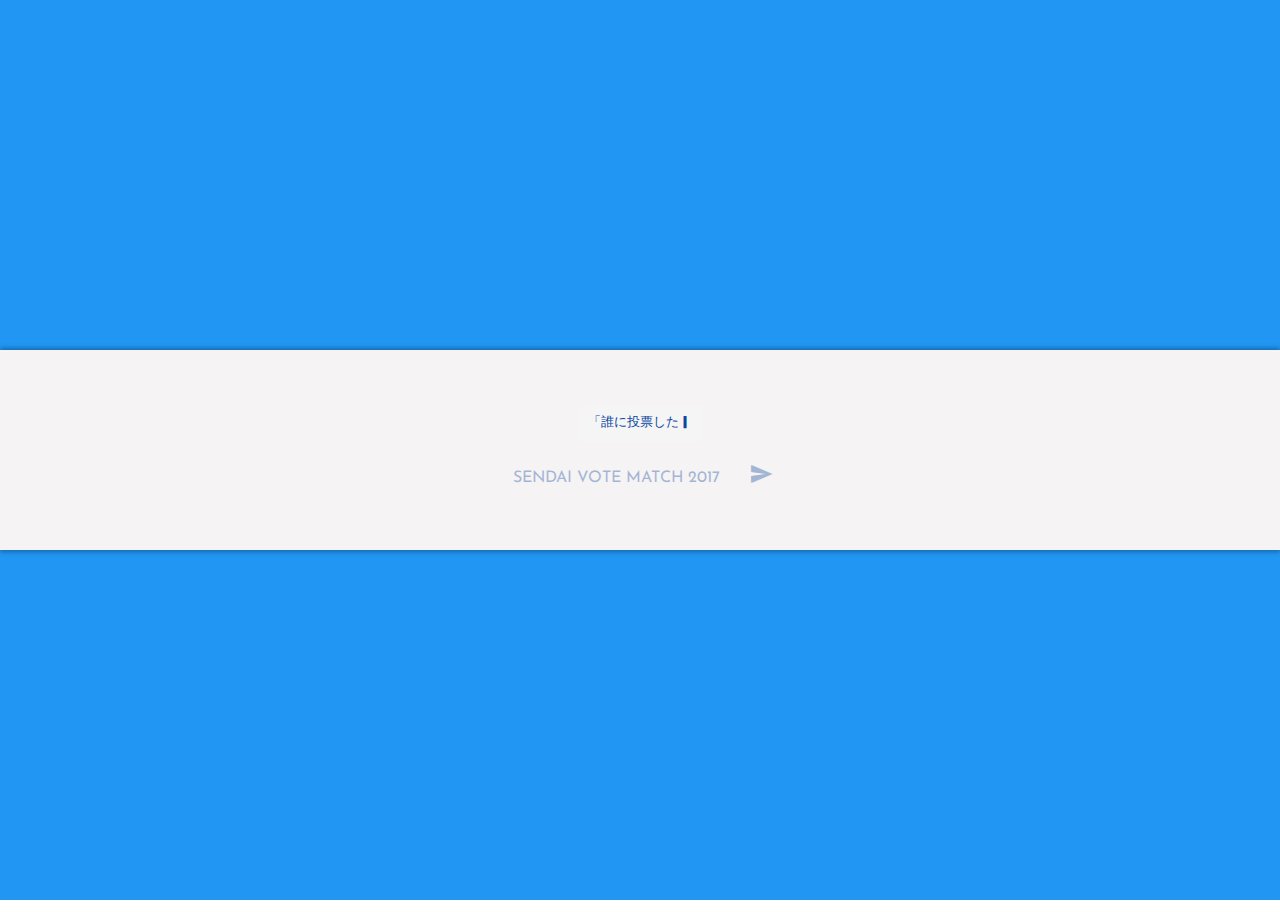
<file: index.html>
<!DOCTYPE html>
<html lang="ja">
<head prefix="og: http://ogp.me/ns# fb: http://ogp.me/ns/fb# article: http://ogp.me/ns/article#">
    <meta http-equiv="Content-Type" content="text/html; charset=UTF-8">

    <meta http-equiv="X-UA-Compatible" content="IE=edge">
    <title>仙台市長選2017_ボートマッチ</title>
    <meta name="description" content="仙台市長選2017_ボートマッチは、有権者（あなた）と立候補者の双方に同内容のアンケートに答えてもらい、政策についての考えのマッチ率（一致度）を測定することができるインターネットサービスです。">
    <meta property="og:title" content="仙台市長選2017_ボートマッチ"/>
    <meta property="og:type" content="website"/>
    <meta property="og:url" content="http://mediage.org/votematch"/>
    <meta property="og:image" content="http://mediage.org/votematch/img/snsogp.png"/>
    <meta property="og:site_name" content="仙台市長選2017_ボートマッチ"/>
    <meta property="og:description" content="仙台市長選2017_ボートマッチは、有権者（あなた）と立候補者の双方に同内容のアンケートに答えてもらい、政策についての考えのマッチ率（一致度）を測定することができるインターネットサービスです。"/>

    <!-- Facebook用設定 -->
    <meta property="fb:app_id" content="727427227437012"/>

    <!-- ※Twitter共通設定 -->
    <meta name="twitter:card" content="summary">
    <meta name="twitter:site" content="@mediage_info">
    <meta name="twitter:creator" content="@mediage_info">
    <meta name="twitter:title" content="仙台市長選2017_ボートマッチ">
    <meta name="twitter:description"
          content="仙台市長選2017_ボートマッチは、有権者（あなた）と立候補者の双方に同内容のアンケートに答えてもらい、政策についての考えのマッチ率（一致度）を測定することができるインターネットサービスです。">
    <meta name="twitter:image" content="http://mediage.org/votematch/img/snsogp.png">

    <meta name="viewport" content="width=device-width, initial-scale=1.0, user-scalable=yes">
    <link rel="apple-touch-icon" sizes="180x180" href="apple-touch-icon.png">
    <link rel="icon" type="image/png" sizes="32x32" href="favicon-32x32.png">
    <link rel="icon" type="image/png" sizes="16x16" href="favicon-16x16.png">
    <link rel="manifest" href="manifest.json">
    <link rel="mask-icon" href="safari-pinned-tab.svg" color="#5bbad5">
    <meta name="theme-color" content="#ffffff">

    <meta http-equiv="refresh" content="9;URL=2017sendaimayor.html">

    <link rel="stylesheet" href="css/reset.css"><!--リセット-->
    <link rel="stylesheet" href="css/material-design-iconic-font.min.css">
    <link rel="stylesheet" href="https://maxcdn.bootstrapcdn.com/font-awesome/4.5.0/css/font-awesome.min.css">
    <link rel="stylesheet" href="css/jquery.circliful.css">
    <link rel="stylesheet" href="https://fonts.googleapis.com/css?family=Josefin+Sans&subset=latin,latin-ext">
    <link rel="stylesheet" href="https://maxcdn.bootstrapcdn.com/font-awesome/4.6.3/css/font-awesome.min.css">
    <link rel="stylesheet" href="https://fonts.googleapis.com/icon?family=Material+Icons">
    <link rel="stylesheet" href="css/style.css">
    <link rel="stylesheet" href="css/start.css">

    <script type="text/javascript" src="js/jquery-3.2.0.min.js"></script>
    <script type="text/javascript" src="js/t.min.js"></script>
    <script type="text/javascript" src="js/shindan.js"></script>
    <script>
        (function(i,s,o,g,r,a,m){i['GoogleAnalyticsObject']=r;i[r]=i[r]||function(){
                (i[r].q=i[r].q||[]).push(arguments)},i[r].l=1*new Date();a=s.createElement(o),
            m=s.getElementsByTagName(o)[0];a.async=1;a.src=g;m.parentNode.insertBefore(a,m)
        })(window,document,'script','https://www.google-analytics.com/analytics.js','ga');

        ga('create', 'UA-48937819-1', 'auto');
        ga('send', 'pageview');

    </script>
</head>
<body>
<script>
    window.fbAsyncInit = function() {
        FB.init({
            appId      : '727427227437012',
            xfbml      : true,
            version    : 'v2.9'
        });
        FB.AppEvents.logPageView();
    };

    (function(d, s, id){
        var js, fjs = d.getElementsByTagName(s)[0];
        if (d.getElementById(id)) {return;}
        js = d.createElement(s); js.id = id;
        js.src = "//connect.facebook.net/en_US/sdk.js";
        fjs.parentNode.insertBefore(js, fjs);
    }(document, 'script', 'facebook-jssdk'));
</script>
<div class="container flex horizontal">

    <div class="banner flex vertical grayscale shadow tobo">
        <pre id="demo_2">「誰に投票したらいいんだろう」<del><s>pink,white</s>仙台しちょうせん</del>  #仙台市長選<br><ins>0.5</ins>そんなあなたに、ちょっぴり役立つかもしれない</pre>
        <a id="contact-link" href="2017sendaimayor.html" class="text nodecoration flex horizontal"><p>Sendai Vote Match 2017</p><i
                class="material-icons">send</i></a>
    </div>
</div>

<script>
    /* just added so that the animation continues even when you're not hovering anymore */

    var timeOut;
    document.getElementById("contact-link").addEventListener('mouseover', function () {
        document.getElementById("contact-link").className = "active text nodecoration flex horizontal";
        clearTimeout(timeOut);
        timeOut = setTimeout(function () {
            document.getElementById("contact-link").className = "text nodecoration flex horizontal";
        }, 4000);
    })

    $('#demo_2').t({
        speed:90,
        blink:300,
        typing:function(e,char,chars_left,chars_total){
            e.prev('h2').text(~~(100-(((chars_left/chars_total)*100)))+'%');
        },
        fin:function(e){setTimeout(function(){e.prev('h2').text('#2')},500);}
    });

    $(function(){
        $("#contact-link").css({opacity:'0'});
        setTimeout(function(){
            $("#contact-link").stop().animate({opacity:'1'},1000);
        },300);
    });
</script>

</body>
</html>
</file>
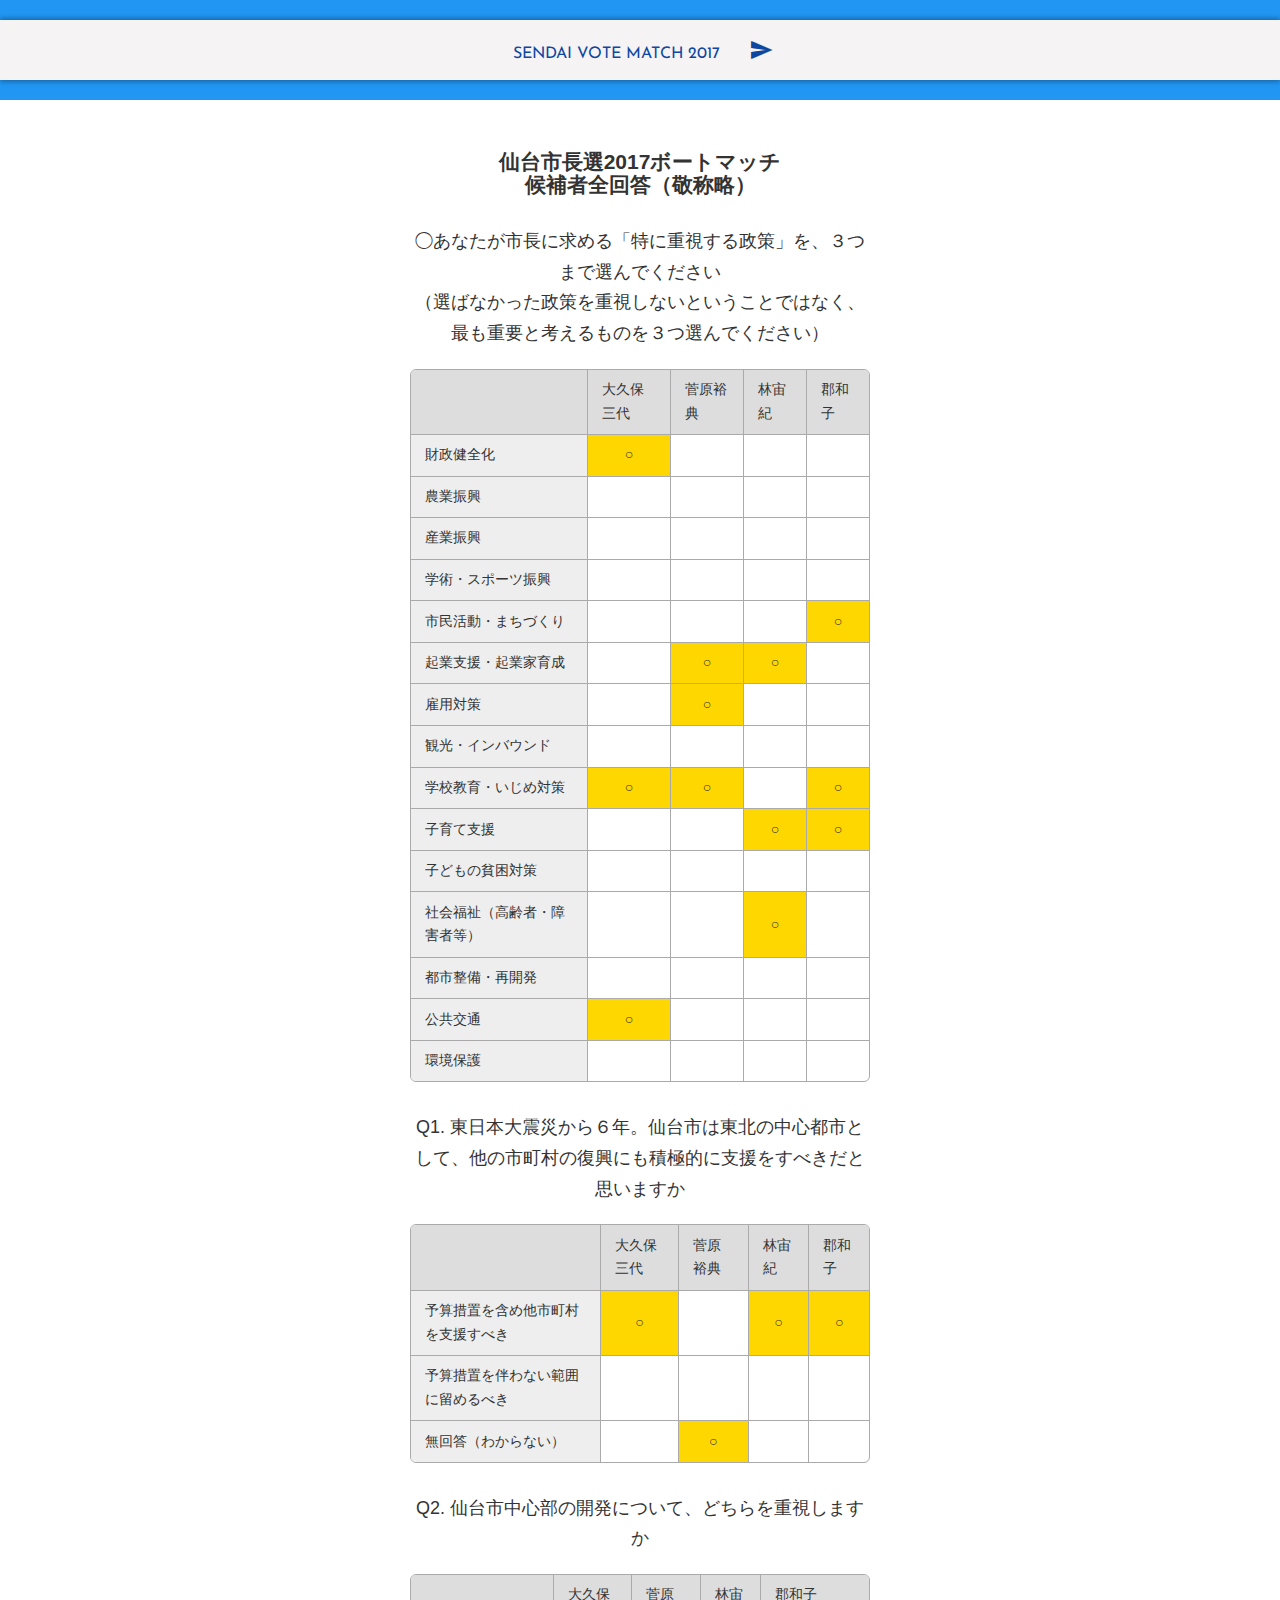
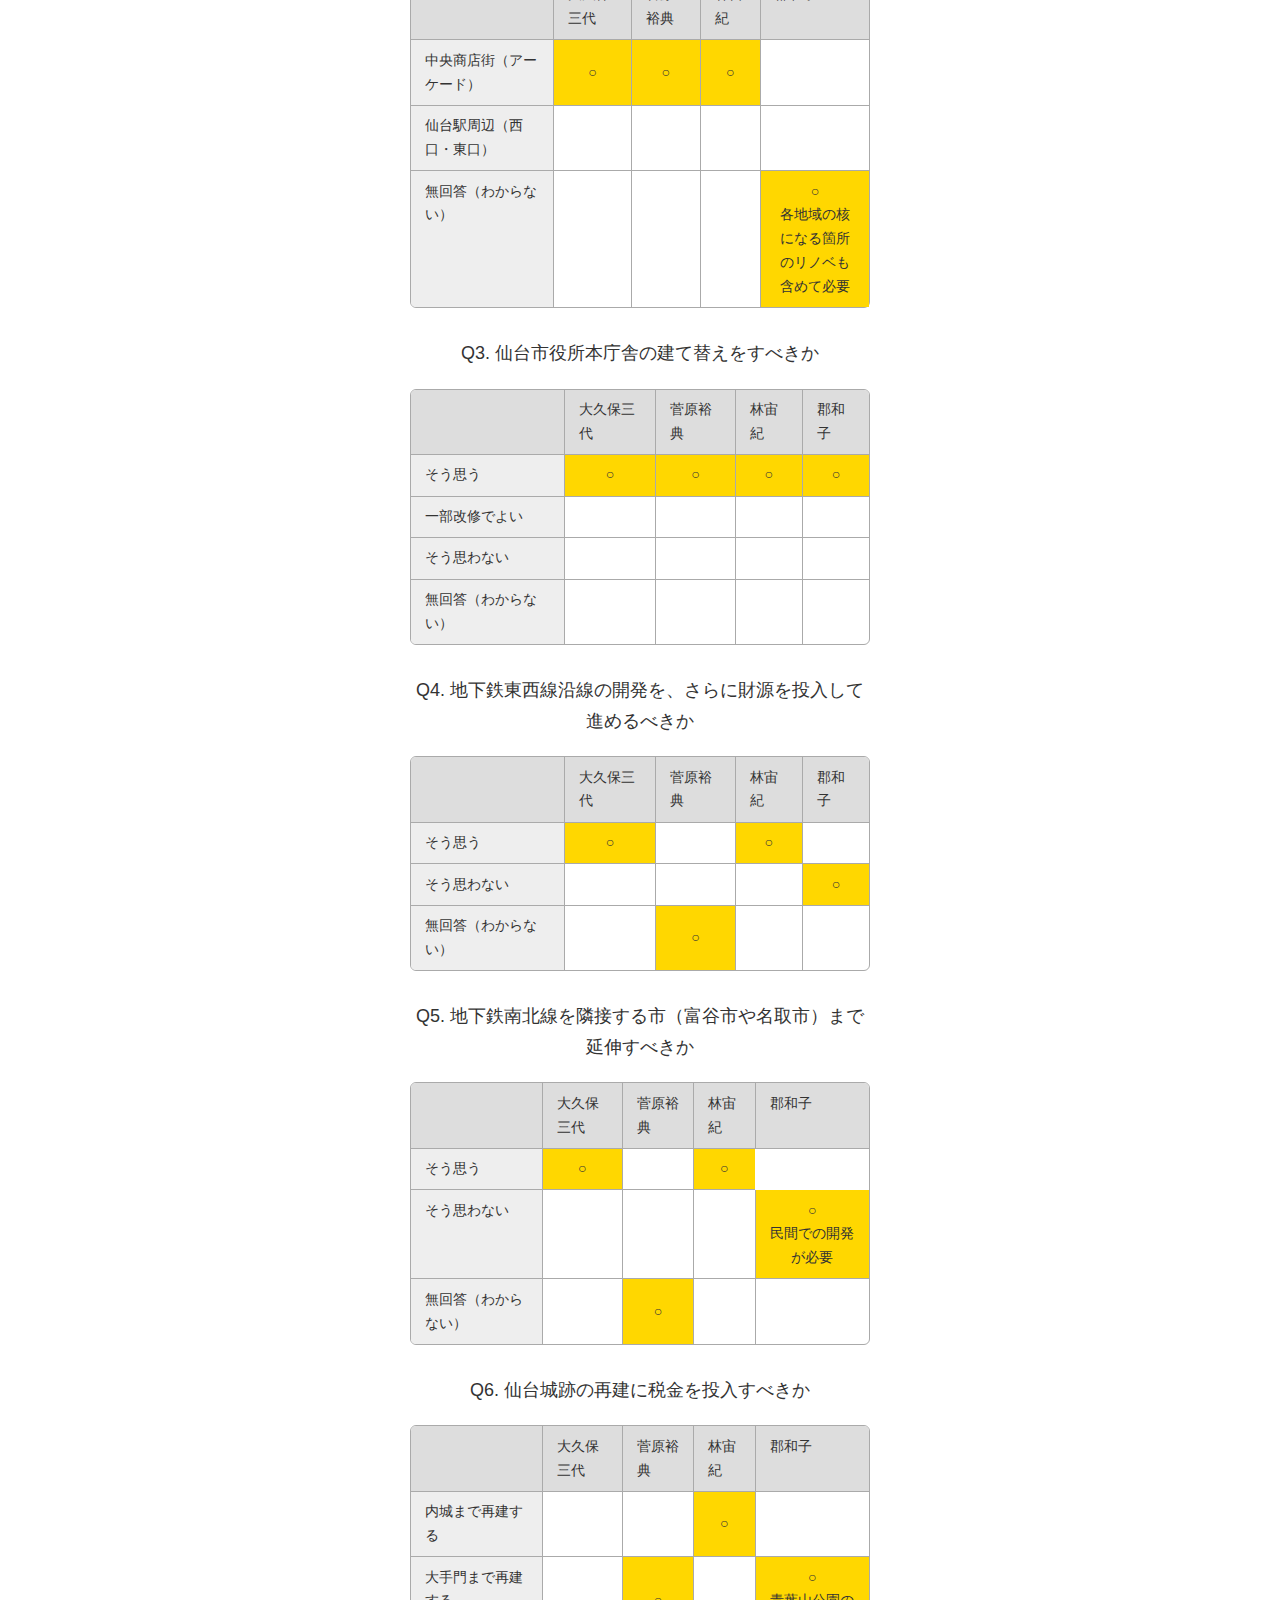
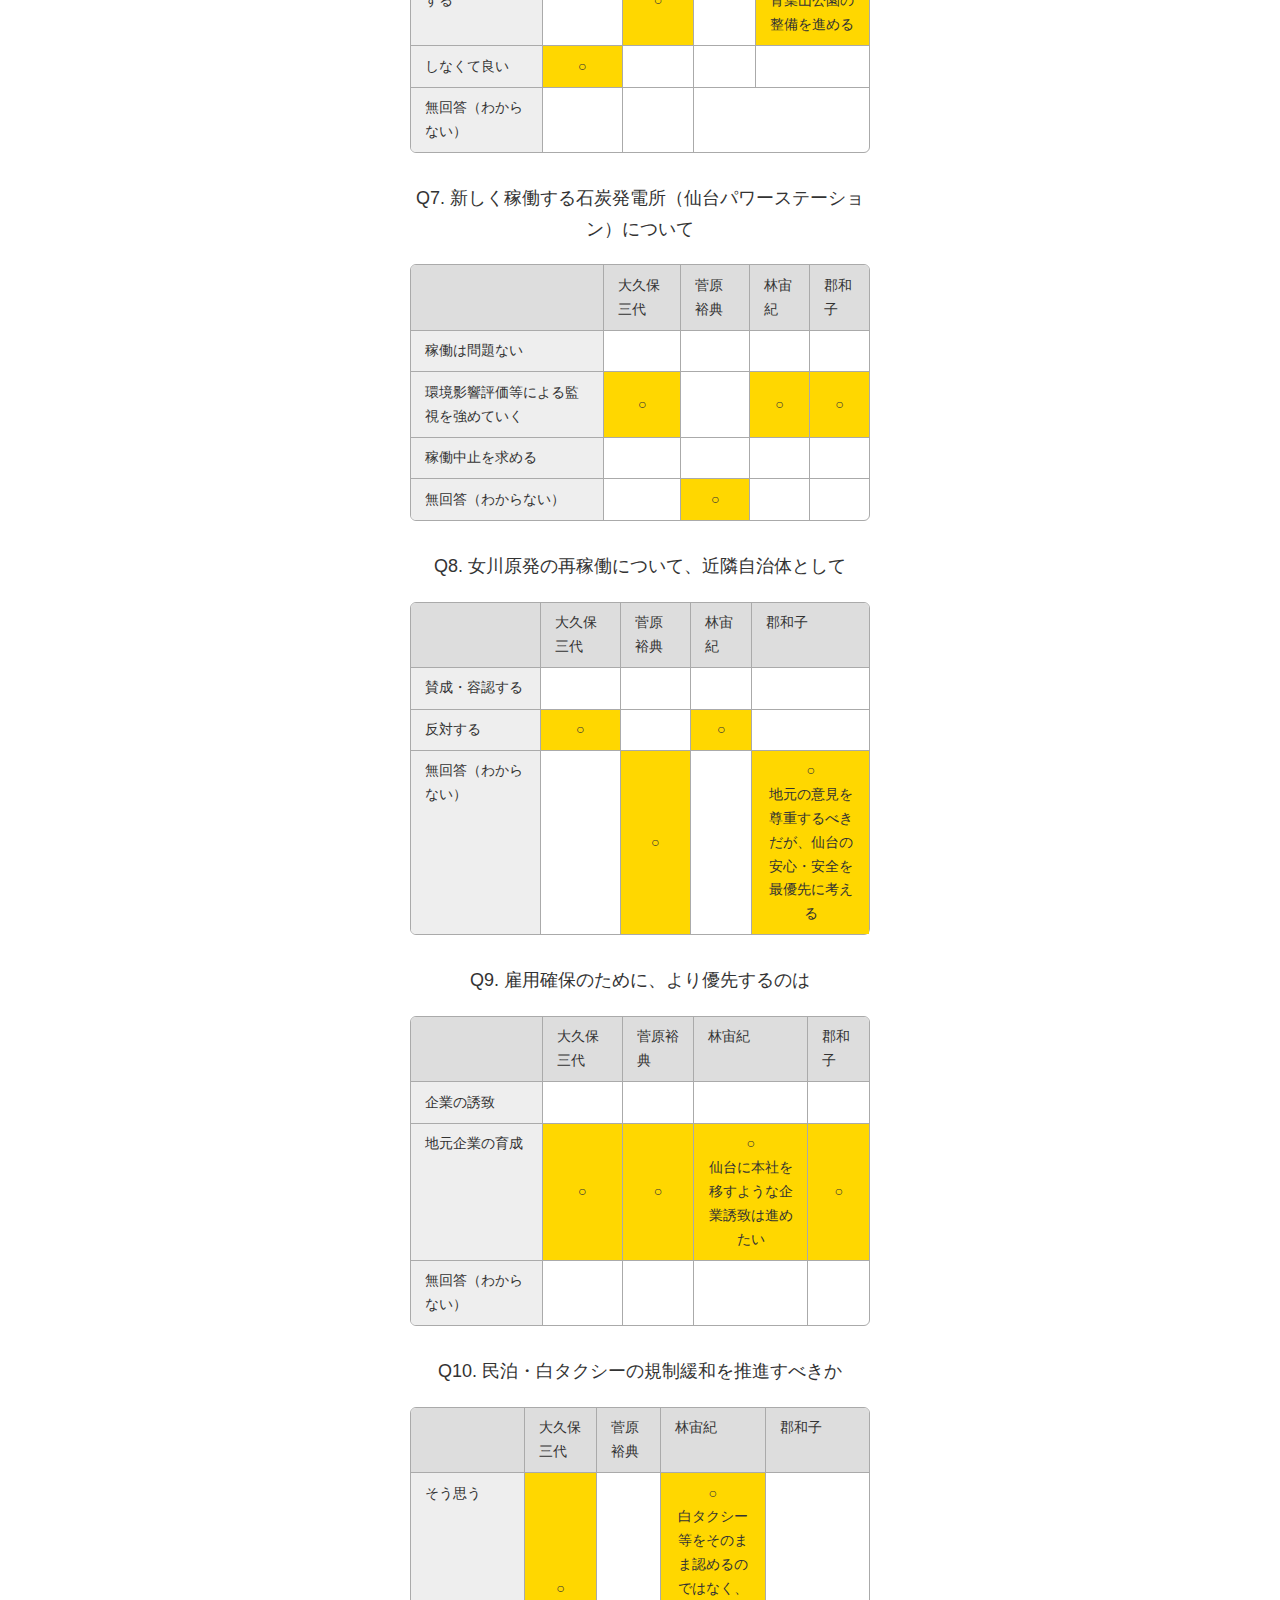
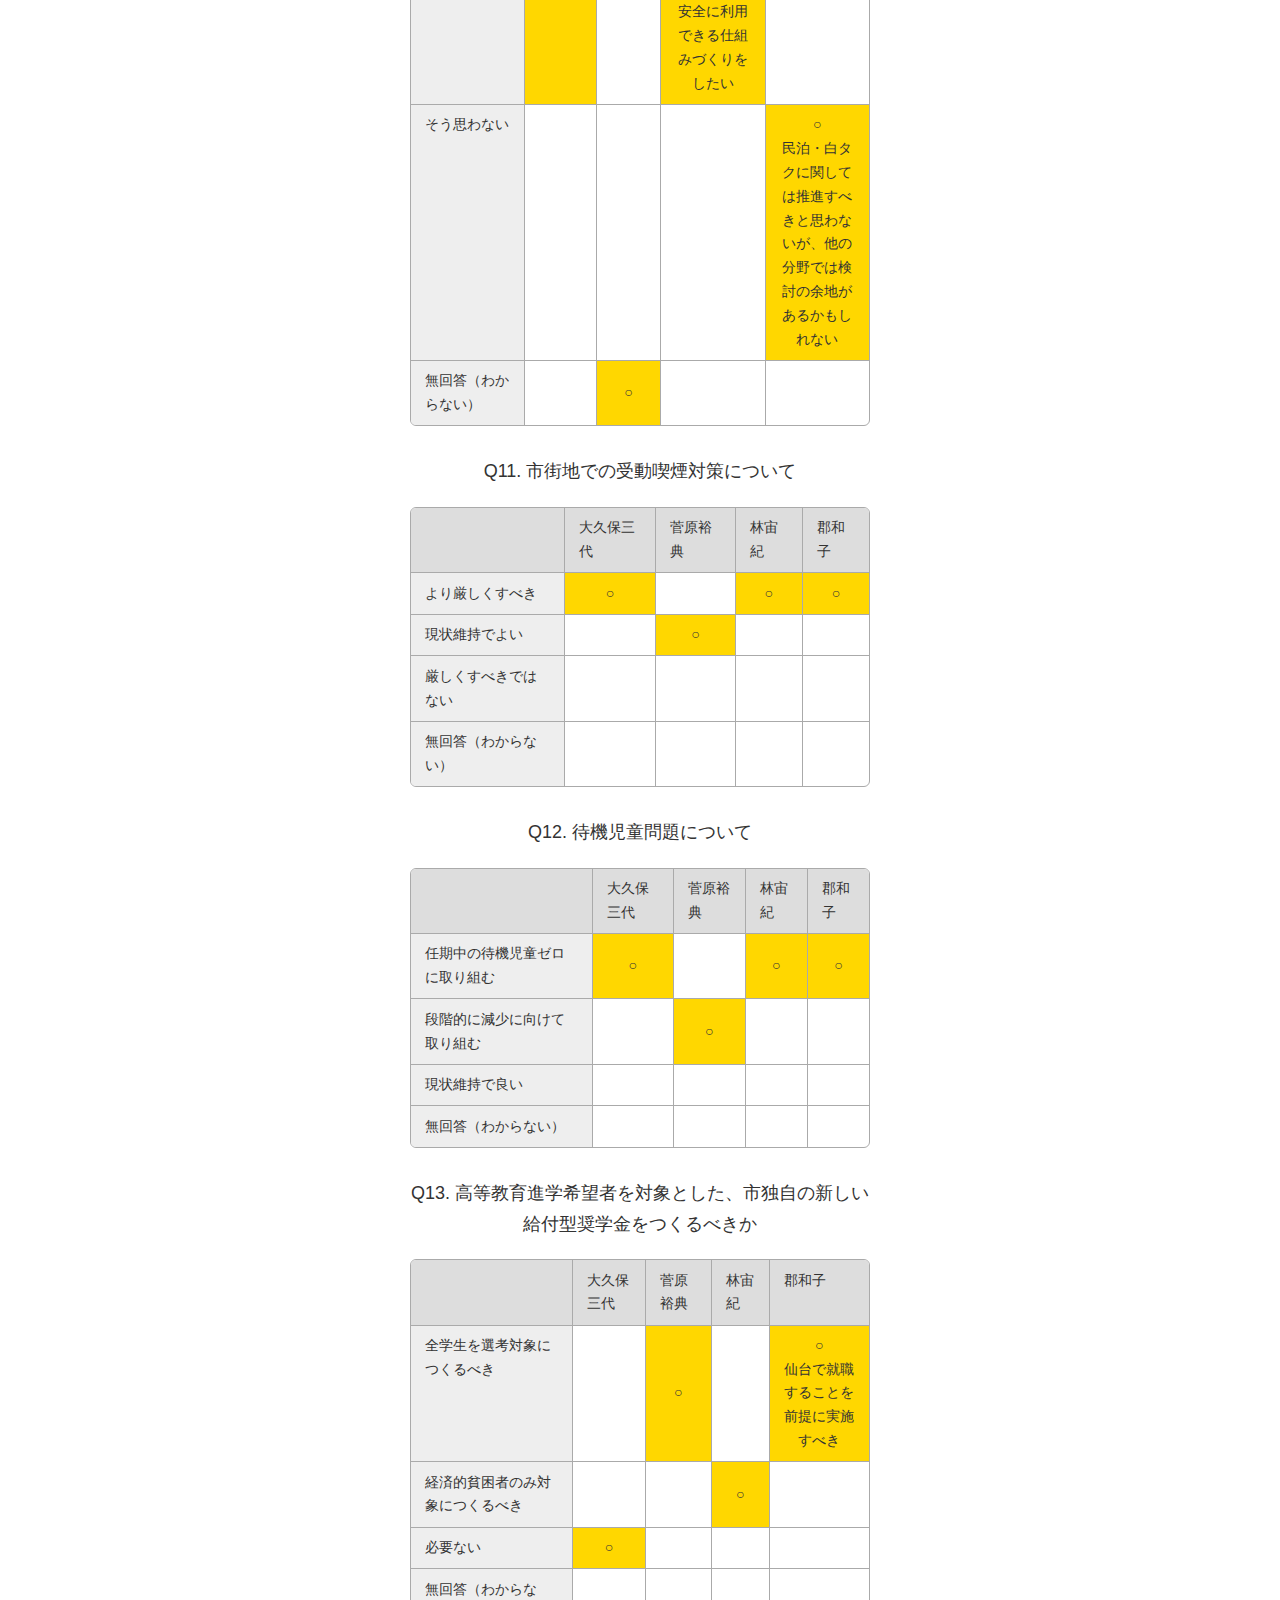
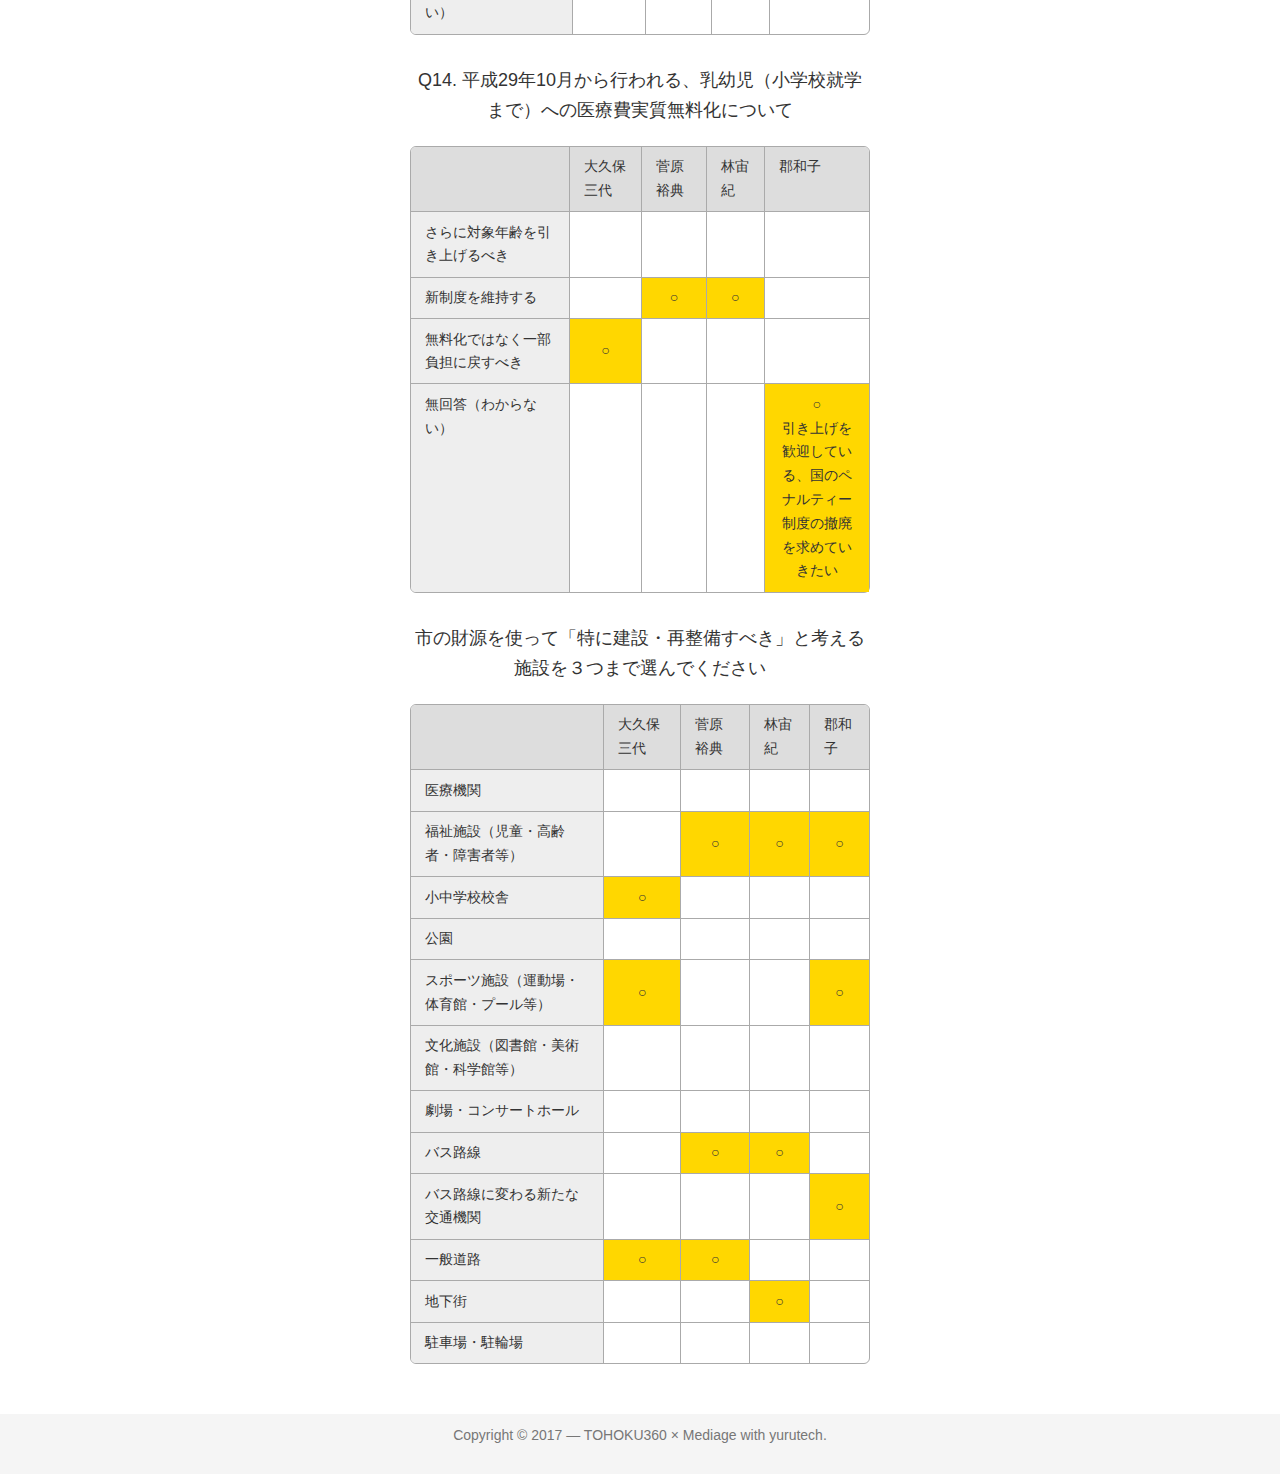
<file: 2017sendaimayor-answer.html>
<!DOCTYPE html>
<html lang="ja">
<head>
    <meta http-equiv="Content-Type" content="text/html; charset=UTF-8">
    <meta http-equiv="X-UA-Compatible" content="IE=edge">
    <title>仙台市長選2017_ボートマッチ_候補者全回答</title>
    <meta name="description" content="仙台市長選2017_ボートマッチは、有権者（あなた）と立候補者の双方に同内容のアンケートに答えてもらい、政策についての考えのマッチ率（一致度）を測定することができるインターネットサービスです。候補者全回答はこちら">
    <meta property="og:title" content="仙台市長選2017_ボートマッチ"/>
    <meta property="og:type" content="website"/>
    <meta property="og:url" content="http://mediage.org/votematch"/>
    <meta property="og:image" content="http://mediage.org/votematch/img/snsogp.png"/>
    <meta property="og:site_name" content="仙台市長選2017_ボートマッチ"/>
    <meta property="og:description" content="仙台市長選2017_ボートマッチは、有権者（あなた）と立候補者の双方に同内容のアンケートに答えてもらい、政策についての考えのマッチ率（一致度）を測定することができるインターネットサービスです。"/>

    <!-- Facebook用設定 -->
    <meta property="fb:app_id" content="727427227437012"/>

    <!-- ※Twitter共通設定 -->
    <meta name="twitter:card" content="summary">
    <meta name="twitter:site" content="@mediage_info">
    <meta name="twitter:creator" content="@mediage_info">
    <meta name="twitter:title" content="仙台市長選2017_ボートマッチ">
    <meta name="twitter:description"
          content="仙台市長選2017_ボートマッチは、有権者（あなた）と立候補者の双方に同内容のアンケートに答えてもらい、政策についての考えのマッチ率（一致度）を測定することができるインターネットサービスです。">
    <meta name="twitter:image" content="http://mediage.org/votematch/img/snsogp.png">

    <meta name="viewport" content="width=device-width, initial-scale=1.0, user-scalable=yes">
    <link rel="apple-touch-icon" sizes="180x180" href="apple-touch-icon.png">
    <link rel="icon" type="image/png" sizes="32x32" href="favicon-32x32.png">
    <link rel="icon" type="image/png" sizes="16x16" href="favicon-16x16.png">
    <link rel="manifest" href="manifest.json">
    <link rel="mask-icon" href="safari-pinned-tab.svg" color="#5bbad5">
    <meta name="theme-color" content="#ffffff">

    <link rel="stylesheet" href="css/reset.css"><!--リセット-->
    <link rel="stylesheet" href="https://maxcdn.bootstrapcdn.com/bootstrap/3.3.6/css/bootstrap.min.css">
    <link rel="stylesheet" href="css/material-design-iconic-font.min.css">
    <link rel="stylesheet" href="https://maxcdn.bootstrapcdn.com/font-awesome/4.5.0/css/font-awesome.min.css">
    <link rel="stylesheet" href="css/jquery.circliful.css">
    <link rel="stylesheet" href="https://fonts.googleapis.com/css?family=Josefin+Sans&subset=latin,latin-ext">
    <link rel="stylesheet" href="https://maxcdn.bootstrapcdn.com/font-awesome/4.6.3/css/font-awesome.min.css">
    <link rel="stylesheet" href="https://fonts.googleapis.com/icon?family=Material+Icons">
    <link rel="stylesheet" href="css/style.css">
    <script type="text/javascript" src="js/jquery-3.2.0.min.js"></script>
    <script type="text/javascript" src="js/shindan.js"></script>
    <script>
        (function(i,s,o,g,r,a,m){i['GoogleAnalyticsObject']=r;i[r]=i[r]||function(){
                (i[r].q=i[r].q||[]).push(arguments)},i[r].l=1*new Date();a=s.createElement(o),
            m=s.getElementsByTagName(o)[0];a.async=1;a.src=g;m.parentNode.insertBefore(a,m)
        })(window,document,'script','https://www.google-analytics.com/analytics.js','ga');

        ga('create', 'UA-48937819-1', 'auto');
        ga('send', 'pageview');

    </script>

</head>
<body>
<script>
    window.fbAsyncInit = function() {
        FB.init({
            appId      : '727427227437012',
            xfbml      : true,
            version    : 'v2.9'
        });
        FB.AppEvents.logPageView();
    };

    (function(d, s, id){
        var js, fjs = d.getElementsByTagName(s)[0];
        if (d.getElementById(id)) {return;}
        js = d.createElement(s); js.id = id;
        js.src = "//connect.facebook.net/en_US/sdk.js";
        fjs.parentNode.insertBefore(js, fjs);
    }(document, 'script', 'facebook-jssdk'));
</script>
<div class="container">

    <div class="banner flex grayscale shadow tobo">
        <a id="contact-link" href="2017sendaimayor.html" class="text nodecoration flex horizontal"><p>Sendai Vote Match 2017</p><i
                class="material-icons">send</i></a>
    </div>
</div>
<div id="wrapper2">
    <h1>仙台市長選2017ボートマッチ <br>候補者全回答（敬称略）</h1>
    <p class="center">◯あなたが市長に求める「特に重視する政策」を、３つまで選んでください<br>
        （選ばなかった政策を重視しないということではなく、最も重要と考えるものを３つ選んでください）</p>
    <table class="center">
        <thead>
        <tr>
            <th>&nbsp;</th>
            <th>大久保三代</th>
            <th>菅原裕典</th>
            <th>林宙紀</th>
            <th>郡和子</th>
        </tr>
        </thead>
        <tbody>
        <tr>
            <th>財政健全化</th>
            <td class="yes">○</td>
            <td></td>
            <td></td>
            <td></td>
        </tr>
        <tr>
            <th>農業振興</th>
            <td></td>
            <td></td>
            <td></td>
            <td></td>
        </tr>
        <tr>
            <th>産業振興</th>
            <td></td>
            <td></td>
            <td></td>
            <td></td>
        </tr>
        <tr>
            <th>学術・スポーツ振興</th>
            <td></td>
            <td></td>
            <td></td>
            <td></td>
        </tr>
        <tr>
            <th>市民活動・まちづくり</th>
            <td></td>
            <td></td>
            <td></td>
            <td class="yes">○</td>
        </tr>
        <tr>
            <th>起業支援・起業家育成</th>
            <td></td>
            <td class="yes">○</td>
            <td class="yes">○</td>
            <td></td>
        </tr>
        <tr>
            <th>雇用対策</th>
            <td></td>
            <td class="yes">○</td>
            <td></td>
            <td></td>
        </tr>
        <tr>
            <th>観光・インバウンド</th>
            <td></td>
            <td></td>
            <td></td>
            <td></td>
        </tr>
        <tr>
            <th>学校教育・いじめ対策</th>
            <td class="yes">○</td>
            <td class="yes">○</td>
            <td></td>
            <td class="yes">○</td>
        </tr>
        <tr>
            <th>子育て支援</th>
            <td></td>
            <td></td>
            <td class="yes">○</td>
            <td class="yes">○</td>
        </tr>
        <tr>
            <th>子どもの貧困対策</th>
            <td></td>
            <td></td>
            <td></td>
            <td></td>
        </tr>
        <tr>
            <th>社会福祉（高齢者・障害者等）</th>
            <td></td>
            <td></td>
            <td class="yes">○</td>
            <td></td>
        </tr>
        <tr>
            <th>都市整備・再開発</th>
            <td></td>
            <td></td>
            <td></td>
            <td></td>
        </tr>
        <tr>
            <th>公共交通</th>
            <td class="yes">○</td>
            <td></td>
            <td></td>
            <td></td>
        </tr>
        <tr>
            <th>環境保護</th>
            <td></td>
            <td></td>
            <td></td>
            <td></td>
        </tr>
        </tbody>
    </table>

    <p class="center">Q1. 東日本大震災から６年。仙台市は東北の中心都市として、他の市町村の復興にも積極的に支援をすべきだと思いますか</p>
    <table class="center">
        <thead>
        <tr>
            <th>&nbsp;</th>
            <th>大久保三代</th>
            <th>菅原裕典</th>
            <th>林宙紀</th>
            <th>郡和子</th>
        </tr>
        </thead>
        <tbody>
        <tr>
            <th>予算措置を含め他市町村を支援すべき</th>
            <td class="yes">○</td>
            <td></td>
            <td class="yes">○</td>
            <td class="yes">○</td>
        </tr>
        <tr>
            <th>予算措置を伴わない範囲に留めるべき</th>
            <td></td>
            <td></td>
            <td></td>
            <td></td>
        </tr>
        <tr>
            <th>無回答（わからない）</th>
            <td></td>
            <td class="yes">○</td>
            <td></td>
            <td></td>
        </tr>
        </tbody>
    </table>
    <p class="center">Q2. 仙台市中心部の開発について、どちらを重視しますか</p>
    <table class="center">
        <thead>
        <tr>
            <th>&nbsp;</th>
            <th>大久保三代</th>
            <th>菅原裕典</th>
            <th>林宙紀</th>
            <th>郡和子</th>
        </tr>
        </thead>
        <tbody>
        <tr>
            <th>中央商店街（アーケード）</th>
            <td class="yes">○</td>
            <td class="yes">○</td>
            <td class="yes">○</td>
            <td></td>
        </tr>
        <tr>
            <th>仙台駅周辺（西口・東口）</th>
            <td></td>
            <td></td>
            <td></td>
            <td></td>
        </tr>
        <tr>
            <th>無回答（わからない）</th>
            <td></td>
            <td></td>
            <td></td>
            <td class="yes">○<br>各地域の核になる箇所のリノベも含めて必要</td>
        </tr>
        </tbody>
    </table>
    <p class="center">Q3. 仙台市役所本庁舎の建て替えをすべきか</p>
    <table class="center">
        <thead>
        <tr>
            <th>&nbsp;</th>
            <th>大久保三代</th>
            <th>菅原裕典</th>
            <th>林宙紀</th>
            <th>郡和子</th>
        </tr>
        </thead>
        <tbody>
        <tr>
            <th>そう思う</th>
            <td class="yes">○</td>
            <td class="yes">○</td>
            <td class="yes">○</td>
            <td class="yes">○</td>
        </tr>
        <tr>
            <th>一部改修でよい</th>
            <td></td>
            <td></td>
            <td></td>
            <td></td>
        </tr>
        <tr>
            <th>そう思わない</th>
            <td></td>
            <td></td>
            <td></td>
            <td></td>
        </tr>
        <tr>
            <th>無回答（わからない）</th>
            <td></td>
            <td></td>
            <td></td>
            <td></td>
        </tr>
        </tbody>
    </table>
    <p class="center">Q4. 地下鉄東西線沿線の開発を、さらに財源を投入して進めるべきか	</p>
    <table class="center">
        <thead>
        <tr>
            <th>&nbsp;</th>
            <th>大久保三代</th>
            <th>菅原裕典</th>
            <th>林宙紀</th>
            <th>郡和子</th>
        </tr>
        </thead>
        <tbody>
        <tr>
            <th>そう思う</th>
            <td class="yes">○</td>
            <td></td>
            <td class="yes">○</td>
            <td></td>
        </tr>
        <tr>
            <th>そう思わない</th>
            <td></td>
            <td></td>
            <td></td>
            <td class="yes">○</td>
        </tr>
        <tr>
            <th>無回答（わからない）</th>
            <td></td>
            <td class="yes">○</td>
            <td></td>
            <td></td>
        </tr>
        </tbody>
    </table>
    <p class="center">Q5. 地下鉄南北線を隣接する市（富谷市や名取市）まで延伸すべきか</p>
    <table class="center">
        <thead>
        <tr>
            <th>&nbsp;</th>
            <th>大久保三代</th>
            <th>菅原裕典</th>
            <th>林宙紀</th>
            <th>郡和子</th>
        </tr>
        </thead>
        <tbody>
        <tr>
            <th>そう思う</th>
            <td class="yes">○</td>
            <td></td>
            <td class="yes">○</td>
        </tr>
        <tr>
            <th>そう思わない</th>
            <td></td>
            <td></td>
            <td></td>
            <td class="yes">○<br>民間での開発が必要</td>
        </tr>
        <tr>
            <th>無回答（わからない）</th>
            <td></td>
            <td class="yes">○</td>
            <td></td>
            <td></td>
        </tr>
        </tbody>
    </table>
    <p class="center">Q6. 仙台城跡の再建に税金を投入すべきか</p>
    <table class="center">
        <thead>
        <tr>
            <th>&nbsp;</th>
            <th>大久保三代</th>
            <th>菅原裕典</th>
            <th>林宙紀</th>
            <th>郡和子</th>
        </tr>
        </thead>
        <tbody>
        <tr>
            <th>内城まで再建する</th>
            <td></td>
            <td></td>
            <td class="yes">○</td>
            <td></td>
        </tr>
        <tr>
            <th>大手門まで再建する</th>
            <td></td>
            <td class="yes">○</td>
            <td></td>
            <td class="yes">○<br>青葉山公園の整備を進める</td>
        </tr>
        <tr>
            <th>しなくて良い</th>
            <td class="yes">○</td>
            <td></td>
            <td></td>
            <td></td>
        </tr>
        <tr>
            <th>無回答（わからない）</th>
            <td></td>
            <td></td>
            <td></td>
        </tr>
        </tbody>
    </table>
    <p class="center">Q7. 新しく稼働する石炭発電所（仙台パワーステーション）について	</p>
    <table class="center">
        <thead>
        <tr>
            <th>&nbsp;</th>
            <th>大久保三代</th>
            <th>菅原裕典</th>
            <th>林宙紀</th>
            <th>郡和子</th>
        </tr>
        </thead>
        <tbody>
        <tr>
            <th>稼働は問題ない</th>
            <td></td>
            <td></td>
            <td></td>
            <td></td>
        </tr>
        <tr>
            <th>環境影響評価等による監視を強めていく</th>
            <td class="yes">○</td>
            <td></td>
            <td class="yes">○</td>
            <td class="yes">○</td>
        </tr>
        <tr>
            <th>稼働中止を求める</th>
            <td></td>
            <td></td>
            <td></td>
            <td></td>
        </tr>
        <tr>
            <th>無回答（わからない）</th>
            <td></td>
            <td class="yes">○</td>
            <td></td>
            <td></td>
        </tr>
        </tbody>
    </table>
    <p class="center">Q8. 女川原発の再稼働について、近隣自治体として</p>
    <table class="center">
        <thead>
        <tr>
            <th>&nbsp;</th>
            <th>大久保三代</th>
            <th>菅原裕典</th>
            <th>林宙紀</th>
            <th>郡和子</th>
        </tr>
        </thead>
        <tbody>
        <tr>
            <th>賛成・容認する</th>
            <td></td>
            <td></td>
            <td></td>
            <td></td>
        </tr>
        <tr>
            <th>反対する</th>
            <td class="yes">○</td>
            <td></td>
            <td class="yes">○</td>
            <td></td>
        </tr>
        <tr>
            <th>無回答（わからない）</th>
            <td></td>
            <td class="yes">○</td>
            <td></td>
            <td class="yes">○<br>地元の意見を尊重するべきだが、仙台の安心・安全を最優先に考える</td>
        </tr>
        </tbody>
    </table>
    <p class="center">Q9. 雇用確保のために、より優先するのは	</p>
    <table class="center">
        <thead>
        <tr>
            <th>&nbsp;</th>
            <th>大久保三代</th>
            <th>菅原裕典</th>
            <th>林宙紀</th>
            <th>郡和子</th>
        </tr>
        </thead>
        <tbody>
        <tr>
            <th>企業の誘致</th>
            <td></td>
            <td></td>
            <td></td>
            <td></td>
        </tr>
        <tr>
            <th>地元企業の育成</th>
            <td class="yes">○</td>
            <td class="yes">○</td>
            <td class="yes">○<br>仙台に本社を移すような企業誘致は進めたい</td>
            <td class="yes">○</td>
        </tr>
        <tr>
            <th>無回答（わからない）</th>
            <td></td>
            <td></td>
            <td></td>
            <td></td>
        </tr>
        </tbody>
    </table>
    <p class="center">Q10. 民泊・白タクシーの規制緩和を推進すべきか</p>
    <table class="center">
        <thead>
        <tr>
            <th>&nbsp;</th>
            <th>大久保三代</th>
            <th>菅原裕典</th>
            <th>林宙紀</th>
            <th>郡和子</th>
        </tr>
        </thead>
        <tbody>
        <tr>
            <th>そう思う</th>
            <td class="yes">○</td>
            <td></td>
            <td class="yes">○<br>白タクシー等をそのまま認めるのではなく、安全に利用できる仕組みづくりをしたい</td>
            <td></td>
        </tr>
        <tr>
            <th>そう思わない</th>
            <td></td>
            <td></td>
            <td></td>
            <td class="yes">○<br>民泊・白タクに関しては推進すべきと思わないが、他の分野では検討の余地があるかもしれない</td>
        </tr>
        <tr>
            <th>無回答（わからない）</th>
            <td></td>
            <td class="yes">○</td>
            <td></td>
            <td></td>
        </tr>
        </tbody>
    </table>
    <p class="center">Q11. 市街地での受動喫煙対策について	</p>
    <table class="center">
        <thead>
        <tr>
            <th>&nbsp;</th>
            <th>大久保三代</th>
            <th>菅原裕典</th>
            <th>林宙紀</th>
            <th>郡和子</th>
        </tr>
        </thead>
        <tbody>
        <tr>
            <th>より厳しくすべき</th>
            <td class="yes">○</td>
            <td></td>
            <td class="yes">○</td>
            <td class="yes">○</td>
        </tr>
        <tr>
            <th>現状維持でよい</th>
            <td></td>
            <td class="yes">○</td>
            <td></td>
            <td></td>
        </tr>
        <tr>
            <th>厳しくすべきではない</th>
            <td></td>
            <td></td>
            <td></td>
            <td></td>
        </tr>
        <tr>
            <th>無回答（わからない）</th>
            <td></td>
            <td></td>
            <td></td>
            <td></td>
        </tr>
        </tbody>
    </table>
    <p class="center">Q12. 待機児童問題について</p>
    <table class="center">
        <thead>
        <tr>
            <th>&nbsp;</th>
            <th>大久保三代</th>
            <th>菅原裕典</th>
            <th>林宙紀</th>
            <th>郡和子</th>
        </tr>
        </thead>
        <tbody>
        <tr>
            <th>任期中の待機児童ゼロに取り組む</th>
            <td class="yes">○</td>
            <td></td>
            <td class="yes">○</td>
            <td class="yes">○</td>
        </tr>
        <tr>
            <th>段階的に減少に向けて取り組む</th>
            <td></td>
            <td class="yes">○</td>
            <td></td>
            <td></td>
        </tr>
        <tr>
            <th>現状維持で良い</th>
            <td></td>
            <td></td>
            <td></td>
            <td></td>
        </tr>
        <tr>
            <th>無回答（わからない）</th>
            <td></td>
            <td></td>
            <td></td>
            <td></td>
        </tr>
        </tbody>
    </table>
    <p class="center">Q13. 高等教育進学希望者を対象とした、市独自の新しい給付型奨学金をつくるべきか</p>
    <table class="center">
        <thead>
        <tr>
            <th>&nbsp;</th>
            <th>大久保三代</th>
            <th>菅原裕典</th>
            <th>林宙紀</th>
            <th>郡和子</th>
        </tr>
        </thead>
        <tbody>
        <tr>
            <th>全学生を選考対象につくるべき</th>
            <td></td>
            <td class="yes">○</td>
            <td></td>
            <td class="yes">○<br>仙台で就職することを前提に実施すべき</td>
        </tr>
        <tr>
            <th>経済的貧困者のみ対象につくるべき</th>
            <td></td>
            <td></td>
            <td class="yes">○</td>
            <td></td>
        </tr>
        <tr>
            <th>必要ない</th>
            <td class="yes">○</td>
            <td></td>
            <td></td>
            <td></td>
        </tr>
        <tr>
            <th>無回答（わからない）</th>
            <td></td>
            <td></td>
            <td></td>
            <td></td>
        </tr>
        </tbody>
    </table>
    <p class="center">Q14. 平成29年10月から行われる、乳幼児（小学校就学まで）への医療費実質無料化について</p>
    <table class="center">
        <thead>
        <tr>
            <th>&nbsp;</th>
            <th>大久保三代</th>
            <th>菅原裕典</th>
            <th>林宙紀</th>
            <th>郡和子</th>
        </tr>
        </thead>
        <tbody>
        <tr>
            <th>さらに対象年齢を引き上げるべき</th>
            <td></td>
            <td></td>
            <td></td>
            <td></td>
        </tr>
        <tr>
            <th>新制度を維持する</th>
            <td></td>
            <td class="yes">○</td>
            <td class="yes">○</td>
            <td></td>
        </tr>
        <tr>
            <th>無料化ではなく一部負担に戻すべき</th>
            <td class="yes">○</td>
            <td></td>
            <td></td>
            <td></td>
        </tr>
        <tr>
            <th>無回答（わからない）</th>
            <td></td>
            <td></td>
            <td></td>
            <td class="yes">○<br>引き上げを歓迎している、国のペナルティー制度の撤廃を求めていきたい</td>
        </tr>
        </tbody>
    </table>
    <p class="center">市の財源を使って「特に建設・再整備すべき」と考える施設を３つまで選んでください</p>
    <table class="center">
        <thead>
        <tr>
            <th>&nbsp;</th>
            <th>大久保三代</th>
            <th>菅原裕典</th>
            <th>林宙紀</th>
            <th>郡和子</th>
        </tr>
        </thead>
        <tbody>
        <tr>
            <th>医療機関</th>
            <td></td>
            <td></td>
            <td></td>
            <td></td>
        </tr>
        <tr>
            <th>福祉施設（児童・高齢者・障害者等）</th>
            <td></td>
            <td class="yes">○</td>
            <td class="yes">○</td>
            <td class="yes">○</td>
        </tr>
        <tr>
            <th>小中学校校舎</th>
            <td class="yes">○</td>
            <td></td>
            <td></td>
            <td></td>
        </tr>
        <tr>
            <th>公園</th>
            <td></td>
            <td></td>
            <td></td>
            <td></td>
        </tr>
        <tr>
            <th>スポーツ施設（運動場・体育館・プール等）</th>
            <td class="yes">○</td>
            <td></td>
            <td></td>
            <td class="yes">○</td>
        </tr>
        <tr>
            <th>文化施設（図書館・美術館・科学館等）</th>
            <td></td>
            <td></td>
            <td></td>
            <td></td>
        </tr>
        <tr>
            <th>劇場・コンサートホール</th>
            <td></td>
            <td></td>
            <td></td>
            <td></td>
        </tr>
        <tr>
            <th>バス路線</th>
            <td></td>
            <td class="yes">○</td>
            <td class="yes">○</td>
            <td></td>
        </tr>
        <tr>
            <th>バス路線に変わる新たな交通機関</th>
            <td></td>
            <td></td>
            <td></td>
            <td class="yes">○</td>
        </tr>
        <tr>
            <th>一般道路</th>
            <td class="yes">○</td>
            <td class="yes">○</td>
            <td></td>
            <td></td>
        </tr>
        <tr>
            <th>地下街</th>
            <td></td>
            <td></td>
            <td class="yes">○</td>
            <td></td>
        </tr>
        <tr>
            <th>駐車場・駐輪場</th>
            <td></td>
            <td></td>
            <td></td>
            <td></td>
        </tr>
        </tbody>
    </table>
</div>
<footer class="footer">
    <div class="container-f">
        <p class="text-muted center">Copyright © 2017 — TOHOKU360 × Mediage with yurutech.</p>
    </div>
</footer>
</body>
</html>
</file>
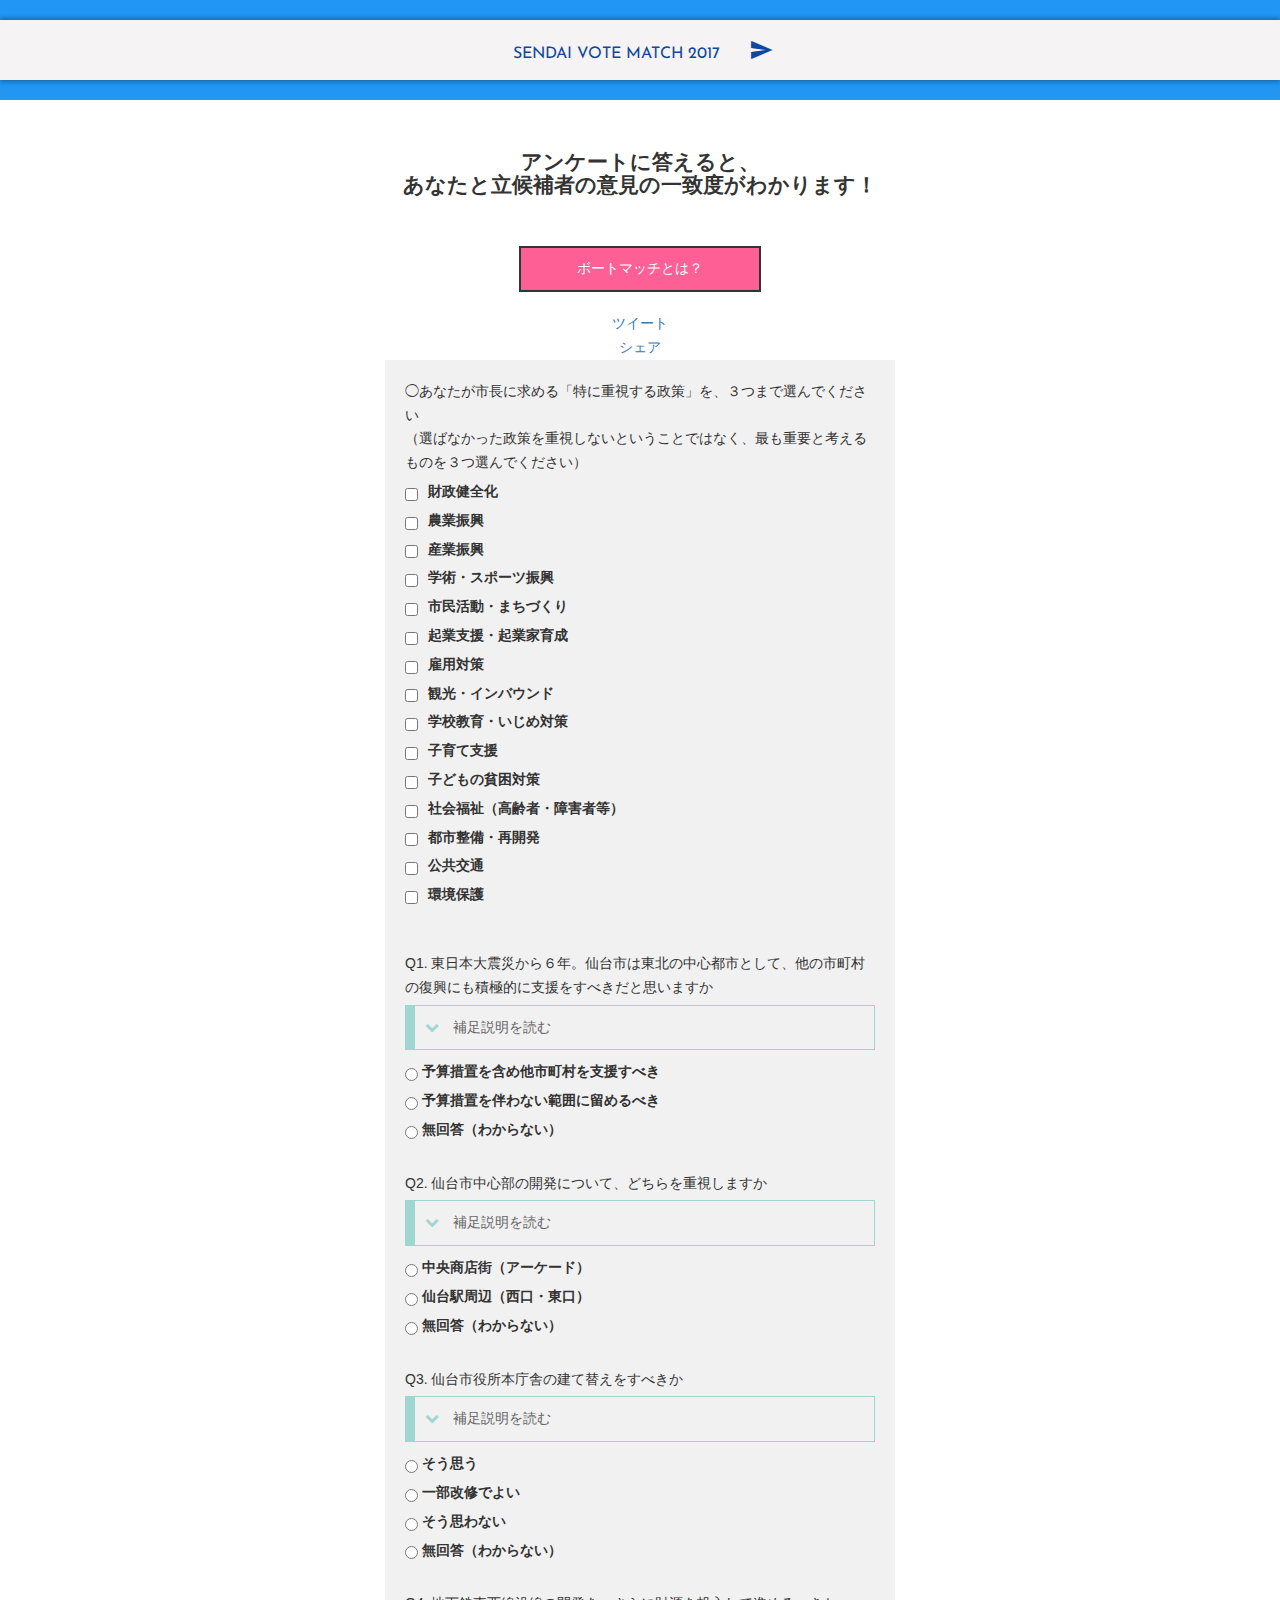
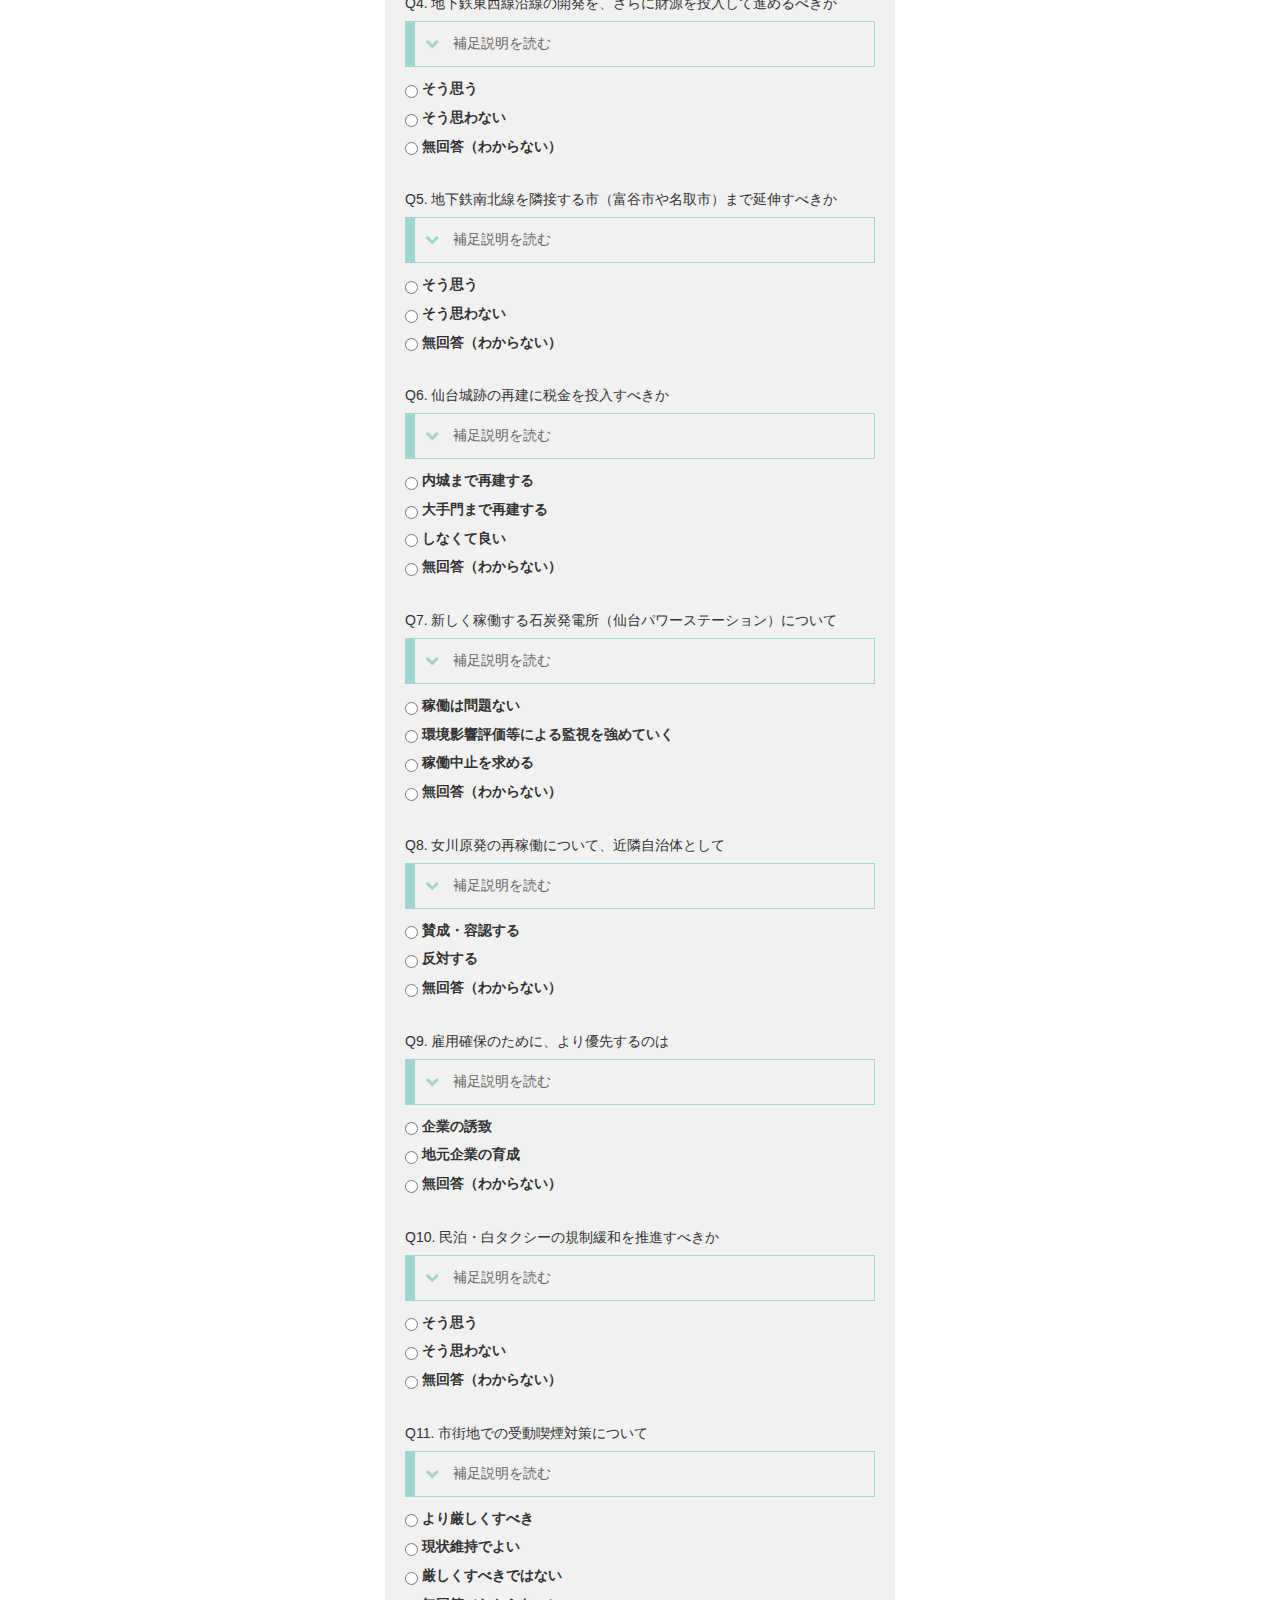
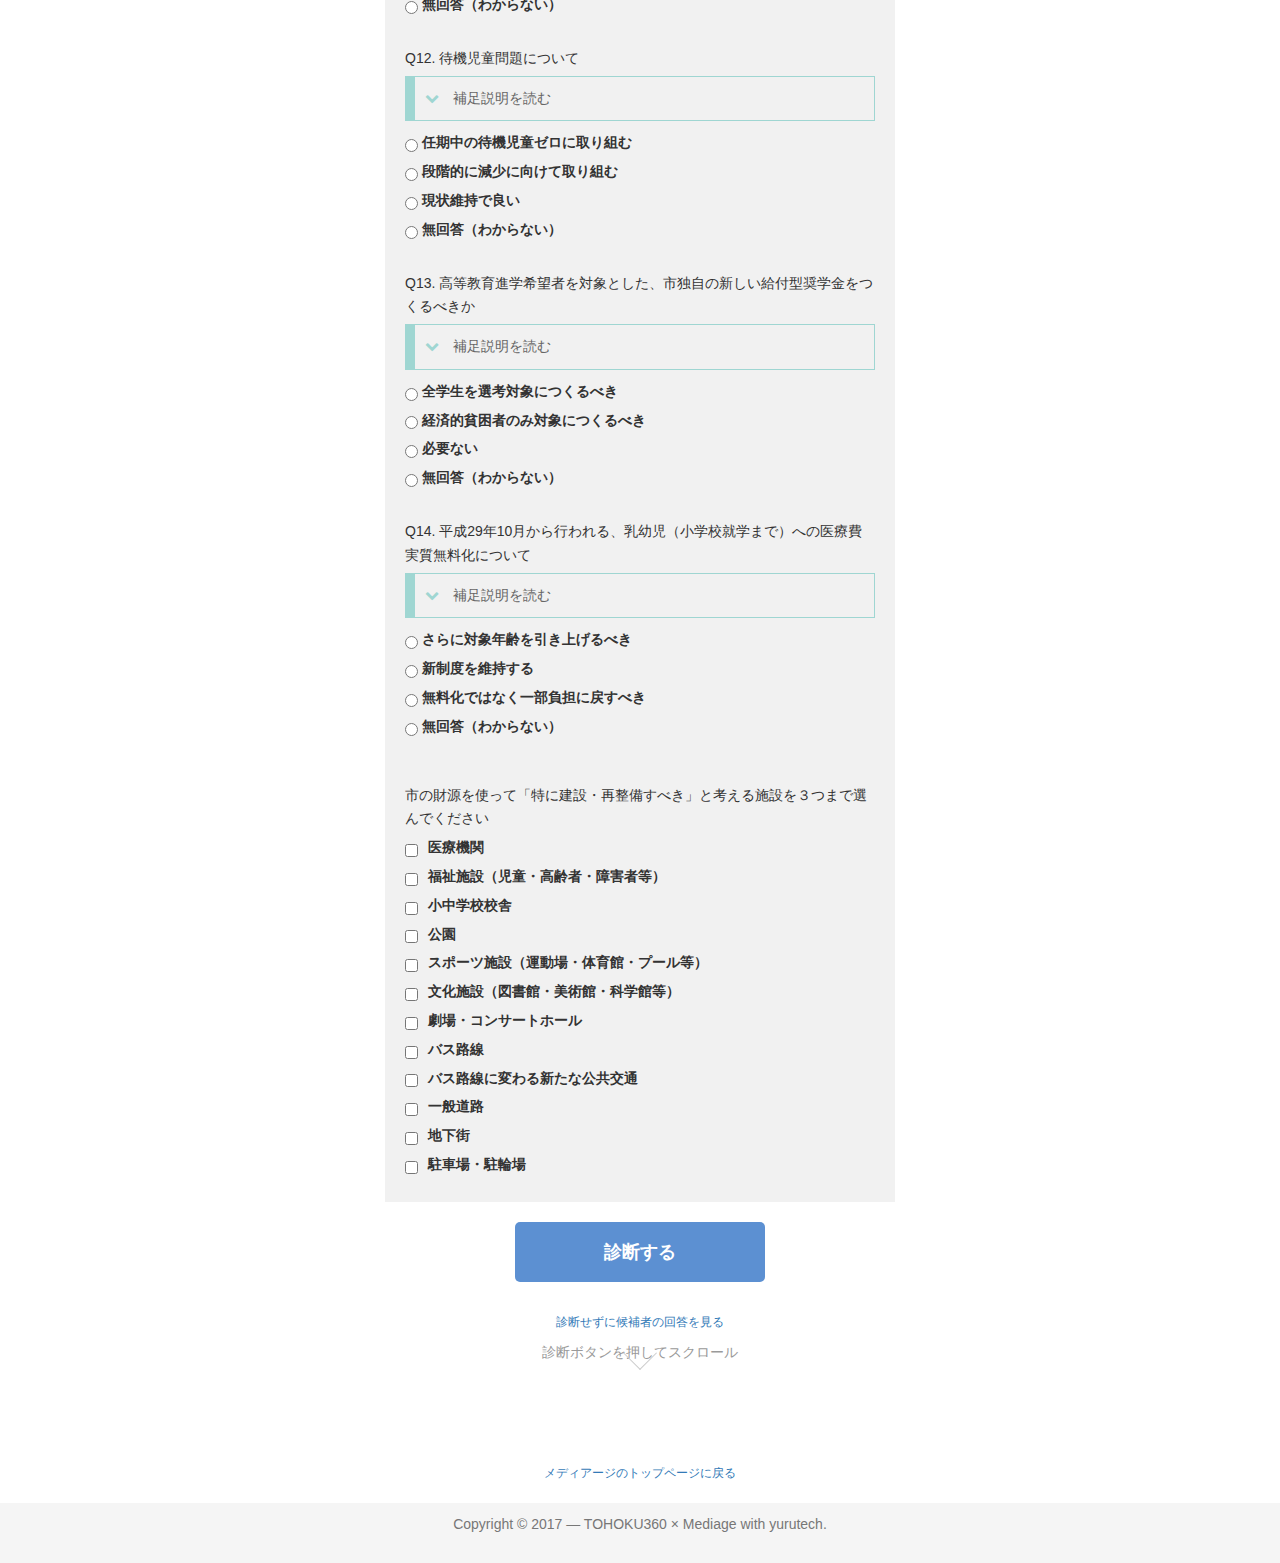
<file: 2017sendaimayor.html>
<!DOCTYPE html>
<!-- saved from url=(0042)http://sole-color-blog.com/demos/20170403/ -->
<html lang="ja">
<head>
  <meta http-equiv="Content-Type" content="text/html; charset=UTF-8">

  <meta http-equiv="X-UA-Compatible" content="IE=edge">
  <title>仙台市長選2017_ボートマッチ</title>
  <meta name="description"
        content="仙台市長選2017_ボートマッチは、有権者（あなた）と立候補者の双方に同内容のアンケートに答えてもらい、政策についての考えのマッチ率（一致度）を測定することができるインターネットサービスです。">
  <meta property="og:title" content="仙台市長選2017_ボートマッチ"/>
  <meta property="og:type" content="website"/>
  <meta property="og:url" content="http://mediage.org/votematch"/>
  <meta property="og:image" content="http://mediage.org/votematch/img/snsogp.png"/>
  <meta property="og:site_name" content="仙台市長選2017_ボートマッチ"/>
  <meta property="og:description"
        content="仙台市長選2017_ボートマッチは、有権者（あなた）と立候補者の双方に同内容のアンケートに答えてもらい、政策についての考えのマッチ率（一致度）を測定することができるインターネットサービスです。"/>

  <!-- Facebook用設定 -->
  <meta property="fb:app_id" content="727427227437012"/>

  <!-- ※Twitter共通設定 -->
  <meta name="twitter:card" content="summary">
  <meta name="twitter:site" content="@mediage_info">
  <meta name="twitter:creator" content="@mediage_info">
  <meta name="twitter:title" content="仙台市長選2017_ボートマッチ">
  <meta name="twitter:description"
        content="仙台市長選2017_ボートマッチは、有権者（あなた）と立候補者の双方に同内容のアンケートに答えてもらい、政策についての考えのマッチ率（一致度）を測定することができるインターネットサービスです。">
  <meta name="twitter:image" content="http://mediage.org/votematch/img/snsogp.png">

  <meta name="viewport" content="width=device-width, initial-scale=1.0, user-scalable=yes">
  <!--ファビコン設定-->
  <link rel="apple-touch-icon" sizes="180x180" href="apple-touch-icon.png">
  <link rel="icon" type="image/png" sizes="32x32" href="favicon-32x32.png">
  <link rel="icon" type="image/png" sizes="16x16" href="favicon-16x16.png">
  <link rel="manifest" href="manifest.json">
  <link rel="mask-icon" href="safari-pinned-tab.svg" color="#5bbad5">
  <meta name="theme-color" content="#ffffff">

  <link rel="stylesheet" href="css/reset.css"><!--リセット-->
  <link rel="stylesheet" href="https://maxcdn.bootstrapcdn.com/bootstrap/3.3.6/css/bootstrap.min.css">
  <link rel="stylesheet" href="css/material-design-iconic-font.min.css">
  <link rel="stylesheet" href="https://maxcdn.bootstrapcdn.com/font-awesome/4.5.0/css/font-awesome.min.css">
  <link rel="stylesheet" href="css/jquery.circliful.css">
  <link rel="stylesheet" href="https://fonts.googleapis.com/css?family=Josefin+Sans&subset=latin,latin-ext">
  <link rel="stylesheet" href="https://maxcdn.bootstrapcdn.com/font-awesome/4.6.3/css/font-awesome.min.css">
  <link rel="stylesheet" href="https://fonts.googleapis.com/icon?family=Material+Icons">
  <link rel="stylesheet" href="css/style.css">
  <link rel="stylesheet" href="css/remodal.css">
  <link rel="stylesheet" href="css/remodal-default-theme.css">

  <script type="text/javascript" src="js/jquery-3.2.0.min.js"></script>
  <script type="text/javascript" src="js/shindan.js"></script>
  <script>
    (function (i, s, o, g, r, a, m) {
      i['GoogleAnalyticsObject'] = r;
      i[r] = i[r] || function () {
        (i[r].q = i[r].q || []).push(arguments)
      }, i[r].l = 1 * new Date();
      a = s.createElement(o),
        m = s.getElementsByTagName(o)[0];
      a.async = 1;
      a.src = g;
      m.parentNode.insertBefore(a, m)
    })(window, document, 'script', 'https://www.google-analytics.com/analytics.js', 'ga');

    ga('create', 'UA-48937819-1', 'auto');
    ga('send', 'pageview');

  </script>

</head>

<body cz-shortcut-listen="true">
<div id="fb-root"></div>
<script>(function (d, s, id) {
  var js, fjs = d.getElementsByTagName(s)[0];
  if (d.getElementById(id)) return;
  js = d.createElement(s);
  js.id = id;
  js.src = "//connect.facebook.net/ja_JP/sdk.js#xfbml=1&version=v2.9&appId=727427227437012";
  fjs.parentNode.insertBefore(js, fjs);
}(document, 'script', 'facebook-jssdk'));</script>
<div class="container">

  <div class="banner flex grayscale shadow tobo">
    <a id="contact-link" href="2017sendaimayor.html" class="text nodecoration flex horizontal"><p>Sendai Vote Match
      2017</p><i
        class="material-icons">send</i></a>
  </div>
</div>
<div id="wrapper">

  <div class="question">
    <h1>アンケートに答えると、<br>あなたと立候補者の意見の一致度がわかります！</h1>
    <div class="center">
      <a class="button-1" data-remodal-target="modal" href="">ボートマッチとは？</a>
    </div>
    <!--モーダルウィンドウ-->
    <div class="remodal" data-remodal-id="modal" data-remodal-options="hashTracking:false">
      <button data-remodal-action="close" class="remodal-close"></button>
      <div class="modal-w center">
        <h2><i class="fa fa-paper-plane fa-blue" aria-hidden="true"></i> ボートマッチとは</h2>
        <p>有権者（あなた）と立候補者の双方に同内容のアンケートに答えてもらい、政策についての考えのマッチ率（一致度）を測定することができるインターネットサービスです。<br>
          より気軽に、ゲーム感覚で政治や選挙に触れる機会がつくれないかと考え、仙台市長選挙では初となるボートマッチを公開しました。</p>

        <p>なお、アンケートの集計は厳密に行っておりますが、測定結果は、絶対的なものではありません。<br>
          あなたが今回の選挙で誰に投票するかの１つの参考に、あるいは、立候補者をより詳しく知るための機会として、ご活用ください。</p>

        <h2><i class="fa fa-check fa-blue" aria-hidden="true"></i> 回答方法</h2>
        <p>それぞれの問いについて、該当する答えを選択肢から選んでください。どうしても合致しない場合は、「無回答（わからない）」を選んでください。<br>
          問いに「3つ選んでください」と書かれている場合は、チェックボックスを3つチェックしてください。チェックが３つ以下でも測定結果を見ることはできますが、立候補者とのマッチ率は下がる場合があります。<br>
          回答漏れがあった場合は、「診断する」のボタンを押すことができませんでの、ご注意ください。</p>

        <h2><i class="fa fa-calculator fa-blue" aria-hidden="true"></i> マッチ率の計算方法</h2>
        <p>あなたと立候補者が同じ回答をした回答について、「マッチした」とみなします。<br>
          ただし、「無回答」を選んだ場合は、一致したとみなされません（ある設問に対して、あなたと立候補者がどちらも無回答だったとしても、マッチしなかったことになります）。</p>

        <p>設問は、３つまで選択する問いが２種類と、１つだけ選択する問いが14種類あります。<br>
          つまり全部で20の選択肢がありますので、１つ選択がマッチした場合のマッチ率は５％になります。</p>

        <p>なお立候補者に「無回答」の設問がある場合、その候補者とのマッチ率は100%になりませんので予めご了承ください。<br>
          今回のアンケートでは菅原氏が6問無回答のため最大70%、郡氏が3問無回答のため最大85%、林・大久保両氏は全問解答のため最大100%となります。<br>
          また、純粋にアンケート結果に基づいてマッチ率を算出しているため、立候補者が公約として掲げている内容と回答が一致しない場合があります。</p>
        <a class="block center small" href="2017sendaimayor-answer.html">【候補者の回答を確認したい場合は、こちらをクリックしてください】</a>
        <p class="small center m20">企画：NPO法人メディアージ・TOHOKU360<br>制作：NPO法人メディアージ・ゆるてっく仙台</p>
        <!--<button data-remodal-action="cancel" class="remodal-cancel">Cancel</button>-->
        <button data-remodal-action="confirm" class="remodal-confirm">戻る</button>
      </div>
    </div>
    <!--モーダルウィンドウここまで-->
    <div class="share">
      <div class="center">
        <a href="https://twitter.com/share" class="twitter-share-button"
           data-url="http://mediage.org/votematch/" data-via="mediage_info" data-lang="ja" data-size="large"
           data-hashtags="仙台市長選">ツイート</a>
        <script>!function (d, s, id) {
          var js, fjs = d.getElementsByTagName(s)[0], p = /^http:/.test(d.location) ? 'http' : 'https';
          if (!d.getElementById(id)) {
            js = d.createElement(s);
            js.id = id;
            js.src = p + '://platform.twitter.com/widgets.js';
            fjs.parentNode.insertBefore(js, fjs);
          }
        }(document, 'script', 'twitter-wjs');</script>
        <div class="fb-share-button" data-href="http://mediage.org/votematch/" data-layout="button_count"
             data-size="large" data-mobile-iframe="true"><a class="fb-xfbml-parse-ignore" target="_blank"
                                                            href="https://www.facebook.com/sharer/sharer.php?u=http%3A%2F%2Fmediage.org%2Fvotematch%2F&amp;src=sdkpreparse">シェア</a>
        </div>
        <div class="line-it-button" data-lang="ja" data-type="share-a" data-url="http://mediage.org/votematch"
             style="display: none;"></div>
        <script src="https://d.line-scdn.net/r/web/social-plugin/js/thirdparty/loader.min.js" async="async"
                defer="defer"></script>
      </div>
    </div>

    <ul>
      <li>
                <span>◯あなたが市長に求める「特に重視する政策」を、３つまで選んでください<br>
        （選ばなかった政策を重視しないということではなく、最も重要と考えるものを３つ選んでください）</span>
        <label><input type="checkbox" class="under3 typeD">財政健全化</label>
        <label><input type="checkbox" class="under3">農業振興</label>
        <label><input type="checkbox" class="under3">産業振興</label>
        <label><input type="checkbox" class="under3">学術・スポーツ振興</label>
        <label><input type="checkbox" class="under3 typeC">市民活動・まちづくり</label>
        <label><input type="checkbox" class="under3 typeA typeB">起業支援・起業家育成</label>
        <label><input type="checkbox" class="under3 typeB">雇用対策</label>
        <label><input type="checkbox" class="under3">観光・インバウンド</label>
        <label><input type="checkbox" class="under3 typeB typeC typeD">学校教育・いじめ対策</label>
        <label><input type="checkbox" class="under3 typeA typeC">子育て支援</label>
        <label><input type="checkbox" class="under3">子どもの貧困対策</label>
        <label><input type="checkbox" class="under3 typeA">社会福祉（高齢者・障害者等）</label>
        <label><input type="checkbox" class="under3">都市整備・再開発</label>
        <label><input type="checkbox" class="under3 typeD">公共交通</label>
        <label><input type="checkbox" class="under3">環境保護</label>
      </li>
    </ul>
    <ul>
      <li class="radio_button_wrapper">
        <span>Q1. 東日本大震災から６年。仙台市は東北の中心都市として、他の市町村の復興にも積極的に支援をすべきだと思いますか</span>
        <!-- 表示・非表示ボタン -->
        <p class="openBtn"><i class="fa fa-chevron-down faColor">　</i>補足説明を読む</p>
        <!-- 説明文 -->
        <p class="textArea">職員の派遣（人件費）なども、予算措置の中に含まれます。
          仙台市では、平成24年度から県内の他の自治体に職員を派遣しています。平成28年度には10市町に計30名の職員が派遣されています。また、熊本地震や、岩手県の台風被害など他県の被災地に対しても職員派遣や支援物資提供を行いました。</p>
        <label><input type="radio" name="q01" class="typeA typeD typeC"> 予算措置を含め他市町村を支援すべき</label>
        <label><input type="radio" name="q01" class=""> 予算措置を伴わない範囲に留めるべき</label>
        <label><input type="radio" name="q01" class=""> 無回答（わからない）</label>
      </li>
      <li class="radio_button_wrapper">
        <span>Q2. 仙台市中心部の開発について、どちらを重視しますか</span>
        <!-- 表示・非表示ボタン -->
        <p class="openBtn"><i class="fa fa-chevron-down faColor">　</i>補足説明を読む</p>
        <!-- 説明文 -->
        <p class="textArea">
          中央商店街とは、ここでは青葉区中央および青葉区一番町にある５商店街（ハピナ名掛丁・クリスロード・マーブルロードおおまち・一番町四丁目商店街・サンモール一番町）のことを指しています。<br>
          仙台駅周辺では、近年大型商業ビルの開業（PARCO2・エスパル仙台東館など）が相次いでいます。</p>
        <label><input type="radio" name="q02" class="typeA typeB typeD"> 中央商店街（アーケード）</label>
        <label><input type="radio" name="q02" class=""> 仙台駅周辺（西口・東口）</label>
        <label><input type="radio" name="q02" class=""> 無回答（わからない）</label>
      </li>
      <li class="radio_button_wrapper">
        <span>Q3. 仙台市役所本庁舎の建て替えをすべきか</span>
        <!-- 表示・非表示ボタン -->
        <p class="openBtn"><i class="fa fa-chevron-down faColor">　</i>補足説明を読む</p>
        <!-- 説明文 -->
        <p class="textArea">
          青葉区国分町3丁目にある仙台市役所本庁舎は、平成20年に一度耐震工事を完了したものの、建設から50年以上が経ち、老朽化が進んでいます。今後10年ほどで、コンクリート構造体の耐用限界を迎えると言われています。</p>
        <label><input type="radio" name="q03" class="typeA typeD typeB typeC"> そう思う </label>
        <label><input type="radio" name="q03" class=""> 一部改修でよい</label>
        <label><input type="radio" name="q03" class=""> そう思わない</label>
        <label><input type="radio" name="q03" class=""> 無回答（わからない）</label>
      </li>
      <li class="radio_button_wrapper">
        <span>Q4. 地下鉄東西線沿線の開発を、さらに財源を投入して進めるべきか	</span>
        <!-- 表示・非表示ボタン -->
        <p class="openBtn"><i class="fa fa-chevron-down faColor">　</i>補足説明を読む</p>
        <!-- 説明文 -->
        <p class="textArea">地下鉄東西線は、計画当初の予測を大幅に下回る利用者数になっています。一方、東西線沿線は一部用途制限が緩和され、仙台市は住宅や商業施設の建設を促そうとしています。</p>
        <label><input type="radio" name="q04" class="typeA typeD"> そう思う </label>
        <label><input type="radio" name="q04" class="typeC"> そう思わない</label>
        <label><input type="radio" name="q04" class=""> 無回答（わからない）</label>
      </li>
      <li class="radio_button_wrapper">
        <span>Q5. 地下鉄南北線を隣接する市（富谷市や名取市）まで延伸すべきか</span>
        <!-- 表示・非表示ボタン -->
        <p class="openBtn"><i class="fa fa-chevron-down faColor">　</i>補足説明を読む</p>
        <!-- 説明文 -->
        <p class="textArea">
          仙台市に隣接する名取市や富谷市は、仙台市内で働く人たちのベッドタウンとなっており、両市の市長は、それぞれの市内まで地下鉄南北線を延伸することを公約に掲げています。しかし、地下鉄路線の延伸には莫大な工事費がかかると言われています。</p>
        <label><input type="radio" name="q05" class="typeA typeD"> そう思う</label>
        <label><input type="radio" name="q05" class="typeC"> そう思わない</label>
        <label><input type="radio" name="q05" class=""> 無回答（わからない）</label>
      </li>
      <li class="radio_button_wrapper">
        <span>Q6. 仙台城跡の再建に税金を投入すべきか</span>
        <!-- 表示・非表示ボタン -->
        <p class="openBtn"><i class="fa fa-chevron-down faColor">　</i>補足説明を読む</p>
        <!-- 説明文 -->
        <p class="textArea">
          仙台城は、明治時代にそのほとんどが火災等で失われ、残っていた大手門なども第二次世界大戦時の空襲により焼失しました。大手門については復元が検討されれいますが、工事の課題も多く具体的になっていません。また、内城（本丸）がなければ観光スポットにならないとの声もありますが、費用面の問題などから具体的な復元計画はありません。</p>
        <label><input type="radio" name="q06" class="typeA"> 内城まで再建する</label>
        <label><input type="radio" name="q06" class="typeB typeC"> 大手門まで再建する</label>
        <label><input type="radio" name="q06" class="typeD"> しなくて良い</label>
        <label><input type="radio" name="q06" class=""> 無回答（わからない）</label>
      </li>
      <li class="radio_button_wrapper">
        <span>Q7. 新しく稼働する石炭発電所（仙台パワーステーション）について	</span>
        <!-- 表示・非表示ボタン -->
        <p class="openBtn"><i class="fa fa-chevron-down faColor">　</i>補足説明を読む</p>
        <!-- 説明文 -->
        <p class="textArea">
          仙台パワーステーションは、伊藤忠商事の子会社や関西電力によって仙台港につくられた、石炭発電所です。小規模火力発電所として開発されたため、建設当時は環境影響評価（アセスメント）の必要はありませんでしたが、環境への影響を心配する声もあがっています。</p>
        <label><input type="radio" name="q07" class=""> 稼働は問題ない</label>
        <label><input type="radio" name="q07" class="typeA typeD typeC"> 環境影響評価等による監視を強めていく</label>
        <label><input type="radio" name="q07" class=""> 稼働中止を求める</label>
        <label><input type="radio" name="q07" class=""> 無回答（わからない）</label>
      </li>
      <li class="radio_button_wrapper">
        <span>Q8. 女川原発の再稼働について、近隣自治体として</span>
        <!-- 表示・非表示ボタン -->
        <p class="openBtn"><i class="fa fa-chevron-down faColor">　</i>補足説明を読む</p>
        <!-- 説明文 -->
        <p class="textArea">
          女川原子力発電所は、仙台市からおよそ50kmの距離にありますが、重大事故発生時は近隣自治体からの避難者の受け入れが想定され、また放射性物質の飛散の影響を懸念する声もあがっています。</p>
        <label><input type="radio" name="q08" class=""> 賛成・容認する </label>
        <label><input type="radio" name="q08" class="typeA typeD"> 反対する</label>
        <label><input type="radio" name="q08" class=""> 無回答（わからない）</label>
      </li>
      <li class="radio_button_wrapper">
        <span>Q9. 雇用確保のために、より優先するのは	</span>
        <!-- 表示・非表示ボタン -->
        <p class="openBtn"><i class="fa fa-chevron-down faColor">　</i>補足説明を読む</p>
        <!-- 説明文 -->
        <p class="textArea">
          県外からの企業誘致によって多くの雇用が生まれると期待されますが、一方で仙台市は地元資本の大企業が少ない支店経済都市と言われ、法人税の流出につながっています。地元企業を支援し、大きくしていくことでも雇用は生まれますが、成長には時間がかかります。</p>
        <label><input type="radio" name="q09" class=""> 企業の誘致 </label>
        <label><input type="radio" name="q09" class="typeA typeD typeB typeC"> 地元企業の育成</label>
        <label><input type="radio" name="q09" class=""> 無回答（わからない）</label>
      </li>
      <li class="radio_button_wrapper">
        <span>Q10. 民泊・白タクシーの規制緩和を推進すべきか</span>
        <!-- 表示・非表示ボタン -->
        <p class="openBtn"><i class="fa fa-chevron-down faColor">　</i>補足説明を読む</p>
        <!-- 説明文 -->
        <p class="textArea">
          いわゆる「シェアリングエコノミー」と呼ばれる仕組みが話題になっています。Airbnb、UBERなど、個人の資産（部屋、車など）を貸し借りする仕組みが世界中で広がり、新しいビジネスチャンスとして注目されています。一方で、安全面などに課題があり、現状では違法な貸し借りが横行している側面もあります。仙台市は国家戦略特区なので、他都市よりも先にシェアリングエコノミーに取り組むことが出来ます。</p>
        <label><input type="radio" name="q10" class="typeA typeD"> そう思う </label>
        <label><input type="radio" name="q10" class="typeC"> そう思わない</label>
        <label><input type="radio" name="q10" class=""> 無回答（わからない）</label>
      </li>
      <li class="radio_button_wrapper">
        <span>Q11. 市街地での受動喫煙対策について	</span>
        <!-- 表示・非表示ボタン -->
        <p class="openBtn"><i class="fa fa-chevron-down faColor">　</i>補足説明を読む</p>
        <!-- 説明文 -->
        <p class="textArea">
          他人の煙草の煙を吸ってしまう、いわゆる受動喫煙の対策について、日本は世界保健機構などから遅れを指摘されています。一方で、地方たばこ税は地方自治体の税収にも寄与しています。受動喫煙については、自治体ごとに条例で対策をしているところもありますが、仙台市ではガイドラインの策定に留まっており、条例による罰則などはありません。</p>
        <label><input type="radio" name="q11" class="typeA typeC typeD"> より厳しくすべき </label>
        <label><input type="radio" name="q11" class="typeB"> 現状維持でよい</label>
        <label><input type="radio" name="q11" class=""> 厳しくすべきではない </label>
        <label><input type="radio" name="q11" class=""> 無回答（わからない）</label>
      </li>
      <li class="radio_button_wrapper">
        <span>Q12. 待機児童問題について	</span>
        <!-- 表示・非表示ボタン -->
        <p class="openBtn"><i class="fa fa-chevron-down faColor">　</i>補足説明を読む</p>
        <!-- 説明文 -->
        <p class="textArea">
          待機児童とは、親が共働きなどの理由で保育所等に入所申請をしているが入ることのできない状態にある、未就学児の子どものことをいいます。仙台市には、2017年4月1日現在で232人いるとされています。待機児童を解消することで女性の社会進出がすすむという効果がある一方で、保育士の数や質の確保など多くの課題があると言われています</p>
        <label><input type="radio" name="q12" class="typeA typeC typeD"> 任期中の待機児童ゼロに取り組む </label>
        <label><input type="radio" name="q12" class="typeB"> 段階的に減少に向けて取り組む</label>
        <label><input type="radio" name="q12" class=""> 現状維持で良い </label>
        <label><input type="radio" name="q12" class=""> 無回答（わからない）</label>
      </li>
      <li class="radio_button_wrapper">
        <span>Q13. 高等教育進学希望者を対象とした、市独自の新しい給付型奨学金をつくるべきか	</span>
        <!-- 表示・非表示ボタン -->
        <p class="openBtn"><i class="fa fa-chevron-down faColor">　</i>補足説明を読む</p>
        <!-- 説明文 -->
        <p class="textArea">
          国公立大学の授業料高騰などにより、卒業後に奨学金（日本学生支援機構による貸与奨学金）の返済に苦しむ若者が社会問題となっています。自治体による奨学金は、若者の定着につながる一方、多くの財源を必要とします。<br>
          なお国公立の高校については授業料は無償化されているほか、私立高校等に通う低所得世帯については、宮城県から給付型の奨学金が支給されています。</p>
        <label><input type="radio" name="q13" class="typeB typeC"> 全学生を選考対象につくるべき </label>
        <label><input type="radio" name="q13" class="typeA"> 経済的貧困者のみ対象につくるべき</label>
        <label><input type="radio" name="q13" class="typeD"> 必要ない </label>
        <label><input type="radio" name="q13" class=""> 無回答（わからない）</label>
      </li>
      <li class="radio_button_wrapper">
        <span>Q14. 平成29年10月から行われる、乳幼児（小学校就学まで）への医療費実質無料化について	</span>
        <!-- 表示・非表示ボタン -->
        <p class="openBtn"><i class="fa fa-chevron-down faColor">　</i>補足説明を読む</p>
        <!-- 説明文 -->
        <p class="textArea">
          今年10月から、0歳から小学校就学前までの乳幼児は医療機関での窓口負担金額が0円になります。またこれまで小学3年生までだった医療費助成の対象が中学生までに広げられ、入院時も負担額が1日500円までとなります（ただし、一定以上の所得がある場合や、健康保険に加入してない場合、生活保護を受けている場合は対象外）。<br>
          なお未就学児までの助成金は、宮城県が各市町村に対して補助を行っています。</p>
        <label><input type="radio" name="q14" class=""> さらに対象年齢を引き上げるべき </label>
        <label><input type="radio" name="q14" class="typeA typeB"> 新制度を維持する</label>
        <label><input type="radio" name="q14" class="typeD"> 無料化ではなく一部負担に戻すべき </label>
        <label><input type="radio" name="q14" class=""> 無回答（わからない）</label>
      </li>
    </ul>
    <ul>
      <li>
        <span>市の財源を使って「特に建設・再整備すべき」と考える施設を３つまで選んでください</span>
        <label for=""><input type="checkbox" class="under3-b">医療機関</label>
        <label for=""><input type="checkbox" class="under3-b typeA typeB typeC">福祉施設（児童・高齢者・障害者等）</label>
        <label for=""><input type="checkbox" class="under3-b typeD">小中学校校舎</label>
        <label for=""><input type="checkbox" class="under3-b">公園</label>
        <label for=""><input type="checkbox" class="under3-b typeD typeC">スポーツ施設（運動場・体育館・プール等）</label>
        <label for=""><input type="checkbox" class="under3-b">文化施設（図書館・美術館・科学館等）</label>
        <label for=""><input type="checkbox" class="under3-b">劇場・コンサートホール</label>
        <label for=""><input type="checkbox" class="under3-b typeA typeB">バス路線</label>
        <label for=""><input type="checkbox" class="under3-b typeC">バス路線に変わる新たな公共交通</label>
        <label for=""><input type="checkbox" class="under3-b typeB typeD">一般道路</label>
        <label for=""><input type="checkbox" class="under3-b typeA">地下街</label>
        <label for=""><input type="checkbox" class="under3-b">駐車場・駐輪場</label>
      </li>
    </ul>
    <button class="shindan" id="oneclick" href="#result" onclick="this.disabled = true;">診断する</button>
    <a href="2017sendaimayor-answer.html" class="center small block">診断せずに候補者の回答を見る</a>
    <div class="scrollbox">
      <a href="#result" class="hidescrollbox"><span></span>診断ボタンを押してスクロール</a>
    </div>
  </div>

  <div class="result resultA">
    <h2>あなたにオススメの候補者は...<br>
      <img src="img/hayashi.png" alt="林宙紀"><strong>
        <ruby>
          林
          <rp>（</rp>
          <rt>はやし</rt>
          <rp>）</rp>
          宙紀
          <rp>（</rp>
          <rt>ひろき</rt>
          <rp>）</rp>
        </ruby>
      </strong></h2>
    <p>あなたには林宙紀氏がオススメ！ メリハリのある政策で、仙台を150万人都市にしましょう〜。</p>
    <section class="abcd">
      <h3>候補者別一致度</h3>
      <div class="row">
        <div class="col-sm-6">
          <div id="test-circle"></div>
        </div>
        <div class="col-sm-6">
          <div id="test-circle2"></div>
        </div>
        <div class="col-sm-6">
          <div id="test-circle3"></div>
        </div>
        <div class="col-sm-6">
          <div id="test-circle4"></div>
        </div>
      </div>
    </section>

    <p class="center"><a class="kaito" href="2017sendaimayor-answer.html"><span>全ての候補者の各回答はコチラ</span></a></p>

    <div class="share">
      <a class="small center block" href="http://tohoku360.com/sendai-mayor-election/"><img
          src="img/header-2017sityosen.jpg"
          alt="仙台市長選2017">市長選に関してより詳しくなりたい方は、TOHOKU360の仙台市長選特集をご覧ください！</a>
      <p>仙台市長選2017ボートマッチをシェアして<br>選挙をもっと盛り上げよう！</p>
      <div class="center">
        <a href="https://twitter.com/share" class="twitter-share-button"
           data-url="http://mediage.org/votematch/" data-via="mediage_info" data-lang="ja" data-size="large"
           data-hashtags="仙台市長選">ツイート</a>
        <script>!function (d, s, id) {
          var js, fjs = d.getElementsByTagName(s)[0], p = /^http:/.test(d.location) ? 'http' : 'https';
          if (!d.getElementById(id)) {
            js = d.createElement(s);
            js.id = id;
            js.src = p + '://platform.twitter.com/widgets.js';
            fjs.parentNode.insertBefore(js, fjs);
          }
        }(document, 'script', 'twitter-wjs');</script>
        <div class="fb-share-button" data-href="http://mediage.org/votematch/" data-layout="button_count"
             data-size="large" data-mobile-iframe="true"><a class="fb-xfbml-parse-ignore" target="_blank"
                                                            href="https://www.facebook.com/sharer/sharer.php?u=http%3A%2F%2Fmediage.org%2Fvotematch%2F&amp;src=sdkpreparse">シェア</a>
        </div>
      </div>
      <p class="small">診断は機械的なものなので、意外な結果になるかもしれません。また、無回答を選んだ設問がある候補者はマッチ率が低く表示される傾向があります。<br>表示された数字だけを参考にするのではなく、各候補者の主張に関心を持つ入り口にしていただたら、幸いです！
      </p>
    </div>
  </div>
  <div class="result resultB">
    <h2>あなたにオススメの候補者は...<br>
      <img src="img/sugawara.png" alt="菅原裕典"><strong>
        <ruby>
          菅原
          <rp>（</rp>
          <rt>すがわら</rt>
          <rp>）</rp>
          裕典
          <rp>（</rp>
          <rt>ひろのり</rt>
          <rp>）</rp>
        </ruby>
      </strong></h2>
    <p>あなたには、奥山市長や村井知事も支援する菅原裕典氏がオススメ！ 経営者の視点で仙台市を改革しよう！</p>
    <section class="abcd">
      <h3>候補者別一致度</h3>
      <div class="row">
        <div class="col-sm-6">
          <div id="test-circle5"></div>
        </div>
        <div class="col-sm-6">
          <div id="test-circle6"></div>
        </div>
        <div class="col-sm-6">
          <div id="test-circle7"></div>
        </div>
        <div class="col-sm-6">
          <div id="test-circle8"></div>
        </div>
      </div>
    </section>

    <p class="center"><a class="kaito" href="2017sendaimayor-answer.html"><span>全ての候補者の各回答はコチラ</span></a></p>

    <div class="share">
      <a class="small center block" href="http://tohoku360.com/sendai-mayor-election/"><img
          src="img/header-2017sityosen.jpg"
          alt="仙台市長選2017">市長選に関してより詳しくなりたい方は、TOHOKU360の仙台市長選特集をご覧ください！</a>
      <p>仙台市長選2017ボートマッチをシェアして<br>選挙をもっと盛り上げよう！</p>
      <div class="center">
        <a href="https://twitter.com/share" class="twitter-share-button"
           data-url="http://mediage.org/votematch/" data-via="mediage_info" data-lang="ja" data-size="large"
           data-hashtags="仙台市長選">ツイート</a>
        <script>!function (d, s, id) {
          var js, fjs = d.getElementsByTagName(s)[0], p = /^http:/.test(d.location) ? 'http' : 'https';
          if (!d.getElementById(id)) {
            js = d.createElement(s);
            js.id = id;
            js.src = p + '://platform.twitter.com/widgets.js';
            fjs.parentNode.insertBefore(js, fjs);
          }
        }(document, 'script', 'twitter-wjs');</script>
        <div class="fb-share-button" data-href="http://mediage.org/votematch/" data-layout="button_count"
             data-size="large" data-mobile-iframe="true"><a class="fb-xfbml-parse-ignore" target="_blank"
                                                            href="https://www.facebook.com/sharer/sharer.php?u=http%3A%2F%2Fmediage.org%2Fvotematch%2F&amp;src=sdkpreparse">シェア</a>
        </div>
      </div>
      <p class="small">診断は機械的なものなので、意外な結果になるかもしれません。また、無回答を選んだ設問がある候補者はマッチ率が低く表示される傾向があります。<br>表示された数字だけを参考にするのではなく、各候補者の主張に関心を持つ入り口にしていただたら、幸いです！
      </p>
    </div>
  </div>
  <div class="result resultC">
    <h2>あなたにオススメの候補者は...<br>
      <img src="img/kori.png" alt="郡和子"><strong>
        <ruby>
          郡
          <rp>（</rp>
          <rt>こおり</rt>
          <rp>）</rp>
          和子
          <rp>（</rp>
          <rt>かずこ</rt>
          <rp>）</rp>
        </ruby>
      </strong></h2>
    <p>あなたには郡和子氏がオススメ！ 市民活動を大事にしながら、女性のチカラで仙台をよりユニバーサルな街に！</p>
    <section class="abcd">
      <h3>候補者別一致度</h3>
      <div class="row">
        <div class="col-sm-6">
          <div id="test-circle9"></div>
        </div>
        <div class="col-sm-6">
          <div id="test-circle10"></div>
        </div>
        <div class="col-sm-6">
          <div id="test-circle11"></div>
        </div>
        <div class="col-sm-6">
          <div id="test-circle12"></div>
        </div>
      </div>
    </section>

    <p class="center"><a class="kaito" href="2017sendaimayor-answer.html"><span>全ての候補者の各回答はコチラ</span></a></p>

    <div class="share">
      <a class="small center block" href="http://tohoku360.com/sendai-mayor-election/"><img
          src="img/header-2017sityosen.jpg"
          alt="仙台市長選2017">市長選に関してより詳しくなりたい方は、TOHOKU360の仙台市長選特集をご覧ください！</a>
      <p>仙台市長選2017ボートマッチをシェアして<br>選挙をもっと盛り上げよう！</p>
      <div class="center">
        <a href="https://twitter.com/share" class="twitter-share-button"
           data-url="http://mediage.org/votematch/" data-via="mediage_info" data-lang="ja" data-size="large"
           data-hashtags="仙台市長選">ツイート</a>
        <script>!function (d, s, id) {
          var js, fjs = d.getElementsByTagName(s)[0], p = /^http:/.test(d.location) ? 'http' : 'https';
          if (!d.getElementById(id)) {
            js = d.createElement(s);
            js.id = id;
            js.src = p + '://platform.twitter.com/widgets.js';
            fjs.parentNode.insertBefore(js, fjs);
          }
        }(document, 'script', 'twitter-wjs');</script>
        <div class="fb-share-button" data-href="http://mediage.org/votematch/" data-layout="button_count"
             data-size="large" data-mobile-iframe="true"><a class="fb-xfbml-parse-ignore" target="_blank"
                                                            href="https://www.facebook.com/sharer/sharer.php?u=http%3A%2F%2Fmediage.org%2Fvotematch%2F&amp;src=sdkpreparse">シェア</a>
        </div>
      </div>
      <p class="small">診断は機械的なものなので、意外な結果になるかもしれません。また、無回答を選んだ設問がある候補者はマッチ率が低く表示される傾向があります。<br>表示された数字だけを参考にするのではなく、各候補者の主張に関心を持つ入り口にしていただたら、幸いです！
      </p>
    </div>
  </div>
  <div class="result resultD">
    <h2>あなたにオススメの候補者は...<br>
      <img src="img/okubo.png" alt="大久保三代"><strong>
        <ruby>
          大久保
          <rp>（</rp>
          <rt>おおくぼ</rt>
          <rp>）</rp>
          三代
          <rp>（</rp>
          <rt>みよ</rt>
          <rp>）</rp>
        </ruby>
      </strong></h2>
    <p>あなたには、子育てしながら立候補中の大久保三代氏がオススメ！ 財政健全化を軸に鋭い主張をもち、既得権益に踏み込もう！</p>
    <section class="abcd">
      <h3>候補者別一致度</h3>
      <div class="row">
        <div class="col-sm-6">
          <div id="test-circle13"></div>
        </div>
        <div class="col-sm-6">
          <div id="test-circle14"></div>
        </div>
        <div class="col-sm-6">
          <div id="test-circle15"></div>
        </div>
        <div class="col-sm-6">
          <div id="test-circle16"></div>
        </div>
      </div>
    </section>

    <p class="center"><a class="kaito" href="2017sendaimayor-answer.html"><span>全ての候補者の各回答はコチラ</span></a></p>

    <div class="share">
      <a class="small center block" href="http://tohoku360.com/sendai-mayor-election/"><img
          src="img/header-2017sityosen.jpg"
          alt="仙台市長選2017">市長選に関してより詳しくなりたい方は、TOHOKU360の仙台市長選特集をご覧ください！</a>
      <p>仙台市長選2017ボートマッチをシェアして<br>選挙をもっと盛り上げよう！</p>
      <div class="center">
        <a href="https://twitter.com/share" class="twitter-share-button"
           data-url="http://mediage.org/votematch/" data-via="mediage_info" data-lang="ja" data-size="large"
           data-hashtags="仙台市長選">ツイート</a>
        <script>!function (d, s, id) {
          var js, fjs = d.getElementsByTagName(s)[0], p = /^http:/.test(d.location) ? 'http' : 'https';
          if (!d.getElementById(id)) {
            js = d.createElement(s);
            js.id = id;
            js.src = p + '://platform.twitter.com/widgets.js';
            fjs.parentNode.insertBefore(js, fjs);
          }
        }(document, 'script', 'twitter-wjs');</script>
        <div class="fb-share-button" data-href="http://mediage.org/votematch/" data-layout="button_count"
             data-size="large" data-mobile-iframe="true"><a class="fb-xfbml-parse-ignore" target="_blank"
                                                            href="https://www.facebook.com/sharer/sharer.php?u=http%3A%2F%2Fmediage.org%2Fvotematch%2F&amp;src=sdkpreparse">シェア</a>
        </div>
      </div>
      <p class="small">診断は機械的なものなので、意外な結果になるかもしれません。また、無回答を選んだ設問がある候補者はマッチ率が低く表示される傾向があります。<br>表示された数字だけを参考にするのではなく、各候補者の主張に関心を持つ入り口にしていただたら、幸いです！
      </p>
    </div>
  </div>
  <div class="result resultE">
    <h2>複数候補がマッチングしました！</h2>>
    <section class="abcd">
      <h3>候補者別一致度</h3>
      <div class="row">
        <div class="col-sm-6">
          <div id="test-circle17"></div>
        </div>
        <div class="col-sm-6">
          <div id="test-circle18"></div>
        </div>
        <div class="col-sm-6">
          <div id="test-circle19"></div>
        </div>
        <div class="col-sm-6">
          <div id="test-circle20"></div>
        </div>
      </div>
    </section>

    <p class="center"><a class="kaito" href="2017sendaimayor-answer.html"><span>全ての候補者の各回答はコチラ</span></a></p>

    <div class="share">
      <a class="small center block" href="http://tohoku360.com/sendai-mayor-election/"><img
          src="img/header-2017sityosen.jpg"
          alt="仙台市長選2017">市長選に関してより詳しくなりたい方は、TOHOKU360の仙台市長選特集をご覧ください↑</a>
      <p>仙台市長選2017ボートマッチをシェアして<br>選挙をもっと盛り上げよう！</p>
      <div class="center">
        <a href="https://twitter.com/share" class="twitter-share-button"
           data-url="http://mediage.org/votematch/" data-via="mediage_info" data-lang="ja" data-size="large"
           data-hashtags="仙台市長選">ツイート</a>
        <script>!function (d, s, id) {
          var js, fjs = d.getElementsByTagName(s)[0], p = /^http:/.test(d.location) ? 'http' : 'https';
          if (!d.getElementById(id)) {
            js = d.createElement(s);
            js.id = id;
            js.src = p + '://platform.twitter.com/widgets.js';
            fjs.parentNode.insertBefore(js, fjs);
          }
        }(document, 'script', 'twitter-wjs');</script>
        <div class="fb-share-button" data-href="http://mediage.org/votematch/" data-layout="button_count"
             data-size="large" data-mobile-iframe="true"><a class="fb-xfbml-parse-ignore" target="_blank"
                                                            href="https://www.facebook.com/sharer/sharer.php?u=http%3A%2F%2Fmediage.org%2Fvotematch%2F&amp;src=sdkpreparse">シェア</a>
        </div>
      </div>
      <p class="small">診断は機械的なものなので、意外な結果になるかもしれません。また、無回答を選んだ設問がある候補者はマッチ率が低く表示される傾向があります。<br>表示された数字だけを参考にするのではなく、各候補者の主張に関心を持つ入り口にしていただたら、幸いです！
      </p>
    </div>
  </div>
</div>
<p><a href="http://mediage.org/" class="small center block">メディアージのトップページに戻る</a></p>

<footer class="footer">
  <div class="container-f">
    <p class="text-muted center">Copyright © 2017 — TOHOKU360 × Mediage with yurutech.</p>
  </div>
</footer>
<script src="https://ajax.googleapis.com/ajax/libs/jquery/1.11.3/jquery.min.js"></script>
<script src="https://maxcdn.bootstrapcdn.com/bootstrap/3.3.6/js/bootstrap.min.js"></script>
<script src="js/jquery.circliful.js"></script>
<script src="js/remodal.min.js"></script>
</body>
</html>
</file>
<file: css/style.css>
@charset "UTF-8";

body {
    background: #fff;
    color: #333;
    font-size: 1.4rem;
    font-family: -apple-system, BlinkMacSystemFont, "Hiragino Kaku Gothic ProN", Meiryo, "Helvetica Neue", Helvetica, sans-serif;
    font-weight: 400;
    line-height: 1.7;
    /* プロポーショナルメトリクスを有効にする指定 */
    font-feature-settings : "palt" 1;
}

h2 {
    font-size: 21px;
}

#wrapper {
    max-width: 550px;
    margin: 0 auto;
    padding: 30px 20px;
    box-sizing: border-box;
}

#wrapper h1 {
    text-align: center;
    font-size: 21px;
    margin-bottom: 30px;
    font-weight: 600;
}

#wrapper ul {
    background: #f1f1f1;
    padding: 20px;
    margin: 0 auto;
    box-sizing: border-box;
}

#wrapper ul li {
    margin-bottom: 30px;
}

#wrapper ul li:last-child {
    margin-bottom: 0;
}

#wrapper ul li span {
    display: inline-block;
    /*width: 350px;*/
    margin-bottom: 5px;
}

#wrapper button {
    background: #5c90d2;
    width: 250px;
    display: block;
    margin: 20px auto 30px;
    text-align: center;
    padding: 15px 10px;
    font-size: 18px;
    font-weight: bold;
    box-shadow: none;
    color: #fff;
    border: none;
    box-sizing: border-box;
    border-radius: 5px;
    cursor: pointer;
}

#wrapper .result {
    padding: 20px;
    border: 3px solid #5c90d2;
    box-sizing: border-box;
    margin: 0 auto;
    display: none;
}

#wrapper .result h2 {
    text-align: center;
    font-size: 18px;
    margin-bottom: 15px;
}

#wrapper .result h2 strong {
    font-size: 24px;
}

label {
    display: block;
}

input[type="checkbox"] {
    margin-right: 10px;
}

img {
    width: 100%;
}

.result h2 img {
    width: 60%;
    display: block;
    margin: 15px auto;
}

/*pc円グラフ*/
section.abcd {
    width: 100%;
}

@media (min-width: 1200px) {
    .col-lg-2 {
        width: 49%;
    }
}

/*share*/
.share img {
    margin-top: 40px;
}

.center {
    text-align: center;
    margin: 0 auto;
}

.share p {
    text-align: center;
    padding-top: 15px;
}

.fb-share-button.fb_iframe_widget {
    display: inline-flex;
}

/*ボートマッチとはボタン*/
.button-1 {
    position: relative;
    display: inline-block;
    padding: .65em 4em;
    border: 2px solid #333;
    color: #fff;
    text-decoration: none;
    text-align: center;
    -webkit-transition: .3s ease-in-out;
    transition: .3s ease-in-out;
    width: 242px;
    margin: 20px auto;
}
.button-1::after {
    position: absolute;
    top: 0px;
    left: 0px;
    z-index: -1;
    content: '';
    width: 100%;
    height: 100%;
    background-color: #fe5f95;
    -webkit-transition: .3s ease-in-out;
    transition: .3s ease-in-out;
}
.button-1:hover {
    color: #fff;
}
.button-1:hover::after {
    top: 0;
    left: 0;
    width: 100%;
    height: 100%;
}

/*モーダルウィンドウ*/
.m20 {
    margin: 20px 0;
}

.modal-w {
    width: 85%;
}

.modal-w p {
    line-height: 2em;
}

/* 表示ボタン */
.openBtn {
    cursor: pointer;
    padding: 10px;
    border: 1px solid #9FD6D2;
    border-left: 10px solid #9FD6D2;
    color: #666;
}

.openBtn:hover {
    opacity: 0.7;
}

/* 説明文 */
.textArea {
    display: none;
    padding: 10px 10px 30px 50px !important;
    color: #666;
}

/* 表示ボタン ー 逆三角アイコン */
.faColor {
    color: #9FD6D2;
}

/*スクロールボックス*/
.scrollbox {
    height: 100px;
}

.scrollbox a {
    color: #9a9a9a;
    position: relative;
    text-align: center;
    width: 250px;
    display: block;
    margin: 0 auto;
    top: 20px;
    z-index: 2;
    -webkit-transform: translate(0, -50%);
    transform: translate(0, -50%);
    text-decoration: none;
}

.scrollbox a span {
    position: absolute;
    top: 0;
    left: 50%;
    width: 24px;
    height: 24px;
    margin-left: -12px;
    border-left: 1px solid #ccc;
    border-bottom: 1px solid #ccc;
    -webkit-transform: rotate(-45deg);
    transform: rotate(-45deg);
    -webkit-animation: sdb 1.5s infinite;
    animation: sdb 1.5s infinite;
    box-sizing: border-box;
}

@-webkit-keyframes sdb {
    0% {
        -webkit-transform: rotate(-45deg) translate(0, 0);
        opacity: 0;
    }
    50% {
        opacity: 1;
    }
    100% {
        -webkit-transform: rotate(-45deg) translate(-20px, 20px);
        opacity: 0;
    }
}

@keyframes sdb {
    0% {
        transform: rotate(-45deg) translate(0, 0);
        opacity: 0;
    }
    50% {
        opacity: 1;
    }
    100% {
        transform: rotate(-45deg) translate(-20px, 20px);
        opacity: 0;
    }
}

/*回答はこちらボタン*/
.kaito {
    display: inline-block;
    padding: .65em 2em;
    background: -webkit-linear-gradient(#fe5f95 , #ff3f7f);
    background: linear-gradient(#fe5f95 , #ff3f7f);
    border: 1px solid #fe3276;
    border-radius: 4px;
    color: #fff;
    text-decoration: none;
    text-align: center;
    -webkit-transition: .3s ease-in-out;
    transition: .3s ease-in-out;
}
.kaito span {
    position: relative;
    display: inline-block;
    padding-left: 1.6em;
}
.kaito span::before {
    position: absolute;
    top: 3px;
    left: 0;
    content: '\002605';
    color: #fff;
    font-size: 20px;
    line-height: 1;
    -webkit-animation: icon 1.5s ease-in-out infinite;
    animation: icon 1.5s ease-in-out infinite;
}
@-webkit-keyframes icon {
    50% { -webkit-transform: rotateY(360deg); }
}
@keyframes icon {
    50% { transform: rotateY(360deg); }
}


/*回答ページ*/
#wrapper2 {
    margin: 0 auto;
    padding: 30px 20px;
    box-sizing: border-box;
    max-width: 500px;
}

#wrapper2 h1 {
    text-align: center;
    font-size: 21px;
    margin-bottom: 30px;
    font-weight: 600;
}

#wrapper2 p {
    margin: 30px 0 20px;
    font-size: 18px;
}

table {
    border: 1px solid #aaa;
    border-collapse: separate;
    border-spacing: 0;
    border-radius: 6px;
}

th {
    max-width: 280px;
}

td {
    max-width: 150px;
}

table thead th,
table tbody th,
table tbody td {
    padding: 0.6em 1em;
    border-bottom: 1px solid #aaa;
}

table thead th {
    background-color: #ddd;
}

table tbody th {
    background-color: #eee;
}

table thead th + th,
table tbody td {
    border-left: 1px solid #aaa;
}

table tbody tr:last-child th,
table tbody tr:last-child td {
    border-bottom: none;
}

table thead tr:first-child th:first-child {
    border-radius: 5px 0 0 0;
}

table thead tr:first-child th:last-child {
    border-radius: 0 5px 0 0;
}

table tbody tr:last-child th:first-child {
    border-radius: 0 0 0 5px;
}

table tbody tr:last-child th:last-child {
    border-radius: 0 0 5px 0;
}

.yes {
    background-color: #ffd700;
    display: table-cell;
    vertical-align: middle;
}

/*index.html*/
.background {
    width: 100%;
    height: 0;
    padding-top: calc(300 / 1000 * 100%); /* calc(画像高さ ÷ 画像横幅 × 100%) */
    background: url(http://mediage.org/demo2/img/maxresdefault.jpg) center center / cover no-repeat;
}

/*top banner*/
.container {
    width: 100%;
    height: 100px;
    display: -webkit-box;
    display: -ms-flexbox;
    display: flex;
    -ms-flex-flow: column wrap;
    flex-flow: column wrap;
    -webkit-box-pack: center;
    -ms-flex-pack: center;
    justify-content: center;
    -webkit-box-align: center;
    -ms-flex-align: center;
    align-items: center;
    background-color: #2196F3;
}

/* for background beginning */

.container > .banner {
    background-color: #F5F3F3;
    position: absolute;
    z-index: 2;
}


/* for background end */

.container > .banner {
    width: 100%;
    height: 60px;
    min-height: 60px;
    max-height: auto;
    -webkit-box-pack: center;
    -ms-flex-pack: center;
    justify-content: center;
    -ms-flex-line-pack: center;
    align-content: center;
    position: absolute;
    left: 0px;
    z-index: 10;
}

.container > .banner > p {
    color: #0D47A1;
    -ms-flex-item-align: center;
    align-self: center;
    text-transform: uppercase;
    font-size: 13px;
}

.container > .banner > a {
    color: #0D47A1;
    height: auto;
    text-align: center;
    text-transform: uppercase;
    -webkit-box-pack: center;
    -ms-flex-pack: center;
    justify-content: center;
    -ms-flex-item-align: center;
    align-self: center;
    font-weight: bold;
    font-size: 16px;
    margin-top: 10px;
}

.container > .banner > a > p {
    margin: 3px 6px;
}

.container > .banner > a > i {
    color: #BDBDBD;
}

.container > .banner > a > i:before {
    display: inline-block;
    /* filter: drop-shadow(0px 2px 5px rgba(0,0,0,0.26)); -webkit-filter: drop-shadow(0px 2px 5px rgba(0,0,0,0.26)); */
    color: #0D47A1;
    content: "send";
    position: relative;
    top: 0px;
    left: 23px;
    z-index: 1;
    transition: 400ms left ease-in-out;
    -webkit-transition: 400ms left ease-in-out;
}

.container > .banner > a.active > i:before, .container > .banner > a:hover > i:before,
.container > .banner > a:focus > i:before {
    animation: paper-plane 4s ease-in-out;
    -webkit-animation: paper-plane 4s ease-in-out;
}


/* animation beginning */

@-webkit-keyframes paper-plane {
    0% {
        left: 23px;
        top: 0px;
        -webkit-transform: rotate(0deg);
    }
    20% {
        left: 125px;
        -webkit-transform: rotate(-90deg);
    }
    40% {
        top: -60px;
        -webkit-transform: rotate(-180deg);
    }
    60% {
        left: -225px;
        -webkit-transform: rotate(-270deg);
    }
    80% {
        top: 0px;
        -webkit-transform: rotate(-360deg);
    }
    100% {
        left: 23px;
        -webkit-transform: rotate(-360deg);
    }
}

@keyframes paper-plane {
    0% {
        left: 23px;
        top: 0px;
        -webkit-transform: rotate(0deg);
        transform: rotate(0deg);
    }
    20% {
        left: 125px;
        -webkit-transform: rotate(-90deg);
        transform: rotate(-90deg);
    }
    40% {
        top: -60px;
        -webkit-transform: rotate(-180deg);
        transform: rotate(-180deg);
    }
    60% {
        left: -225px;
        -webkit-transform: rotate(-270deg);
        transform: rotate(-270deg);
    }
    80% {
        top: 0px;
        -webkit-transform: rotate(-360deg);
        transform: rotate(-360deg);
    }
    100% {
        left: 23px;
        -webkit-transform: rotate(-360deg);
        transform: rotate(-360deg)
    }
}


/* animation end */


/* global classes beginning */

.heading {
    color: #222;
}

.text {
    font-family: Josefin Sans, sans-serif;
    -ms-user-select: none;
    -moz-user-select: none;
    -webkit-user-select: none;
    cursor: default;
}

.text.nodecoration {
    text-decoration: none;
    cursor: pointer;
}

.text.black {
    color: #444;
}

.text.white {
    color: #F5F3F3;
}

.text.outline {
    -webkit-text-fill-color: transparent;
    -webkit-text-stroke-width: 2px;
}

.text.outline.white {
    -webkit-text-stroke-color: #FCFCFC;
}

.text.outline.black {
    -webkit-text-stroke-color: #444;
}

.offwhite-light {
    background-color: #FCFCFC;
}

.offwhite-dark {
    background-color: #F5F3F3;
}

.uppercase {
    text-transform: uppercase;
}

.shadow {
    box-shadow: 0px 0px 7px rgba(0, 0, 0, 0.26);
}

.shadow.bottom {
    box-shadow: 0px 2px 5px rgba(0, 0, 0, 0.26);
}

.shadow.top {
    box-shadow: 0px -2px 5px rgba(0, 0, 0, 0.26);
}

.shadow.tobo {
    box-shadow: 0px -2px 5px rgba(0, 0, 0, 0.26), 0px 2px 5px rgba(0, 0, 0, 0.26);
}

.flex {
    display: -webkit-inline-box;
    display: -ms-inline-flexbox;
    display: inline-flex;
}

.flex.vertical {
    -ms-flex-flow: column wrap;
    flex-flow: column wrap;
}

.flex.horizontal {
    -ms-flex-flow: row wrap;
    flex-flow: row wrap;
}

pre {
    display: block;
    padding: 9.5px;
    margin: 0 0 10px;
    font-size: 13px;
    line-height: 1.42857143;
    word-break: break-all;
    word-wrap: break-word;
    background-color: #f5f5f5;
    /* border: 1px solid #ccc; */
    border-radius: 4px;
    color: #0D47A1;
    -ms-flex-item-align: center;
    align-self: center;
    text-transform: uppercase;
}
/* global classes end */

.block {
    display: block;
}

.smallest {
    width: 50px;
}

/*フッター*/
.footer {
    /*position: absolute;*/
    bottom: 0;
    width: 100%;
    /* Set the fixed height of the footer here */
    height: 60px;
    background-color: #f5f5f5;
}
body > .container-f {
    padding: 60px 15px 0;
}
.container-f .text-muted {
    margin: 20px 0;
}

.footer > .container-f {
    padding-right: 15px;
    padding-left: 15px;
}

.container-f p {
    padding-top: 10px;
}

/*fontawsome*/
.fa-blue:before {
    color: #0D47A1;
}
</file>
<file: css/start.css>
/* The image flickering is caused by the drop-shadow in the :before filter. So if you want remove it. */

html,
body {
    margin: 0;
    padding: 0;
    height: 100vh;
    width: 100vw;
    overflow: hidden;
}

.container {
    width: 100%;
    height: 100%;
    display: -webkit-box;
    display: -ms-flexbox;
    display: flex;
    -ms-flex-flow: column wrap;
    flex-flow: column wrap;
    -webkit-box-pack: center;
    -ms-flex-pack: center;
    justify-content: center;
    -webkit-box-align: center;
    -ms-flex-align: center;
    align-items: center;
    background-color: #2196F3;
}


/* for background beginning */

.container > .banner {
    background-color: #F5F3F3;
    position: absolute;
    z-index: 2;
}


/* for background end */

.container > .banner {
    width: 100%;
    height: 200px;
    min-height: 200px;
    max-height: auto;
    -webkit-box-pack: center;
    -ms-flex-pack: center;
    justify-content: center;
    -ms-flex-line-pack: center;
    align-content: center;
    position: absolute;
    left: 0px;
    top: calc((100% - 200px) / 2);
    z-index: 10;
}

.container > .banner > p {
    color: #0D47A1;
    -ms-flex-item-align: center;
    align-self: center;
    text-transform: uppercase;
    font-size: 13px;
}

.container > .banner > a {
    color: #0D47A1;
    height: auto;
    text-align: center;
    text-transform: uppercase;
    -webkit-box-pack: center;
    -ms-flex-pack: center;
    justify-content: center;
    -ms-flex-item-align: center;
    align-self: center;
    font-weight: bold;
    font-size: 16px;
    margin-top: 10px;
}

.container > .banner > a > p {
    margin: 3px 6px;
}

.container > .banner > a > i {
    color: #BDBDBD;
}

.container > .banner > a > i:before {
    display: inline-block;
    /* filter: drop-shadow(0px 2px 5px rgba(0,0,0,0.26)); -webkit-filter: drop-shadow(0px 2px 5px rgba(0,0,0,0.26)); */
    color: #0D47A1;
    content: "send";
    position: relative;
    top: 0px;
    left: 23px;
    z-index: 1;
    transition: 400ms left ease-in-out;
    -webkit-transition: 400ms left ease-in-out;
}

.container > .banner > a.active > i:before, .container > .banner > a:hover > i:before,
.container > .banner > a:focus > i:before {
    animation: paper-plane 4s ease-in-out;
    -webkit-animation: paper-plane 4s ease-in-out;
}


/* animation beginning */

@-webkit-keyframes paper-plane {
    0% {
        left: 23px;
        top: 0px;
        -webkit-transform: rotate(0deg);
    }
    20% {
        left: 125px;
        -webkit-transform: rotate(-90deg);
    }
    40% {
        top: -60px;
        -webkit-transform: rotate(-180deg);
    }
    60% {
        left: -225px;
        -webkit-transform: rotate(-270deg);
    }
    80% {
        top: 0px;
        -webkit-transform: rotate(-360deg);
    }
    100% {
        left: 23px;
        -webkit-transform: rotate(-360deg);
    }
}

@keyframes paper-plane {
    0% {
        left: 23px;
        top: 0px;
        -webkit-transform: rotate(0deg);
        transform: rotate(0deg);
    }
    20% {
        left: 125px;
        -webkit-transform: rotate(-90deg);
        transform: rotate(-90deg);
    }
    40% {
        top: -60px;
        -webkit-transform: rotate(-180deg);
        transform: rotate(-180deg);
    }
    60% {
        left: -225px;
        -webkit-transform: rotate(-270deg);
        transform: rotate(-270deg);
    }
    80% {
        top: 0px;
        -webkit-transform: rotate(-360deg);
        transform: rotate(-360deg);
    }
    100% {
        left: 23px;
        -webkit-transform: rotate(-360deg);
        transform: rotate(-360deg)
    }
}


/* animation end */


/* global classes beginning */

.heading {
    color: #222;
}

.text {
    font-family: Josefin Sans, sans-serif;
    -ms-user-select: none;
    -moz-user-select: none;
    -webkit-user-select: none;
    cursor: default;
}

.text.nodecoration {
    text-decoration: none;
    cursor: pointer;
}

.text.black {
    color: #444;
}

.text.white {
    color: #F5F3F3;
}

.text.outline {
    -webkit-text-fill-color: transparent;
    -webkit-text-stroke-width: 2px;
}

.text.outline.white {
    -webkit-text-stroke-color: #FCFCFC;
}

.text.outline.black {
    -webkit-text-stroke-color: #444;
}

.offwhite-light {
    background-color: #FCFCFC;
}

.offwhite-dark {
    background-color: #F5F3F3;
}

.uppercase {
    text-transform: uppercase;
}

.shadow {
    box-shadow: 0px 0px 7px rgba(0, 0, 0, 0.26);
}

.shadow.bottom {
    box-shadow: 0px 2px 5px rgba(0, 0, 0, 0.26);
}

.shadow.top {
    box-shadow: 0px -2px 5px rgba(0, 0, 0, 0.26);
}

.shadow.tobo {
    box-shadow: 0px -2px 5px rgba(0, 0, 0, 0.26), 0px 2px 5px rgba(0, 0, 0, 0.26);
}

.flex {
    display: -webkit-inline-box;
    display: -ms-inline-flexbox;
    display: inline-flex;
}

.flex.vertical {
    -ms-flex-flow: column wrap;
    flex-flow: column wrap;
}

.flex.horizontal {
    -ms-flex-flow: row wrap;
    flex-flow: row wrap;
}

pre {
    display: block;
    padding: 9.5px;
    margin: 0 0 10px;
    font-size: 13px;
    line-height: 1.42857143;
    word-break: break-all;
    word-wrap: break-word;
    background-color: #f5f5f5;
    /* border: 1px solid #ccc; */
    border-radius: 4px;
    color: #0D47A1;
    -ms-flex-item-align: center;
    align-self: center;
    text-transform: uppercase;
}
/* global classes end */
</file>
<file: css/remodal.css>
/* ==========================================================================
   Remodal's necessary styles
   ========================================================================== */

/* Hide scroll bar */

html.remodal-is-locked {
  overflow: hidden;

  touch-action: none;
}

/* Anti FOUC */

.remodal,
[data-remodal-id] {
  display: none;
}

/* Necessary styles of the overlay */

.remodal-overlay {
  position: fixed;
  z-index: 9999;
  top: -5000px;
  right: -5000px;
  bottom: -5000px;
  left: -5000px;

  display: none;
}

/* Necessary styles of the wrapper */

.remodal-wrapper {
  position: fixed;
  z-index: 10000;
  top: 0;
  right: 0;
  bottom: 0;
  left: 0;

  display: none;
  overflow: auto;

  text-align: center;

  -webkit-overflow-scrolling: touch;
}

.remodal-wrapper:after {
  display: inline-block;

  height: 100%;
  margin-left: -0.05em;

  content: "";
}

/* Fix iPad, iPhone glitches */

.remodal-overlay,
.remodal-wrapper {
  backface-visibility: hidden;
}

/* Necessary styles of the modal dialog */

.remodal {
  position: relative;

  outline: none;

  text-size-adjust: 100%;
}

.remodal-is-initialized {
  /* Disable Anti-FOUC */
  display: inline-block;
}
</file>
<file: css/remodal-default-theme.css>
/* ==========================================================================
   Remodal's default mobile first theme
   ========================================================================== */

/* Default theme styles for the background */

.remodal-bg.remodal-is-opening,
.remodal-bg.remodal-is-opened {
  filter: blur(3px);
}

/* Default theme styles of the overlay */

.remodal-overlay {
  background: rgba(43, 46, 56, 0.9);
}

.remodal-overlay.remodal-is-opening,
.remodal-overlay.remodal-is-closing {
  animation-duration: 0.3s;
  animation-fill-mode: forwards;
}

.remodal-overlay.remodal-is-opening {
  animation-name: remodal-overlay-opening-keyframes;
}

.remodal-overlay.remodal-is-closing {
  animation-name: remodal-overlay-closing-keyframes;
}

/* Default theme styles of the wrapper */

.remodal-wrapper {
  padding: 10px 10px 0;
}

/* Default theme styles of the modal dialog */

.remodal {
  box-sizing: border-box;
  width: 100%;
  margin-bottom: 10px;
  padding: 35px;

  transform: translate3d(0, 0, 0);

  color: #2b2e38;
  background: #fff;
}

.remodal.remodal-is-opening,
.remodal.remodal-is-closing {
  animation-duration: 0.3s;
  animation-fill-mode: forwards;
}

.remodal.remodal-is-opening {
  animation-name: remodal-opening-keyframes;
}

.remodal.remodal-is-closing {
  animation-name: remodal-closing-keyframes;
}

/* Vertical align of the modal dialog */

.remodal,
.remodal-wrapper:after {
  vertical-align: middle;
}

/* Close button */

.remodal-close {
  position: absolute;
  top: 0;
  left: 0;

  display: block;
  overflow: visible;

  width: 35px;
  height: 35px;
  margin: 0;
  padding: 0;

  cursor: pointer;
  transition: color 0.2s;
  text-decoration: none;

  color: #95979c;
  border: 0;
  outline: 0;
  background: transparent;
}

.remodal-close:hover,
.remodal-close:focus {
  color: #2b2e38;
}

.remodal-close:before {
  font-family: Arial, "Helvetica CY", "Nimbus Sans L", sans-serif !important;
  font-size: 25px;
  line-height: 35px;

  position: absolute;
  top: 0;
  left: 0;

  display: block;

  width: 35px;

  content: "\00d7";
  text-align: center;
}

/* Dialog buttons */

.remodal-confirm,
.remodal-cancel {
  font: inherit;

  display: inline-block;
  overflow: visible;

  min-width: 110px;
  margin: 0;
  padding: 12px 0;

  cursor: pointer;
  transition: background 0.2s;
  text-align: center;
  vertical-align: middle;
  text-decoration: none;

  border: 0;
  outline: 0;
}

.remodal-confirm {
  color: #fff;
  background: #81c784;
}

.remodal-confirm:hover,
.remodal-confirm:focus {
  background: #66bb6a;
}

.remodal-cancel {
  color: #fff;
  background: #e57373;
}

.remodal-cancel:hover,
.remodal-cancel:focus {
  background: #ef5350;
}

/* Remove inner padding and border in Firefox 4+ for the button tag. */

.remodal-confirm::-moz-focus-inner,
.remodal-cancel::-moz-focus-inner,
.remodal-close::-moz-focus-inner {
  padding: 0;

  border: 0;
}

/* Keyframes
   ========================================================================== */

@keyframes remodal-opening-keyframes {
  from {
    transform: scale(1.05);

    opacity: 0;
  }
  to {
    transform: none;

    opacity: 1;

    filter: blur(0);
  }
}

@keyframes remodal-closing-keyframes {
  from {
    transform: scale(1);

    opacity: 1;
  }
  to {
    transform: scale(0.95);

    opacity: 0;

    filter: blur(0);
  }
}

@keyframes remodal-overlay-opening-keyframes {
  from {
    opacity: 0;
  }
  to {
    opacity: 1;
  }
}

@keyframes remodal-overlay-closing-keyframes {
  from {
    opacity: 1;
  }
  to {
    opacity: 0;
  }
}

/* Media queries
   ========================================================================== */

@media only screen and (min-width: 641px) {
  .remodal {
    max-width: 700px;
  }
}

/* IE8
   ========================================================================== */

.lt-ie9 .remodal-overlay {
  background: #2b2e38;
}

.lt-ie9 .remodal {
  width: 700px;
}
</file>
<file: css/material-design-iconic-font.min.css>
@font-face{font-family:Material-Design-Iconic-Font;src:url(../fonts/Material-Design-Iconic-Font.woff2?v=2.2.0) format('woff2'),url(../fonts/Material-Design-Iconic-Font.woff?v=2.2.0) format('woff'),url(../fonts/Material-Design-Iconic-Font.ttf?v=2.2.0) format('truetype')}.zmdi{display:inline-block;font:normal normal normal 14px/1 'Material-Design-Iconic-Font';font-size:inherit;text-rendering:auto;-webkit-font-smoothing:antialiased;-moz-osx-font-smoothing:grayscale}.zmdi-hc-lg{font-size:1.33333333em;line-height:.75em;vertical-align:-15%}.zmdi-hc-2x{font-size:2em}.zmdi-hc-3x{font-size:3em}.zmdi-hc-4x{font-size:4em}.zmdi-hc-5x{font-size:5em}.zmdi-hc-fw{width:1.28571429em;text-align:center}.zmdi-hc-ul{padding-left:0;margin-left:2.14285714em;list-style-type:none}.zmdi-hc-ul>li{position:relative}.zmdi-hc-li{position:absolute;left:-2.14285714em;width:2.14285714em;top:.14285714em;text-align:center}.zmdi-hc-li.zmdi-hc-lg{left:-1.85714286em}.zmdi-hc-border{padding:.1em .25em;border:solid .1em #9e9e9e;border-radius:2px}.zmdi-hc-border-circle{padding:.1em .25em;border:solid .1em #9e9e9e;border-radius:50%}.zmdi.pull-left{float:left;margin-right:.15em}.zmdi.pull-right{float:right;margin-left:.15em}.zmdi-hc-spin{-webkit-animation:zmdi-spin 1.5s infinite linear;animation:zmdi-spin 1.5s infinite linear}.zmdi-hc-spin-reverse{-webkit-animation:zmdi-spin-reverse 1.5s infinite linear;animation:zmdi-spin-reverse 1.5s infinite linear}@-webkit-keyframes zmdi-spin{0%{-webkit-transform:rotate(0deg);transform:rotate(0deg)}100%{-webkit-transform:rotate(359deg);transform:rotate(359deg)}}@keyframes zmdi-spin{0%{-webkit-transform:rotate(0deg);transform:rotate(0deg)}100%{-webkit-transform:rotate(359deg);transform:rotate(359deg)}}@-webkit-keyframes zmdi-spin-reverse{0%{-webkit-transform:rotate(0deg);transform:rotate(0deg)}100%{-webkit-transform:rotate(-359deg);transform:rotate(-359deg)}}@keyframes zmdi-spin-reverse{0%{-webkit-transform:rotate(0deg);transform:rotate(0deg)}100%{-webkit-transform:rotate(-359deg);transform:rotate(-359deg)}}.zmdi-hc-rotate-90{-webkit-transform:rotate(90deg);-ms-transform:rotate(90deg);transform:rotate(90deg)}.zmdi-hc-rotate-180{-webkit-transform:rotate(180deg);-ms-transform:rotate(180deg);transform:rotate(180deg)}.zmdi-hc-rotate-270{-webkit-transform:rotate(270deg);-ms-transform:rotate(270deg);transform:rotate(270deg)}.zmdi-hc-flip-horizontal{-webkit-transform:scale(-1,1);-ms-transform:scale(-1,1);transform:scale(-1,1)}.zmdi-hc-flip-vertical{-webkit-transform:scale(1,-1);-ms-transform:scale(1,-1);transform:scale(1,-1)}.zmdi-hc-stack{position:relative;display:inline-block;width:2em;height:2em;line-height:2em;vertical-align:middle}.zmdi-hc-stack-1x,.zmdi-hc-stack-2x{position:absolute;left:0;width:100%;text-align:center}.zmdi-hc-stack-1x{line-height:inherit}.zmdi-hc-stack-2x{font-size:2em}.zmdi-hc-inverse{color:#fff}.zmdi-3d-rotation:before{content:'\f101'}.zmdi-airplane-off:before{content:'\f102'}.zmdi-airplane:before{content:'\f103'}.zmdi-album:before{content:'\f104'}.zmdi-archive:before{content:'\f105'}.zmdi-assignment-account:before{content:'\f106'}.zmdi-assignment-alert:before{content:'\f107'}.zmdi-assignment-check:before{content:'\f108'}.zmdi-assignment-o:before{content:'\f109'}.zmdi-assignment-return:before{content:'\f10a'}.zmdi-assignment-returned:before{content:'\f10b'}.zmdi-assignment:before{content:'\f10c'}.zmdi-attachment-alt:before{content:'\f10d'}.zmdi-attachment:before{content:'\f10e'}.zmdi-audio:before{content:'\f10f'}.zmdi-badge-check:before{content:'\f110'}.zmdi-balance-wallet:before{content:'\f111'}.zmdi-balance:before{content:'\f112'}.zmdi-battery-alert:before{content:'\f113'}.zmdi-battery-flash:before{content:'\f114'}.zmdi-battery-unknown:before{content:'\f115'}.zmdi-battery:before{content:'\f116'}.zmdi-bike:before{content:'\f117'}.zmdi-block-alt:before{content:'\f118'}.zmdi-block:before{content:'\f119'}.zmdi-boat:before{content:'\f11a'}.zmdi-book-image:before{content:'\f11b'}.zmdi-book:before{content:'\f11c'}.zmdi-bookmark-outline:before{content:'\f11d'}.zmdi-bookmark:before{content:'\f11e'}.zmdi-brush:before{content:'\f11f'}.zmdi-bug:before{content:'\f120'}.zmdi-bus:before{content:'\f121'}.zmdi-cake:before{content:'\f122'}.zmdi-car-taxi:before{content:'\f123'}.zmdi-car-wash:before{content:'\f124'}.zmdi-car:before{content:'\f125'}.zmdi-card-giftcard:before{content:'\f126'}.zmdi-card-membership:before{content:'\f127'}.zmdi-card-travel:before{content:'\f128'}.zmdi-card:before{content:'\f129'}.zmdi-case-check:before{content:'\f12a'}.zmdi-case-download:before{content:'\f12b'}.zmdi-case-play:before{content:'\f12c'}.zmdi-case:before{content:'\f12d'}.zmdi-cast-connected:before{content:'\f12e'}.zmdi-cast:before{content:'\f12f'}.zmdi-chart-donut:before{content:'\f130'}.zmdi-chart:before{content:'\f131'}.zmdi-city-alt:before{content:'\f132'}.zmdi-city:before{content:'\f133'}.zmdi-close-circle-o:before{content:'\f134'}.zmdi-close-circle:before{content:'\f135'}.zmdi-close:before{content:'\f136'}.zmdi-cocktail:before{content:'\f137'}.zmdi-code-setting:before{content:'\f138'}.zmdi-code-smartphone:before{content:'\f139'}.zmdi-code:before{content:'\f13a'}.zmdi-coffee:before{content:'\f13b'}.zmdi-collection-bookmark:before{content:'\f13c'}.zmdi-collection-case-play:before{content:'\f13d'}.zmdi-collection-folder-image:before{content:'\f13e'}.zmdi-collection-image-o:before{content:'\f13f'}.zmdi-collection-image:before{content:'\f140'}.zmdi-collection-item-1:before{content:'\f141'}.zmdi-collection-item-2:before{content:'\f142'}.zmdi-collection-item-3:before{content:'\f143'}.zmdi-collection-item-4:before{content:'\f144'}.zmdi-collection-item-5:before{content:'\f145'}.zmdi-collection-item-6:before{content:'\f146'}.zmdi-collection-item-7:before{content:'\f147'}.zmdi-collection-item-8:before{content:'\f148'}.zmdi-collection-item-9-plus:before{content:'\f149'}.zmdi-collection-item-9:before{content:'\f14a'}.zmdi-collection-item:before{content:'\f14b'}.zmdi-collection-music:before{content:'\f14c'}.zmdi-collection-pdf:before{content:'\f14d'}.zmdi-collection-plus:before{content:'\f14e'}.zmdi-collection-speaker:before{content:'\f14f'}.zmdi-collection-text:before{content:'\f150'}.zmdi-collection-video:before{content:'\f151'}.zmdi-compass:before{content:'\f152'}.zmdi-cutlery:before{content:'\f153'}.zmdi-delete:before{content:'\f154'}.zmdi-dialpad:before{content:'\f155'}.zmdi-dns:before{content:'\f156'}.zmdi-drink:before{content:'\f157'}.zmdi-edit:before{content:'\f158'}.zmdi-email-open:before{content:'\f159'}.zmdi-email:before{content:'\f15a'}.zmdi-eye-off:before{content:'\f15b'}.zmdi-eye:before{content:'\f15c'}.zmdi-eyedropper:before{content:'\f15d'}.zmdi-favorite-outline:before{content:'\f15e'}.zmdi-favorite:before{content:'\f15f'}.zmdi-filter-list:before{content:'\f160'}.zmdi-fire:before{content:'\f161'}.zmdi-flag:before{content:'\f162'}.zmdi-flare:before{content:'\f163'}.zmdi-flash-auto:before{content:'\f164'}.zmdi-flash-off:before{content:'\f165'}.zmdi-flash:before{content:'\f166'}.zmdi-flip:before{content:'\f167'}.zmdi-flower-alt:before{content:'\f168'}.zmdi-flower:before{content:'\f169'}.zmdi-font:before{content:'\f16a'}.zmdi-fullscreen-alt:before{content:'\f16b'}.zmdi-fullscreen-exit:before{content:'\f16c'}.zmdi-fullscreen:before{content:'\f16d'}.zmdi-functions:before{content:'\f16e'}.zmdi-gas-station:before{content:'\f16f'}.zmdi-gesture:before{content:'\f170'}.zmdi-globe-alt:before{content:'\f171'}.zmdi-globe-lock:before{content:'\f172'}.zmdi-globe:before{content:'\f173'}.zmdi-graduation-cap:before{content:'\f174'}.zmdi-home:before{content:'\f175'}.zmdi-hospital-alt:before{content:'\f176'}.zmdi-hospital:before{content:'\f177'}.zmdi-hotel:before{content:'\f178'}.zmdi-hourglass-alt:before{content:'\f179'}.zmdi-hourglass-outline:before{content:'\f17a'}.zmdi-hourglass:before{content:'\f17b'}.zmdi-http:before{content:'\f17c'}.zmdi-image-alt:before{content:'\f17d'}.zmdi-image-o:before{content:'\f17e'}.zmdi-image:before{content:'\f17f'}.zmdi-inbox:before{content:'\f180'}.zmdi-invert-colors-off:before{content:'\f181'}.zmdi-invert-colors:before{content:'\f182'}.zmdi-key:before{content:'\f183'}.zmdi-label-alt-outline:before{content:'\f184'}.zmdi-label-alt:before{content:'\f185'}.zmdi-label-heart:before{content:'\f186'}.zmdi-label:before{content:'\f187'}.zmdi-labels:before{content:'\f188'}.zmdi-lamp:before{content:'\f189'}.zmdi-landscape:before{content:'\f18a'}.zmdi-layers-off:before{content:'\f18b'}.zmdi-layers:before{content:'\f18c'}.zmdi-library:before{content:'\f18d'}.zmdi-link:before{content:'\f18e'}.zmdi-lock-open:before{content:'\f18f'}.zmdi-lock-outline:before{content:'\f190'}.zmdi-lock:before{content:'\f191'}.zmdi-mail-reply-all:before{content:'\f192'}.zmdi-mail-reply:before{content:'\f193'}.zmdi-mail-send:before{content:'\f194'}.zmdi-mall:before{content:'\f195'}.zmdi-map:before{content:'\f196'}.zmdi-menu:before{content:'\f197'}.zmdi-money-box:before{content:'\f198'}.zmdi-money-off:before{content:'\f199'}.zmdi-money:before{content:'\f19a'}.zmdi-more-vert:before{content:'\f19b'}.zmdi-more:before{content:'\f19c'}.zmdi-movie-alt:before{content:'\f19d'}.zmdi-movie:before{content:'\f19e'}.zmdi-nature-people:before{content:'\f19f'}.zmdi-nature:before{content:'\f1a0'}.zmdi-navigation:before{content:'\f1a1'}.zmdi-open-in-browser:before{content:'\f1a2'}.zmdi-open-in-new:before{content:'\f1a3'}.zmdi-palette:before{content:'\f1a4'}.zmdi-parking:before{content:'\f1a5'}.zmdi-pin-account:before{content:'\f1a6'}.zmdi-pin-assistant:before{content:'\f1a7'}.zmdi-pin-drop:before{content:'\f1a8'}.zmdi-pin-help:before{content:'\f1a9'}.zmdi-pin-off:before{content:'\f1aa'}.zmdi-pin:before{content:'\f1ab'}.zmdi-pizza:before{content:'\f1ac'}.zmdi-plaster:before{content:'\f1ad'}.zmdi-power-setting:before{content:'\f1ae'}.zmdi-power:before{content:'\f1af'}.zmdi-print:before{content:'\f1b0'}.zmdi-puzzle-piece:before{content:'\f1b1'}.zmdi-quote:before{content:'\f1b2'}.zmdi-railway:before{content:'\f1b3'}.zmdi-receipt:before{content:'\f1b4'}.zmdi-refresh-alt:before{content:'\f1b5'}.zmdi-refresh-sync-alert:before{content:'\f1b6'}.zmdi-refresh-sync-off:before{content:'\f1b7'}.zmdi-refresh-sync:before{content:'\f1b8'}.zmdi-refresh:before{content:'\f1b9'}.zmdi-roller:before{content:'\f1ba'}.zmdi-ruler:before{content:'\f1bb'}.zmdi-scissors:before{content:'\f1bc'}.zmdi-screen-rotation-lock:before{content:'\f1bd'}.zmdi-screen-rotation:before{content:'\f1be'}.zmdi-search-for:before{content:'\f1bf'}.zmdi-search-in-file:before{content:'\f1c0'}.zmdi-search-in-page:before{content:'\f1c1'}.zmdi-search-replace:before{content:'\f1c2'}.zmdi-search:before{content:'\f1c3'}.zmdi-seat:before{content:'\f1c4'}.zmdi-settings-square:before{content:'\f1c5'}.zmdi-settings:before{content:'\f1c6'}.zmdi-shield-check:before{content:'\f1c7'}.zmdi-shield-security:before{content:'\f1c8'}.zmdi-shopping-basket:before{content:'\f1c9'}.zmdi-shopping-cart-plus:before{content:'\f1ca'}.zmdi-shopping-cart:before{content:'\f1cb'}.zmdi-sign-in:before{content:'\f1cc'}.zmdi-sort-amount-asc:before{content:'\f1cd'}.zmdi-sort-amount-desc:before{content:'\f1ce'}.zmdi-sort-asc:before{content:'\f1cf'}.zmdi-sort-desc:before{content:'\f1d0'}.zmdi-spellcheck:before{content:'\f1d1'}.zmdi-storage:before{content:'\f1d2'}.zmdi-store-24:before{content:'\f1d3'}.zmdi-store:before{content:'\f1d4'}.zmdi-subway:before{content:'\f1d5'}.zmdi-sun:before{content:'\f1d6'}.zmdi-tab-unselected:before{content:'\f1d7'}.zmdi-tab:before{content:'\f1d8'}.zmdi-tag-close:before{content:'\f1d9'}.zmdi-tag-more:before{content:'\f1da'}.zmdi-tag:before{content:'\f1db'}.zmdi-thumb-down:before{content:'\f1dc'}.zmdi-thumb-up-down:before{content:'\f1dd'}.zmdi-thumb-up:before{content:'\f1de'}.zmdi-ticket-star:before{content:'\f1df'}.zmdi-toll:before{content:'\f1e0'}.zmdi-toys:before{content:'\f1e1'}.zmdi-traffic:before{content:'\f1e2'}.zmdi-translate:before{content:'\f1e3'}.zmdi-triangle-down:before{content:'\f1e4'}.zmdi-triangle-up:before{content:'\f1e5'}.zmdi-truck:before{content:'\f1e6'}.zmdi-turning-sign:before{content:'\f1e7'}.zmdi-wallpaper:before{content:'\f1e8'}.zmdi-washing-machine:before{content:'\f1e9'}.zmdi-window-maximize:before{content:'\f1ea'}.zmdi-window-minimize:before{content:'\f1eb'}.zmdi-window-restore:before{content:'\f1ec'}.zmdi-wrench:before{content:'\f1ed'}.zmdi-zoom-in:before{content:'\f1ee'}.zmdi-zoom-out:before{content:'\f1ef'}.zmdi-alert-circle-o:before{content:'\f1f0'}.zmdi-alert-circle:before{content:'\f1f1'}.zmdi-alert-octagon:before{content:'\f1f2'}.zmdi-alert-polygon:before{content:'\f1f3'}.zmdi-alert-triangle:before{content:'\f1f4'}.zmdi-help-outline:before{content:'\f1f5'}.zmdi-help:before{content:'\f1f6'}.zmdi-info-outline:before{content:'\f1f7'}.zmdi-info:before{content:'\f1f8'}.zmdi-notifications-active:before{content:'\f1f9'}.zmdi-notifications-add:before{content:'\f1fa'}.zmdi-notifications-none:before{content:'\f1fb'}.zmdi-notifications-off:before{content:'\f1fc'}.zmdi-notifications-paused:before{content:'\f1fd'}.zmdi-notifications:before{content:'\f1fe'}.zmdi-account-add:before{content:'\f1ff'}.zmdi-account-box-mail:before{content:'\f200'}.zmdi-account-box-o:before{content:'\f201'}.zmdi-account-box-phone:before{content:'\f202'}.zmdi-account-box:before{content:'\f203'}.zmdi-account-calendar:before{content:'\f204'}.zmdi-account-circle:before{content:'\f205'}.zmdi-account-o:before{content:'\f206'}.zmdi-account:before{content:'\f207'}.zmdi-accounts-add:before{content:'\f208'}.zmdi-accounts-alt:before{content:'\f209'}.zmdi-accounts-list-alt:before{content:'\f20a'}.zmdi-accounts-list:before{content:'\f20b'}.zmdi-accounts-outline:before{content:'\f20c'}.zmdi-accounts:before{content:'\f20d'}.zmdi-face:before{content:'\f20e'}.zmdi-female:before{content:'\f20f'}.zmdi-male-alt:before{content:'\f210'}.zmdi-male-female:before{content:'\f211'}.zmdi-male:before{content:'\f212'}.zmdi-mood-bad:before{content:'\f213'}.zmdi-mood:before{content:'\f214'}.zmdi-run:before{content:'\f215'}.zmdi-walk:before{content:'\f216'}.zmdi-cloud-box:before{content:'\f217'}.zmdi-cloud-circle:before{content:'\f218'}.zmdi-cloud-done:before{content:'\f219'}.zmdi-cloud-download:before{content:'\f21a'}.zmdi-cloud-off:before{content:'\f21b'}.zmdi-cloud-outline-alt:before{content:'\f21c'}.zmdi-cloud-outline:before{content:'\f21d'}.zmdi-cloud-upload:before{content:'\f21e'}.zmdi-cloud:before{content:'\f21f'}.zmdi-download:before{content:'\f220'}.zmdi-file-plus:before{content:'\f221'}.zmdi-file-text:before{content:'\f222'}.zmdi-file:before{content:'\f223'}.zmdi-folder-outline:before{content:'\f224'}.zmdi-folder-person:before{content:'\f225'}.zmdi-folder-star-alt:before{content:'\f226'}.zmdi-folder-star:before{content:'\f227'}.zmdi-folder:before{content:'\f228'}.zmdi-gif:before{content:'\f229'}.zmdi-upload:before{content:'\f22a'}.zmdi-border-all:before{content:'\f22b'}.zmdi-border-bottom:before{content:'\f22c'}.zmdi-border-clear:before{content:'\f22d'}.zmdi-border-color:before{content:'\f22e'}.zmdi-border-horizontal:before{content:'\f22f'}.zmdi-border-inner:before{content:'\f230'}.zmdi-border-left:before{content:'\f231'}.zmdi-border-outer:before{content:'\f232'}.zmdi-border-right:before{content:'\f233'}.zmdi-border-style:before{content:'\f234'}.zmdi-border-top:before{content:'\f235'}.zmdi-border-vertical:before{content:'\f236'}.zmdi-copy:before{content:'\f237'}.zmdi-crop:before{content:'\f238'}.zmdi-format-align-center:before{content:'\f239'}.zmdi-format-align-justify:before{content:'\f23a'}.zmdi-format-align-left:before{content:'\f23b'}.zmdi-format-align-right:before{content:'\f23c'}.zmdi-format-bold:before{content:'\f23d'}.zmdi-format-clear-all:before{content:'\f23e'}.zmdi-format-clear:before{content:'\f23f'}.zmdi-format-color-fill:before{content:'\f240'}.zmdi-format-color-reset:before{content:'\f241'}.zmdi-format-color-text:before{content:'\f242'}.zmdi-format-indent-decrease:before{content:'\f243'}.zmdi-format-indent-increase:before{content:'\f244'}.zmdi-format-italic:before{content:'\f245'}.zmdi-format-line-spacing:before{content:'\f246'}.zmdi-format-list-bulleted:before{content:'\f247'}.zmdi-format-list-numbered:before{content:'\f248'}.zmdi-format-ltr:before{content:'\f249'}.zmdi-format-rtl:before{content:'\f24a'}.zmdi-format-size:before{content:'\f24b'}.zmdi-format-strikethrough-s:before{content:'\f24c'}.zmdi-format-strikethrough:before{content:'\f24d'}.zmdi-format-subject:before{content:'\f24e'}.zmdi-format-underlined:before{content:'\f24f'}.zmdi-format-valign-bottom:before{content:'\f250'}.zmdi-format-valign-center:before{content:'\f251'}.zmdi-format-valign-top:before{content:'\f252'}.zmdi-redo:before{content:'\f253'}.zmdi-select-all:before{content:'\f254'}.zmdi-space-bar:before{content:'\f255'}.zmdi-text-format:before{content:'\f256'}.zmdi-transform:before{content:'\f257'}.zmdi-undo:before{content:'\f258'}.zmdi-wrap-text:before{content:'\f259'}.zmdi-comment-alert:before{content:'\f25a'}.zmdi-comment-alt-text:before{content:'\f25b'}.zmdi-comment-alt:before{content:'\f25c'}.zmdi-comment-edit:before{content:'\f25d'}.zmdi-comment-image:before{content:'\f25e'}.zmdi-comment-list:before{content:'\f25f'}.zmdi-comment-more:before{content:'\f260'}.zmdi-comment-outline:before{content:'\f261'}.zmdi-comment-text-alt:before{content:'\f262'}.zmdi-comment-text:before{content:'\f263'}.zmdi-comment-video:before{content:'\f264'}.zmdi-comment:before{content:'\f265'}.zmdi-comments:before{content:'\f266'}.zmdi-check-all:before{content:'\f267'}.zmdi-check-circle-u:before{content:'\f268'}.zmdi-check-circle:before{content:'\f269'}.zmdi-check-square:before{content:'\f26a'}.zmdi-check:before{content:'\f26b'}.zmdi-circle-o:before{content:'\f26c'}.zmdi-circle:before{content:'\f26d'}.zmdi-dot-circle-alt:before{content:'\f26e'}.zmdi-dot-circle:before{content:'\f26f'}.zmdi-minus-circle-outline:before{content:'\f270'}.zmdi-minus-circle:before{content:'\f271'}.zmdi-minus-square:before{content:'\f272'}.zmdi-minus:before{content:'\f273'}.zmdi-plus-circle-o-duplicate:before{content:'\f274'}.zmdi-plus-circle-o:before{content:'\f275'}.zmdi-plus-circle:before{content:'\f276'}.zmdi-plus-square:before{content:'\f277'}.zmdi-plus:before{content:'\f278'}.zmdi-square-o:before{content:'\f279'}.zmdi-star-circle:before{content:'\f27a'}.zmdi-star-half:before{content:'\f27b'}.zmdi-star-outline:before{content:'\f27c'}.zmdi-star:before{content:'\f27d'}.zmdi-bluetooth-connected:before{content:'\f27e'}.zmdi-bluetooth-off:before{content:'\f27f'}.zmdi-bluetooth-search:before{content:'\f280'}.zmdi-bluetooth-setting:before{content:'\f281'}.zmdi-bluetooth:before{content:'\f282'}.zmdi-camera-add:before{content:'\f283'}.zmdi-camera-alt:before{content:'\f284'}.zmdi-camera-bw:before{content:'\f285'}.zmdi-camera-front:before{content:'\f286'}.zmdi-camera-mic:before{content:'\f287'}.zmdi-camera-party-mode:before{content:'\f288'}.zmdi-camera-rear:before{content:'\f289'}.zmdi-camera-roll:before{content:'\f28a'}.zmdi-camera-switch:before{content:'\f28b'}.zmdi-camera:before{content:'\f28c'}.zmdi-card-alert:before{content:'\f28d'}.zmdi-card-off:before{content:'\f28e'}.zmdi-card-sd:before{content:'\f28f'}.zmdi-card-sim:before{content:'\f290'}.zmdi-desktop-mac:before{content:'\f291'}.zmdi-desktop-windows:before{content:'\f292'}.zmdi-device-hub:before{content:'\f293'}.zmdi-devices-off:before{content:'\f294'}.zmdi-devices:before{content:'\f295'}.zmdi-dock:before{content:'\f296'}.zmdi-floppy:before{content:'\f297'}.zmdi-gamepad:before{content:'\f298'}.zmdi-gps-dot:before{content:'\f299'}.zmdi-gps-off:before{content:'\f29a'}.zmdi-gps:before{content:'\f29b'}.zmdi-headset-mic:before{content:'\f29c'}.zmdi-headset:before{content:'\f29d'}.zmdi-input-antenna:before{content:'\f29e'}.zmdi-input-composite:before{content:'\f29f'}.zmdi-input-hdmi:before{content:'\f2a0'}.zmdi-input-power:before{content:'\f2a1'}.zmdi-input-svideo:before{content:'\f2a2'}.zmdi-keyboard-hide:before{content:'\f2a3'}.zmdi-keyboard:before{content:'\f2a4'}.zmdi-laptop-chromebook:before{content:'\f2a5'}.zmdi-laptop-mac:before{content:'\f2a6'}.zmdi-laptop:before{content:'\f2a7'}.zmdi-mic-off:before{content:'\f2a8'}.zmdi-mic-outline:before{content:'\f2a9'}.zmdi-mic-setting:before{content:'\f2aa'}.zmdi-mic:before{content:'\f2ab'}.zmdi-mouse:before{content:'\f2ac'}.zmdi-network-alert:before{content:'\f2ad'}.zmdi-network-locked:before{content:'\f2ae'}.zmdi-network-off:before{content:'\f2af'}.zmdi-network-outline:before{content:'\f2b0'}.zmdi-network-setting:before{content:'\f2b1'}.zmdi-network:before{content:'\f2b2'}.zmdi-phone-bluetooth:before{content:'\f2b3'}.zmdi-phone-end:before{content:'\f2b4'}.zmdi-phone-forwarded:before{content:'\f2b5'}.zmdi-phone-in-talk:before{content:'\f2b6'}.zmdi-phone-locked:before{content:'\f2b7'}.zmdi-phone-missed:before{content:'\f2b8'}.zmdi-phone-msg:before{content:'\f2b9'}.zmdi-phone-paused:before{content:'\f2ba'}.zmdi-phone-ring:before{content:'\f2bb'}.zmdi-phone-setting:before{content:'\f2bc'}.zmdi-phone-sip:before{content:'\f2bd'}.zmdi-phone:before{content:'\f2be'}.zmdi-portable-wifi-changes:before{content:'\f2bf'}.zmdi-portable-wifi-off:before{content:'\f2c0'}.zmdi-portable-wifi:before{content:'\f2c1'}.zmdi-radio:before{content:'\f2c2'}.zmdi-reader:before{content:'\f2c3'}.zmdi-remote-control-alt:before{content:'\f2c4'}.zmdi-remote-control:before{content:'\f2c5'}.zmdi-router:before{content:'\f2c6'}.zmdi-scanner:before{content:'\f2c7'}.zmdi-smartphone-android:before{content:'\f2c8'}.zmdi-smartphone-download:before{content:'\f2c9'}.zmdi-smartphone-erase:before{content:'\f2ca'}.zmdi-smartphone-info:before{content:'\f2cb'}.zmdi-smartphone-iphone:before{content:'\f2cc'}.zmdi-smartphone-landscape-lock:before{content:'\f2cd'}.zmdi-smartphone-landscape:before{content:'\f2ce'}.zmdi-smartphone-lock:before{content:'\f2cf'}.zmdi-smartphone-portrait-lock:before{content:'\f2d0'}.zmdi-smartphone-ring:before{content:'\f2d1'}.zmdi-smartphone-setting:before{content:'\f2d2'}.zmdi-smartphone-setup:before{content:'\f2d3'}.zmdi-smartphone:before{content:'\f2d4'}.zmdi-speaker:before{content:'\f2d5'}.zmdi-tablet-android:before{content:'\f2d6'}.zmdi-tablet-mac:before{content:'\f2d7'}.zmdi-tablet:before{content:'\f2d8'}.zmdi-tv-alt-play:before{content:'\f2d9'}.zmdi-tv-list:before{content:'\f2da'}.zmdi-tv-play:before{content:'\f2db'}.zmdi-tv:before{content:'\f2dc'}.zmdi-usb:before{content:'\f2dd'}.zmdi-videocam-off:before{content:'\f2de'}.zmdi-videocam-switch:before{content:'\f2df'}.zmdi-videocam:before{content:'\f2e0'}.zmdi-watch:before{content:'\f2e1'}.zmdi-wifi-alt-2:before{content:'\f2e2'}.zmdi-wifi-alt:before{content:'\f2e3'}.zmdi-wifi-info:before{content:'\f2e4'}.zmdi-wifi-lock:before{content:'\f2e5'}.zmdi-wifi-off:before{content:'\f2e6'}.zmdi-wifi-outline:before{content:'\f2e7'}.zmdi-wifi:before{content:'\f2e8'}.zmdi-arrow-left-bottom:before{content:'\f2e9'}.zmdi-arrow-left:before{content:'\f2ea'}.zmdi-arrow-merge:before{content:'\f2eb'}.zmdi-arrow-missed:before{content:'\f2ec'}.zmdi-arrow-right-top:before{content:'\f2ed'}.zmdi-arrow-right:before{content:'\f2ee'}.zmdi-arrow-split:before{content:'\f2ef'}.zmdi-arrows:before{content:'\f2f0'}.zmdi-caret-down-circle:before{content:'\f2f1'}.zmdi-caret-down:before{content:'\f2f2'}.zmdi-caret-left-circle:before{content:'\f2f3'}.zmdi-caret-left:before{content:'\f2f4'}.zmdi-caret-right-circle:before{content:'\f2f5'}.zmdi-caret-right:before{content:'\f2f6'}.zmdi-caret-up-circle:before{content:'\f2f7'}.zmdi-caret-up:before{content:'\f2f8'}.zmdi-chevron-down:before{content:'\f2f9'}.zmdi-chevron-left:before{content:'\f2fa'}.zmdi-chevron-right:before{content:'\f2fb'}.zmdi-chevron-up:before{content:'\f2fc'}.zmdi-forward:before{content:'\f2fd'}.zmdi-long-arrow-down:before{content:'\f2fe'}.zmdi-long-arrow-left:before{content:'\f2ff'}.zmdi-long-arrow-return:before{content:'\f300'}.zmdi-long-arrow-right:before{content:'\f301'}.zmdi-long-arrow-tab:before{content:'\f302'}.zmdi-long-arrow-up:before{content:'\f303'}.zmdi-rotate-ccw:before{content:'\f304'}.zmdi-rotate-cw:before{content:'\f305'}.zmdi-rotate-left:before{content:'\f306'}.zmdi-rotate-right:before{content:'\f307'}.zmdi-square-down:before{content:'\f308'}.zmdi-square-right:before{content:'\f309'}.zmdi-swap-alt:before{content:'\f30a'}.zmdi-swap-vertical-circle:before{content:'\f30b'}.zmdi-swap-vertical:before{content:'\f30c'}.zmdi-swap:before{content:'\f30d'}.zmdi-trending-down:before{content:'\f30e'}.zmdi-trending-flat:before{content:'\f30f'}.zmdi-trending-up:before{content:'\f310'}.zmdi-unfold-less:before{content:'\f311'}.zmdi-unfold-more:before{content:'\f312'}.zmdi-apps:before{content:'\f313'}.zmdi-grid-off:before{content:'\f314'}.zmdi-grid:before{content:'\f315'}.zmdi-view-agenda:before{content:'\f316'}.zmdi-view-array:before{content:'\f317'}.zmdi-view-carousel:before{content:'\f318'}.zmdi-view-column:before{content:'\f319'}.zmdi-view-comfy:before{content:'\f31a'}.zmdi-view-compact:before{content:'\f31b'}.zmdi-view-dashboard:before{content:'\f31c'}.zmdi-view-day:before{content:'\f31d'}.zmdi-view-headline:before{content:'\f31e'}.zmdi-view-list-alt:before{content:'\f31f'}.zmdi-view-list:before{content:'\f320'}.zmdi-view-module:before{content:'\f321'}.zmdi-view-quilt:before{content:'\f322'}.zmdi-view-stream:before{content:'\f323'}.zmdi-view-subtitles:before{content:'\f324'}.zmdi-view-toc:before{content:'\f325'}.zmdi-view-web:before{content:'\f326'}.zmdi-view-week:before{content:'\f327'}.zmdi-widgets:before{content:'\f328'}.zmdi-alarm-check:before{content:'\f329'}.zmdi-alarm-off:before{content:'\f32a'}.zmdi-alarm-plus:before{content:'\f32b'}.zmdi-alarm-snooze:before{content:'\f32c'}.zmdi-alarm:before{content:'\f32d'}.zmdi-calendar-alt:before{content:'\f32e'}.zmdi-calendar-check:before{content:'\f32f'}.zmdi-calendar-close:before{content:'\f330'}.zmdi-calendar-note:before{content:'\f331'}.zmdi-calendar:before{content:'\f332'}.zmdi-time-countdown:before{content:'\f333'}.zmdi-time-interval:before{content:'\f334'}.zmdi-time-restore-setting:before{content:'\f335'}.zmdi-time-restore:before{content:'\f336'}.zmdi-time:before{content:'\f337'}.zmdi-timer-off:before{content:'\f338'}.zmdi-timer:before{content:'\f339'}.zmdi-android-alt:before{content:'\f33a'}.zmdi-android:before{content:'\f33b'}.zmdi-apple:before{content:'\f33c'}.zmdi-behance:before{content:'\f33d'}.zmdi-codepen:before{content:'\f33e'}.zmdi-dribbble:before{content:'\f33f'}.zmdi-dropbox:before{content:'\f340'}.zmdi-evernote:before{content:'\f341'}.zmdi-facebook-box:before{content:'\f342'}.zmdi-facebook:before{content:'\f343'}.zmdi-github-box:before{content:'\f344'}.zmdi-github:before{content:'\f345'}.zmdi-google-drive:before{content:'\f346'}.zmdi-google-earth:before{content:'\f347'}.zmdi-google-glass:before{content:'\f348'}.zmdi-google-maps:before{content:'\f349'}.zmdi-google-pages:before{content:'\f34a'}.zmdi-google-play:before{content:'\f34b'}.zmdi-google-plus-box:before{content:'\f34c'}.zmdi-google-plus:before{content:'\f34d'}.zmdi-google:before{content:'\f34e'}.zmdi-instagram:before{content:'\f34f'}.zmdi-language-css3:before{content:'\f350'}.zmdi-language-html5:before{content:'\f351'}.zmdi-language-javascript:before{content:'\f352'}.zmdi-language-python-alt:before{content:'\f353'}.zmdi-language-python:before{content:'\f354'}.zmdi-lastfm:before{content:'\f355'}.zmdi-linkedin-box:before{content:'\f356'}.zmdi-paypal:before{content:'\f357'}.zmdi-pinterest-box:before{content:'\f358'}.zmdi-pocket:before{content:'\f359'}.zmdi-polymer:before{content:'\f35a'}.zmdi-share:before{content:'\f35b'}.zmdi-stackoverflow:before{content:'\f35c'}.zmdi-steam-square:before{content:'\f35d'}.zmdi-steam:before{content:'\f35e'}.zmdi-twitter-box:before{content:'\f35f'}.zmdi-twitter:before{content:'\f360'}.zmdi-vk:before{content:'\f361'}.zmdi-wikipedia:before{content:'\f362'}.zmdi-windows:before{content:'\f363'}.zmdi-aspect-ratio-alt:before{content:'\f364'}.zmdi-aspect-ratio:before{content:'\f365'}.zmdi-blur-circular:before{content:'\f366'}.zmdi-blur-linear:before{content:'\f367'}.zmdi-blur-off:before{content:'\f368'}.zmdi-blur:before{content:'\f369'}.zmdi-brightness-2:before{content:'\f36a'}.zmdi-brightness-3:before{content:'\f36b'}.zmdi-brightness-4:before{content:'\f36c'}.zmdi-brightness-5:before{content:'\f36d'}.zmdi-brightness-6:before{content:'\f36e'}.zmdi-brightness-7:before{content:'\f36f'}.zmdi-brightness-auto:before{content:'\f370'}.zmdi-brightness-setting:before{content:'\f371'}.zmdi-broken-image:before{content:'\f372'}.zmdi-center-focus-strong:before{content:'\f373'}.zmdi-center-focus-weak:before{content:'\f374'}.zmdi-compare:before{content:'\f375'}.zmdi-crop-16-9:before{content:'\f376'}.zmdi-crop-3-2:before{content:'\f377'}.zmdi-crop-5-4:before{content:'\f378'}.zmdi-crop-7-5:before{content:'\f379'}.zmdi-crop-din:before{content:'\f37a'}.zmdi-crop-free:before{content:'\f37b'}.zmdi-crop-landscape:before{content:'\f37c'}.zmdi-crop-portrait:before{content:'\f37d'}.zmdi-crop-square:before{content:'\f37e'}.zmdi-exposure-alt:before{content:'\f37f'}.zmdi-exposure:before{content:'\f380'}.zmdi-filter-b-and-w:before{content:'\f381'}.zmdi-filter-center-focus:before{content:'\f382'}.zmdi-filter-frames:before{content:'\f383'}.zmdi-filter-tilt-shift:before{content:'\f384'}.zmdi-gradient:before{content:'\f385'}.zmdi-grain:before{content:'\f386'}.zmdi-graphic-eq:before{content:'\f387'}.zmdi-hdr-off:before{content:'\f388'}.zmdi-hdr-strong:before{content:'\f389'}.zmdi-hdr-weak:before{content:'\f38a'}.zmdi-hdr:before{content:'\f38b'}.zmdi-iridescent:before{content:'\f38c'}.zmdi-leak-off:before{content:'\f38d'}.zmdi-leak:before{content:'\f38e'}.zmdi-looks:before{content:'\f38f'}.zmdi-loupe:before{content:'\f390'}.zmdi-panorama-horizontal:before{content:'\f391'}.zmdi-panorama-vertical:before{content:'\f392'}.zmdi-panorama-wide-angle:before{content:'\f393'}.zmdi-photo-size-select-large:before{content:'\f394'}.zmdi-photo-size-select-small:before{content:'\f395'}.zmdi-picture-in-picture:before{content:'\f396'}.zmdi-slideshow:before{content:'\f397'}.zmdi-texture:before{content:'\f398'}.zmdi-tonality:before{content:'\f399'}.zmdi-vignette:before{content:'\f39a'}.zmdi-wb-auto:before{content:'\f39b'}.zmdi-eject-alt:before{content:'\f39c'}.zmdi-eject:before{content:'\f39d'}.zmdi-equalizer:before{content:'\f39e'}.zmdi-fast-forward:before{content:'\f39f'}.zmdi-fast-rewind:before{content:'\f3a0'}.zmdi-forward-10:before{content:'\f3a1'}.zmdi-forward-30:before{content:'\f3a2'}.zmdi-forward-5:before{content:'\f3a3'}.zmdi-hearing:before{content:'\f3a4'}.zmdi-pause-circle-outline:before{content:'\f3a5'}.zmdi-pause-circle:before{content:'\f3a6'}.zmdi-pause:before{content:'\f3a7'}.zmdi-play-circle-outline:before{content:'\f3a8'}.zmdi-play-circle:before{content:'\f3a9'}.zmdi-play:before{content:'\f3aa'}.zmdi-playlist-audio:before{content:'\f3ab'}.zmdi-playlist-plus:before{content:'\f3ac'}.zmdi-repeat-one:before{content:'\f3ad'}.zmdi-repeat:before{content:'\f3ae'}.zmdi-replay-10:before{content:'\f3af'}.zmdi-replay-30:before{content:'\f3b0'}.zmdi-replay-5:before{content:'\f3b1'}.zmdi-replay:before{content:'\f3b2'}.zmdi-shuffle:before{content:'\f3b3'}.zmdi-skip-next:before{content:'\f3b4'}.zmdi-skip-previous:before{content:'\f3b5'}.zmdi-stop:before{content:'\f3b6'}.zmdi-surround-sound:before{content:'\f3b7'}.zmdi-tune:before{content:'\f3b8'}.zmdi-volume-down:before{content:'\f3b9'}.zmdi-volume-mute:before{content:'\f3ba'}.zmdi-volume-off:before{content:'\f3bb'}.zmdi-volume-up:before{content:'\f3bc'}.zmdi-n-1-square:before{content:'\f3bd'}.zmdi-n-2-square:before{content:'\f3be'}.zmdi-n-3-square:before{content:'\f3bf'}.zmdi-n-4-square:before{content:'\f3c0'}.zmdi-n-5-square:before{content:'\f3c1'}.zmdi-n-6-square:before{content:'\f3c2'}.zmdi-neg-1:before{content:'\f3c3'}.zmdi-neg-2:before{content:'\f3c4'}.zmdi-plus-1:before{content:'\f3c5'}.zmdi-plus-2:before{content:'\f3c6'}.zmdi-sec-10:before{content:'\f3c7'}.zmdi-sec-3:before{content:'\f3c8'}.zmdi-zero:before{content:'\f3c9'}.zmdi-airline-seat-flat-angled:before{content:'\f3ca'}.zmdi-airline-seat-flat:before{content:'\f3cb'}.zmdi-airline-seat-individual-suite:before{content:'\f3cc'}.zmdi-airline-seat-legroom-extra:before{content:'\f3cd'}.zmdi-airline-seat-legroom-normal:before{content:'\f3ce'}.zmdi-airline-seat-legroom-reduced:before{content:'\f3cf'}.zmdi-airline-seat-recline-extra:before{content:'\f3d0'}.zmdi-airline-seat-recline-normal:before{content:'\f3d1'}.zmdi-airplay:before{content:'\f3d2'}.zmdi-closed-caption:before{content:'\f3d3'}.zmdi-confirmation-number:before{content:'\f3d4'}.zmdi-developer-board:before{content:'\f3d5'}.zmdi-disc-full:before{content:'\f3d6'}.zmdi-explicit:before{content:'\f3d7'}.zmdi-flight-land:before{content:'\f3d8'}.zmdi-flight-takeoff:before{content:'\f3d9'}.zmdi-flip-to-back:before{content:'\f3da'}.zmdi-flip-to-front:before{content:'\f3db'}.zmdi-group-work:before{content:'\f3dc'}.zmdi-hd:before{content:'\f3dd'}.zmdi-hq:before{content:'\f3de'}.zmdi-markunread-mailbox:before{content:'\f3df'}.zmdi-memory:before{content:'\f3e0'}.zmdi-nfc:before{content:'\f3e1'}.zmdi-play-for-work:before{content:'\f3e2'}.zmdi-power-input:before{content:'\f3e3'}.zmdi-present-to-all:before{content:'\f3e4'}.zmdi-satellite:before{content:'\f3e5'}.zmdi-tap-and-play:before{content:'\f3e6'}.zmdi-vibration:before{content:'\f3e7'}.zmdi-voicemail:before{content:'\f3e8'}.zmdi-group:before{content:'\f3e9'}.zmdi-rss:before{content:'\f3ea'}.zmdi-shape:before{content:'\f3eb'}.zmdi-spinner:before{content:'\f3ec'}.zmdi-ungroup:before{content:'\f3ed'}.zmdi-500px:before{content:'\f3ee'}.zmdi-8tracks:before{content:'\f3ef'}.zmdi-amazon:before{content:'\f3f0'}.zmdi-blogger:before{content:'\f3f1'}.zmdi-delicious:before{content:'\f3f2'}.zmdi-disqus:before{content:'\f3f3'}.zmdi-flattr:before{content:'\f3f4'}.zmdi-flickr:before{content:'\f3f5'}.zmdi-github-alt:before{content:'\f3f6'}.zmdi-google-old:before{content:'\f3f7'}.zmdi-linkedin:before{content:'\f3f8'}.zmdi-odnoklassniki:before{content:'\f3f9'}.zmdi-outlook:before{content:'\f3fa'}.zmdi-paypal-alt:before{content:'\f3fb'}.zmdi-pinterest:before{content:'\f3fc'}.zmdi-playstation:before{content:'\f3fd'}.zmdi-reddit:before{content:'\f3fe'}.zmdi-skype:before{content:'\f3ff'}.zmdi-slideshare:before{content:'\f400'}.zmdi-soundcloud:before{content:'\f401'}.zmdi-tumblr:before{content:'\f402'}.zmdi-twitch:before{content:'\f403'}.zmdi-vimeo:before{content:'\f404'}.zmdi-whatsapp:before{content:'\f405'}.zmdi-xbox:before{content:'\f406'}.zmdi-yahoo:before{content:'\f407'}.zmdi-youtube-play:before{content:'\f408'}.zmdi-youtube:before{content:'\f409'}.zmdi-3d-rotation:before{content:'\f101'}.zmdi-airplane-off:before{content:'\f102'}.zmdi-airplane:before{content:'\f103'}.zmdi-album:before{content:'\f104'}.zmdi-archive:before{content:'\f105'}.zmdi-assignment-account:before{content:'\f106'}.zmdi-assignment-alert:before{content:'\f107'}.zmdi-assignment-check:before{content:'\f108'}.zmdi-assignment-o:before{content:'\f109'}.zmdi-assignment-return:before{content:'\f10a'}.zmdi-assignment-returned:before{content:'\f10b'}.zmdi-assignment:before{content:'\f10c'}.zmdi-attachment-alt:before{content:'\f10d'}.zmdi-attachment:before{content:'\f10e'}.zmdi-audio:before{content:'\f10f'}.zmdi-badge-check:before{content:'\f110'}.zmdi-balance-wallet:before{content:'\f111'}.zmdi-balance:before{content:'\f112'}.zmdi-battery-alert:before{content:'\f113'}.zmdi-battery-flash:before{content:'\f114'}.zmdi-battery-unknown:before{content:'\f115'}.zmdi-battery:before{content:'\f116'}.zmdi-bike:before{content:'\f117'}.zmdi-block-alt:before{content:'\f118'}.zmdi-block:before{content:'\f119'}.zmdi-boat:before{content:'\f11a'}.zmdi-book-image:before{content:'\f11b'}.zmdi-book:before{content:'\f11c'}.zmdi-bookmark-outline:before{content:'\f11d'}.zmdi-bookmark:before{content:'\f11e'}.zmdi-brush:before{content:'\f11f'}.zmdi-bug:before{content:'\f120'}.zmdi-bus:before{content:'\f121'}.zmdi-cake:before{content:'\f122'}.zmdi-car-taxi:before{content:'\f123'}.zmdi-car-wash:before{content:'\f124'}.zmdi-car:before{content:'\f125'}.zmdi-card-giftcard:before{content:'\f126'}.zmdi-card-membership:before{content:'\f127'}.zmdi-card-travel:before{content:'\f128'}.zmdi-card:before{content:'\f129'}.zmdi-case-check:before{content:'\f12a'}.zmdi-case-download:before{content:'\f12b'}.zmdi-case-play:before{content:'\f12c'}.zmdi-case:before{content:'\f12d'}.zmdi-cast-connected:before{content:'\f12e'}.zmdi-cast:before{content:'\f12f'}.zmdi-chart-donut:before{content:'\f130'}.zmdi-chart:before{content:'\f131'}.zmdi-city-alt:before{content:'\f132'}.zmdi-city:before{content:'\f133'}.zmdi-close-circle-o:before{content:'\f134'}.zmdi-close-circle:before{content:'\f135'}.zmdi-close:before{content:'\f136'}.zmdi-cocktail:before{content:'\f137'}.zmdi-code-setting:before{content:'\f138'}.zmdi-code-smartphone:before{content:'\f139'}.zmdi-code:before{content:'\f13a'}.zmdi-coffee:before{content:'\f13b'}.zmdi-collection-bookmark:before{content:'\f13c'}.zmdi-collection-case-play:before{content:'\f13d'}.zmdi-collection-folder-image:before{content:'\f13e'}.zmdi-collection-image-o:before{content:'\f13f'}.zmdi-collection-image:before{content:'\f140'}.zmdi-collection-item-1:before{content:'\f141'}.zmdi-collection-item-2:before{content:'\f142'}.zmdi-collection-item-3:before{content:'\f143'}.zmdi-collection-item-4:before{content:'\f144'}.zmdi-collection-item-5:before{content:'\f145'}.zmdi-collection-item-6:before{content:'\f146'}.zmdi-collection-item-7:before{content:'\f147'}.zmdi-collection-item-8:before{content:'\f148'}.zmdi-collection-item-9-plus:before{content:'\f149'}.zmdi-collection-item-9:before{content:'\f14a'}.zmdi-collection-item:before{content:'\f14b'}.zmdi-collection-music:before{content:'\f14c'}.zmdi-collection-pdf:before{content:'\f14d'}.zmdi-collection-plus:before{content:'\f14e'}.zmdi-collection-speaker:before{content:'\f14f'}.zmdi-collection-text:before{content:'\f150'}.zmdi-collection-video:before{content:'\f151'}.zmdi-compass:before{content:'\f152'}.zmdi-cutlery:before{content:'\f153'}.zmdi-delete:before{content:'\f154'}.zmdi-dialpad:before{content:'\f155'}.zmdi-dns:before{content:'\f156'}.zmdi-drink:before{content:'\f157'}.zmdi-edit:before{content:'\f158'}.zmdi-email-open:before{content:'\f159'}.zmdi-email:before{content:'\f15a'}.zmdi-eye-off:before{content:'\f15b'}.zmdi-eye:before{content:'\f15c'}.zmdi-eyedropper:before{content:'\f15d'}.zmdi-favorite-outline:before{content:'\f15e'}.zmdi-favorite:before{content:'\f15f'}.zmdi-filter-list:before{content:'\f160'}.zmdi-fire:before{content:'\f161'}.zmdi-flag:before{content:'\f162'}.zmdi-flare:before{content:'\f163'}.zmdi-flash-auto:before{content:'\f164'}.zmdi-flash-off:before{content:'\f165'}.zmdi-flash:before{content:'\f166'}.zmdi-flip:before{content:'\f167'}.zmdi-flower-alt:before{content:'\f168'}.zmdi-flower:before{content:'\f169'}.zmdi-font:before{content:'\f16a'}.zmdi-fullscreen-alt:before{content:'\f16b'}.zmdi-fullscreen-exit:before{content:'\f16c'}.zmdi-fullscreen:before{content:'\f16d'}.zmdi-functions:before{content:'\f16e'}.zmdi-gas-station:before{content:'\f16f'}.zmdi-gesture:before{content:'\f170'}.zmdi-globe-alt:before{content:'\f171'}.zmdi-globe-lock:before{content:'\f172'}.zmdi-globe:before{content:'\f173'}.zmdi-graduation-cap:before{content:'\f174'}.zmdi-home:before{content:'\f175'}.zmdi-hospital-alt:before{content:'\f176'}.zmdi-hospital:before{content:'\f177'}.zmdi-hotel:before{content:'\f178'}.zmdi-hourglass-alt:before{content:'\f179'}.zmdi-hourglass-outline:before{content:'\f17a'}.zmdi-hourglass:before{content:'\f17b'}.zmdi-http:before{content:'\f17c'}.zmdi-image-alt:before{content:'\f17d'}.zmdi-image-o:before{content:'\f17e'}.zmdi-image:before{content:'\f17f'}.zmdi-inbox:before{content:'\f180'}.zmdi-invert-colors-off:before{content:'\f181'}.zmdi-invert-colors:before{content:'\f182'}.zmdi-key:before{content:'\f183'}.zmdi-label-alt-outline:before{content:'\f184'}.zmdi-label-alt:before{content:'\f185'}.zmdi-label-heart:before{content:'\f186'}.zmdi-label:before{content:'\f187'}.zmdi-labels:before{content:'\f188'}.zmdi-lamp:before{content:'\f189'}.zmdi-landscape:before{content:'\f18a'}.zmdi-layers-off:before{content:'\f18b'}.zmdi-layers:before{content:'\f18c'}.zmdi-library:before{content:'\f18d'}.zmdi-link:before{content:'\f18e'}.zmdi-lock-open:before{content:'\f18f'}.zmdi-lock-outline:before{content:'\f190'}.zmdi-lock:before{content:'\f191'}.zmdi-mail-reply-all:before{content:'\f192'}.zmdi-mail-reply:before{content:'\f193'}.zmdi-mail-send:before{content:'\f194'}.zmdi-mall:before{content:'\f195'}.zmdi-map:before{content:'\f196'}.zmdi-menu:before{content:'\f197'}.zmdi-money-box:before{content:'\f198'}.zmdi-money-off:before{content:'\f199'}.zmdi-money:before{content:'\f19a'}.zmdi-more-vert:before{content:'\f19b'}.zmdi-more:before{content:'\f19c'}.zmdi-movie-alt:before{content:'\f19d'}.zmdi-movie:before{content:'\f19e'}.zmdi-nature-people:before{content:'\f19f'}.zmdi-nature:before{content:'\f1a0'}.zmdi-navigation:before{content:'\f1a1'}.zmdi-open-in-browser:before{content:'\f1a2'}.zmdi-open-in-new:before{content:'\f1a3'}.zmdi-palette:before{content:'\f1a4'}.zmdi-parking:before{content:'\f1a5'}.zmdi-pin-account:before{content:'\f1a6'}.zmdi-pin-assistant:before{content:'\f1a7'}.zmdi-pin-drop:before{content:'\f1a8'}.zmdi-pin-help:before{content:'\f1a9'}.zmdi-pin-off:before{content:'\f1aa'}.zmdi-pin:before{content:'\f1ab'}.zmdi-pizza:before{content:'\f1ac'}.zmdi-plaster:before{content:'\f1ad'}.zmdi-power-setting:before{content:'\f1ae'}.zmdi-power:before{content:'\f1af'}.zmdi-print:before{content:'\f1b0'}.zmdi-puzzle-piece:before{content:'\f1b1'}.zmdi-quote:before{content:'\f1b2'}.zmdi-railway:before{content:'\f1b3'}.zmdi-receipt:before{content:'\f1b4'}.zmdi-refresh-alt:before{content:'\f1b5'}.zmdi-refresh-sync-alert:before{content:'\f1b6'}.zmdi-refresh-sync-off:before{content:'\f1b7'}.zmdi-refresh-sync:before{content:'\f1b8'}.zmdi-refresh:before{content:'\f1b9'}.zmdi-roller:before{content:'\f1ba'}.zmdi-ruler:before{content:'\f1bb'}.zmdi-scissors:before{content:'\f1bc'}.zmdi-screen-rotation-lock:before{content:'\f1bd'}.zmdi-screen-rotation:before{content:'\f1be'}.zmdi-search-for:before{content:'\f1bf'}.zmdi-search-in-file:before{content:'\f1c0'}.zmdi-search-in-page:before{content:'\f1c1'}.zmdi-search-replace:before{content:'\f1c2'}.zmdi-search:before{content:'\f1c3'}.zmdi-seat:before{content:'\f1c4'}.zmdi-settings-square:before{content:'\f1c5'}.zmdi-settings:before{content:'\f1c6'}.zmdi-shield-check:before{content:'\f1c7'}.zmdi-shield-security:before{content:'\f1c8'}.zmdi-shopping-basket:before{content:'\f1c9'}.zmdi-shopping-cart-plus:before{content:'\f1ca'}.zmdi-shopping-cart:before{content:'\f1cb'}.zmdi-sign-in:before{content:'\f1cc'}.zmdi-sort-amount-asc:before{content:'\f1cd'}.zmdi-sort-amount-desc:before{content:'\f1ce'}.zmdi-sort-asc:before{content:'\f1cf'}.zmdi-sort-desc:before{content:'\f1d0'}.zmdi-spellcheck:before{content:'\f1d1'}.zmdi-storage:before{content:'\f1d2'}.zmdi-store-24:before{content:'\f1d3'}.zmdi-store:before{content:'\f1d4'}.zmdi-subway:before{content:'\f1d5'}.zmdi-sun:before{content:'\f1d6'}.zmdi-tab-unselected:before{content:'\f1d7'}.zmdi-tab:before{content:'\f1d8'}.zmdi-tag-close:before{content:'\f1d9'}.zmdi-tag-more:before{content:'\f1da'}.zmdi-tag:before{content:'\f1db'}.zmdi-thumb-down:before{content:'\f1dc'}.zmdi-thumb-up-down:before{content:'\f1dd'}.zmdi-thumb-up:before{content:'\f1de'}.zmdi-ticket-star:before{content:'\f1df'}.zmdi-toll:before{content:'\f1e0'}.zmdi-toys:before{content:'\f1e1'}.zmdi-traffic:before{content:'\f1e2'}.zmdi-translate:before{content:'\f1e3'}.zmdi-triangle-down:before{content:'\f1e4'}.zmdi-triangle-up:before{content:'\f1e5'}.zmdi-truck:before{content:'\f1e6'}.zmdi-turning-sign:before{content:'\f1e7'}.zmdi-wallpaper:before{content:'\f1e8'}.zmdi-washing-machine:before{content:'\f1e9'}.zmdi-window-maximize:before{content:'\f1ea'}.zmdi-window-minimize:before{content:'\f1eb'}.zmdi-window-restore:before{content:'\f1ec'}.zmdi-wrench:before{content:'\f1ed'}.zmdi-zoom-in:before{content:'\f1ee'}.zmdi-zoom-out:before{content:'\f1ef'}.zmdi-alert-circle-o:before{content:'\f1f0'}.zmdi-alert-circle:before{content:'\f1f1'}.zmdi-alert-octagon:before{content:'\f1f2'}.zmdi-alert-polygon:before{content:'\f1f3'}.zmdi-alert-triangle:before{content:'\f1f4'}.zmdi-help-outline:before{content:'\f1f5'}.zmdi-help:before{content:'\f1f6'}.zmdi-info-outline:before{content:'\f1f7'}.zmdi-info:before{content:'\f1f8'}.zmdi-notifications-active:before{content:'\f1f9'}.zmdi-notifications-add:before{content:'\f1fa'}.zmdi-notifications-none:before{content:'\f1fb'}.zmdi-notifications-off:before{content:'\f1fc'}.zmdi-notifications-paused:before{content:'\f1fd'}.zmdi-notifications:before{content:'\f1fe'}.zmdi-account-add:before{content:'\f1ff'}.zmdi-account-box-mail:before{content:'\f200'}.zmdi-account-box-o:before{content:'\f201'}.zmdi-account-box-phone:before{content:'\f202'}.zmdi-account-box:before{content:'\f203'}.zmdi-account-calendar:before{content:'\f204'}.zmdi-account-circle:before{content:'\f205'}.zmdi-account-o:before{content:'\f206'}.zmdi-account:before{content:'\f207'}.zmdi-accounts-add:before{content:'\f208'}.zmdi-accounts-alt:before{content:'\f209'}.zmdi-accounts-list-alt:before{content:'\f20a'}.zmdi-accounts-list:before{content:'\f20b'}.zmdi-accounts-outline:before{content:'\f20c'}.zmdi-accounts:before{content:'\f20d'}.zmdi-face:before{content:'\f20e'}.zmdi-female:before{content:'\f20f'}.zmdi-male-alt:before{content:'\f210'}.zmdi-male-female:before{content:'\f211'}.zmdi-male:before{content:'\f212'}.zmdi-mood-bad:before{content:'\f213'}.zmdi-mood:before{content:'\f214'}.zmdi-run:before{content:'\f215'}.zmdi-walk:before{content:'\f216'}.zmdi-cloud-box:before{content:'\f217'}.zmdi-cloud-circle:before{content:'\f218'}.zmdi-cloud-done:before{content:'\f219'}.zmdi-cloud-download:before{content:'\f21a'}.zmdi-cloud-off:before{content:'\f21b'}.zmdi-cloud-outline-alt:before{content:'\f21c'}.zmdi-cloud-outline:before{content:'\f21d'}.zmdi-cloud-upload:before{content:'\f21e'}.zmdi-cloud:before{content:'\f21f'}.zmdi-download:before{content:'\f220'}.zmdi-file-plus:before{content:'\f221'}.zmdi-file-text:before{content:'\f222'}.zmdi-file:before{content:'\f223'}.zmdi-folder-outline:before{content:'\f224'}.zmdi-folder-person:before{content:'\f225'}.zmdi-folder-star-alt:before{content:'\f226'}.zmdi-folder-star:before{content:'\f227'}.zmdi-folder:before{content:'\f228'}.zmdi-gif:before{content:'\f229'}.zmdi-upload:before{content:'\f22a'}.zmdi-border-all:before{content:'\f22b'}.zmdi-border-bottom:before{content:'\f22c'}.zmdi-border-clear:before{content:'\f22d'}.zmdi-border-color:before{content:'\f22e'}.zmdi-border-horizontal:before{content:'\f22f'}.zmdi-border-inner:before{content:'\f230'}.zmdi-border-left:before{content:'\f231'}.zmdi-border-outer:before{content:'\f232'}.zmdi-border-right:before{content:'\f233'}.zmdi-border-style:before{content:'\f234'}.zmdi-border-top:before{content:'\f235'}.zmdi-border-vertical:before{content:'\f236'}.zmdi-copy:before{content:'\f237'}.zmdi-crop:before{content:'\f238'}.zmdi-format-align-center:before{content:'\f239'}.zmdi-format-align-justify:before{content:'\f23a'}.zmdi-format-align-left:before{content:'\f23b'}.zmdi-format-align-right:before{content:'\f23c'}.zmdi-format-bold:before{content:'\f23d'}.zmdi-format-clear-all:before{content:'\f23e'}.zmdi-format-clear:before{content:'\f23f'}.zmdi-format-color-fill:before{content:'\f240'}.zmdi-format-color-reset:before{content:'\f241'}.zmdi-format-color-text:before{content:'\f242'}.zmdi-format-indent-decrease:before{content:'\f243'}.zmdi-format-indent-increase:before{content:'\f244'}.zmdi-format-italic:before{content:'\f245'}.zmdi-format-line-spacing:before{content:'\f246'}.zmdi-format-list-bulleted:before{content:'\f247'}.zmdi-format-list-numbered:before{content:'\f248'}.zmdi-format-ltr:before{content:'\f249'}.zmdi-format-rtl:before{content:'\f24a'}.zmdi-format-size:before{content:'\f24b'}.zmdi-format-strikethrough-s:before{content:'\f24c'}.zmdi-format-strikethrough:before{content:'\f24d'}.zmdi-format-subject:before{content:'\f24e'}.zmdi-format-underlined:before{content:'\f24f'}.zmdi-format-valign-bottom:before{content:'\f250'}.zmdi-format-valign-center:before{content:'\f251'}.zmdi-format-valign-top:before{content:'\f252'}.zmdi-redo:before{content:'\f253'}.zmdi-select-all:before{content:'\f254'}.zmdi-space-bar:before{content:'\f255'}.zmdi-text-format:before{content:'\f256'}.zmdi-transform:before{content:'\f257'}.zmdi-undo:before{content:'\f258'}.zmdi-wrap-text:before{content:'\f259'}.zmdi-comment-alert:before{content:'\f25a'}.zmdi-comment-alt-text:before{content:'\f25b'}.zmdi-comment-alt:before{content:'\f25c'}.zmdi-comment-edit:before{content:'\f25d'}.zmdi-comment-image:before{content:'\f25e'}.zmdi-comment-list:before{content:'\f25f'}.zmdi-comment-more:before{content:'\f260'}.zmdi-comment-outline:before{content:'\f261'}.zmdi-comment-text-alt:before{content:'\f262'}.zmdi-comment-text:before{content:'\f263'}.zmdi-comment-video:before{content:'\f264'}.zmdi-comment:before{content:'\f265'}.zmdi-comments:before{content:'\f266'}.zmdi-check-all:before{content:'\f267'}.zmdi-check-circle-u:before{content:'\f268'}.zmdi-check-circle:before{content:'\f269'}.zmdi-check-square:before{content:'\f26a'}.zmdi-check:before{content:'\f26b'}.zmdi-circle-o:before{content:'\f26c'}.zmdi-circle:before{content:'\f26d'}.zmdi-dot-circle-alt:before{content:'\f26e'}.zmdi-dot-circle:before{content:'\f26f'}.zmdi-minus-circle-outline:before{content:'\f270'}.zmdi-minus-circle:before{content:'\f271'}.zmdi-minus-square:before{content:'\f272'}.zmdi-minus:before{content:'\f273'}.zmdi-plus-circle-o-duplicate:before{content:'\f274'}.zmdi-plus-circle-o:before{content:'\f275'}.zmdi-plus-circle:before{content:'\f276'}.zmdi-plus-square:before{content:'\f277'}.zmdi-plus:before{content:'\f278'}.zmdi-square-o:before{content:'\f279'}.zmdi-star-circle:before{content:'\f27a'}.zmdi-star-half:before{content:'\f27b'}.zmdi-star-outline:before{content:'\f27c'}.zmdi-star:before{content:'\f27d'}.zmdi-bluetooth-connected:before{content:'\f27e'}.zmdi-bluetooth-off:before{content:'\f27f'}.zmdi-bluetooth-search:before{content:'\f280'}.zmdi-bluetooth-setting:before{content:'\f281'}.zmdi-bluetooth:before{content:'\f282'}.zmdi-camera-add:before{content:'\f283'}.zmdi-camera-alt:before{content:'\f284'}.zmdi-camera-bw:before{content:'\f285'}.zmdi-camera-front:before{content:'\f286'}.zmdi-camera-mic:before{content:'\f287'}.zmdi-camera-party-mode:before{content:'\f288'}.zmdi-camera-rear:before{content:'\f289'}.zmdi-camera-roll:before{content:'\f28a'}.zmdi-camera-switch:before{content:'\f28b'}.zmdi-camera:before{content:'\f28c'}.zmdi-card-alert:before{content:'\f28d'}.zmdi-card-off:before{content:'\f28e'}.zmdi-card-sd:before{content:'\f28f'}.zmdi-card-sim:before{content:'\f290'}.zmdi-desktop-mac:before{content:'\f291'}.zmdi-desktop-windows:before{content:'\f292'}.zmdi-device-hub:before{content:'\f293'}.zmdi-devices-off:before{content:'\f294'}.zmdi-devices:before{content:'\f295'}.zmdi-dock:before{content:'\f296'}.zmdi-floppy:before{content:'\f297'}.zmdi-gamepad:before{content:'\f298'}.zmdi-gps-dot:before{content:'\f299'}.zmdi-gps-off:before{content:'\f29a'}.zmdi-gps:before{content:'\f29b'}.zmdi-headset-mic:before{content:'\f29c'}.zmdi-headset:before{content:'\f29d'}.zmdi-input-antenna:before{content:'\f29e'}.zmdi-input-composite:before{content:'\f29f'}.zmdi-input-hdmi:before{content:'\f2a0'}.zmdi-input-power:before{content:'\f2a1'}.zmdi-input-svideo:before{content:'\f2a2'}.zmdi-keyboard-hide:before{content:'\f2a3'}.zmdi-keyboard:before{content:'\f2a4'}.zmdi-laptop-chromebook:before{content:'\f2a5'}.zmdi-laptop-mac:before{content:'\f2a6'}.zmdi-laptop:before{content:'\f2a7'}.zmdi-mic-off:before{content:'\f2a8'}.zmdi-mic-outline:before{content:'\f2a9'}.zmdi-mic-setting:before{content:'\f2aa'}.zmdi-mic:before{content:'\f2ab'}.zmdi-mouse:before{content:'\f2ac'}.zmdi-network-alert:before{content:'\f2ad'}.zmdi-network-locked:before{content:'\f2ae'}.zmdi-network-off:before{content:'\f2af'}.zmdi-network-outline:before{content:'\f2b0'}.zmdi-network-setting:before{content:'\f2b1'}.zmdi-network:before{content:'\f2b2'}.zmdi-phone-bluetooth:before{content:'\f2b3'}.zmdi-phone-end:before{content:'\f2b4'}.zmdi-phone-forwarded:before{content:'\f2b5'}.zmdi-phone-in-talk:before{content:'\f2b6'}.zmdi-phone-locked:before{content:'\f2b7'}.zmdi-phone-missed:before{content:'\f2b8'}.zmdi-phone-msg:before{content:'\f2b9'}.zmdi-phone-paused:before{content:'\f2ba'}.zmdi-phone-ring:before{content:'\f2bb'}.zmdi-phone-setting:before{content:'\f2bc'}.zmdi-phone-sip:before{content:'\f2bd'}.zmdi-phone:before{content:'\f2be'}.zmdi-portable-wifi-changes:before{content:'\f2bf'}.zmdi-portable-wifi-off:before{content:'\f2c0'}.zmdi-portable-wifi:before{content:'\f2c1'}.zmdi-radio:before{content:'\f2c2'}.zmdi-reader:before{content:'\f2c3'}.zmdi-remote-control-alt:before{content:'\f2c4'}.zmdi-remote-control:before{content:'\f2c5'}.zmdi-router:before{content:'\f2c6'}.zmdi-scanner:before{content:'\f2c7'}.zmdi-smartphone-android:before{content:'\f2c8'}.zmdi-smartphone-download:before{content:'\f2c9'}.zmdi-smartphone-erase:before{content:'\f2ca'}.zmdi-smartphone-info:before{content:'\f2cb'}.zmdi-smartphone-iphone:before{content:'\f2cc'}.zmdi-smartphone-landscape-lock:before{content:'\f2cd'}.zmdi-smartphone-landscape:before{content:'\f2ce'}.zmdi-smartphone-lock:before{content:'\f2cf'}.zmdi-smartphone-portrait-lock:before{content:'\f2d0'}.zmdi-smartphone-ring:before{content:'\f2d1'}.zmdi-smartphone-setting:before{content:'\f2d2'}.zmdi-smartphone-setup:before{content:'\f2d3'}.zmdi-smartphone:before{content:'\f2d4'}.zmdi-speaker:before{content:'\f2d5'}.zmdi-tablet-android:before{content:'\f2d6'}.zmdi-tablet-mac:before{content:'\f2d7'}.zmdi-tablet:before{content:'\f2d8'}.zmdi-tv-alt-play:before{content:'\f2d9'}.zmdi-tv-list:before{content:'\f2da'}.zmdi-tv-play:before{content:'\f2db'}.zmdi-tv:before{content:'\f2dc'}.zmdi-usb:before{content:'\f2dd'}.zmdi-videocam-off:before{content:'\f2de'}.zmdi-videocam-switch:before{content:'\f2df'}.zmdi-videocam:before{content:'\f2e0'}.zmdi-watch:before{content:'\f2e1'}.zmdi-wifi-alt-2:before{content:'\f2e2'}.zmdi-wifi-alt:before{content:'\f2e3'}.zmdi-wifi-info:before{content:'\f2e4'}.zmdi-wifi-lock:before{content:'\f2e5'}.zmdi-wifi-off:before{content:'\f2e6'}.zmdi-wifi-outline:before{content:'\f2e7'}.zmdi-wifi:before{content:'\f2e8'}.zmdi-arrow-left-bottom:before{content:'\f2e9'}.zmdi-arrow-left:before{content:'\f2ea'}.zmdi-arrow-merge:before{content:'\f2eb'}.zmdi-arrow-missed:before{content:'\f2ec'}.zmdi-arrow-right-top:before{content:'\f2ed'}.zmdi-arrow-right:before{content:'\f2ee'}.zmdi-arrow-split:before{content:'\f2ef'}.zmdi-arrows:before{content:'\f2f0'}.zmdi-caret-down-circle:before{content:'\f2f1'}.zmdi-caret-down:before{content:'\f2f2'}.zmdi-caret-left-circle:before{content:'\f2f3'}.zmdi-caret-left:before{content:'\f2f4'}.zmdi-caret-right-circle:before{content:'\f2f5'}.zmdi-caret-right:before{content:'\f2f6'}.zmdi-caret-up-circle:before{content:'\f2f7'}.zmdi-caret-up:before{content:'\f2f8'}.zmdi-chevron-down:before{content:'\f2f9'}.zmdi-chevron-left:before{content:'\f2fa'}.zmdi-chevron-right:before{content:'\f2fb'}.zmdi-chevron-up:before{content:'\f2fc'}.zmdi-forward:before{content:'\f2fd'}.zmdi-long-arrow-down:before{content:'\f2fe'}.zmdi-long-arrow-left:before{content:'\f2ff'}.zmdi-long-arrow-return:before{content:'\f300'}.zmdi-long-arrow-right:before{content:'\f301'}.zmdi-long-arrow-tab:before{content:'\f302'}.zmdi-long-arrow-up:before{content:'\f303'}.zmdi-rotate-ccw:before{content:'\f304'}.zmdi-rotate-cw:before{content:'\f305'}.zmdi-rotate-left:before{content:'\f306'}.zmdi-rotate-right:before{content:'\f307'}.zmdi-square-down:before{content:'\f308'}.zmdi-square-right:before{content:'\f309'}.zmdi-swap-alt:before{content:'\f30a'}.zmdi-swap-vertical-circle:before{content:'\f30b'}.zmdi-swap-vertical:before{content:'\f30c'}.zmdi-swap:before{content:'\f30d'}.zmdi-trending-down:before{content:'\f30e'}.zmdi-trending-flat:before{content:'\f30f'}.zmdi-trending-up:before{content:'\f310'}.zmdi-unfold-less:before{content:'\f311'}.zmdi-unfold-more:before{content:'\f312'}.zmdi-apps:before{content:'\f313'}.zmdi-grid-off:before{content:'\f314'}.zmdi-grid:before{content:'\f315'}.zmdi-view-agenda:before{content:'\f316'}.zmdi-view-array:before{content:'\f317'}.zmdi-view-carousel:before{content:'\f318'}.zmdi-view-column:before{content:'\f319'}.zmdi-view-comfy:before{content:'\f31a'}.zmdi-view-compact:before{content:'\f31b'}.zmdi-view-dashboard:before{content:'\f31c'}.zmdi-view-day:before{content:'\f31d'}.zmdi-view-headline:before{content:'\f31e'}.zmdi-view-list-alt:before{content:'\f31f'}.zmdi-view-list:before{content:'\f320'}.zmdi-view-module:before{content:'\f321'}.zmdi-view-quilt:before{content:'\f322'}.zmdi-view-stream:before{content:'\f323'}.zmdi-view-subtitles:before{content:'\f324'}.zmdi-view-toc:before{content:'\f325'}.zmdi-view-web:before{content:'\f326'}.zmdi-view-week:before{content:'\f327'}.zmdi-widgets:before{content:'\f328'}.zmdi-alarm-check:before{content:'\f329'}.zmdi-alarm-off:before{content:'\f32a'}.zmdi-alarm-plus:before{content:'\f32b'}.zmdi-alarm-snooze:before{content:'\f32c'}.zmdi-alarm:before{content:'\f32d'}.zmdi-calendar-alt:before{content:'\f32e'}.zmdi-calendar-check:before{content:'\f32f'}.zmdi-calendar-close:before{content:'\f330'}.zmdi-calendar-note:before{content:'\f331'}.zmdi-calendar:before{content:'\f332'}.zmdi-time-countdown:before{content:'\f333'}.zmdi-time-interval:before{content:'\f334'}.zmdi-time-restore-setting:before{content:'\f335'}.zmdi-time-restore:before{content:'\f336'}.zmdi-time:before{content:'\f337'}.zmdi-timer-off:before{content:'\f338'}.zmdi-timer:before{content:'\f339'}.zmdi-android-alt:before{content:'\f33a'}.zmdi-android:before{content:'\f33b'}.zmdi-apple:before{content:'\f33c'}.zmdi-behance:before{content:'\f33d'}.zmdi-codepen:before{content:'\f33e'}.zmdi-dribbble:before{content:'\f33f'}.zmdi-dropbox:before{content:'\f340'}.zmdi-evernote:before{content:'\f341'}.zmdi-facebook-box:before{content:'\f342'}.zmdi-facebook:before{content:'\f343'}.zmdi-github-box:before{content:'\f344'}.zmdi-github:before{content:'\f345'}.zmdi-google-drive:before{content:'\f346'}.zmdi-google-earth:before{content:'\f347'}.zmdi-google-glass:before{content:'\f348'}.zmdi-google-maps:before{content:'\f349'}.zmdi-google-pages:before{content:'\f34a'}.zmdi-google-play:before{content:'\f34b'}.zmdi-google-plus-box:before{content:'\f34c'}.zmdi-google-plus:before{content:'\f34d'}.zmdi-google:before{content:'\f34e'}.zmdi-instagram:before{content:'\f34f'}.zmdi-language-css3:before{content:'\f350'}.zmdi-language-html5:before{content:'\f351'}.zmdi-language-javascript:before{content:'\f352'}.zmdi-language-python-alt:before{content:'\f353'}.zmdi-language-python:before{content:'\f354'}.zmdi-lastfm:before{content:'\f355'}.zmdi-linkedin-box:before{content:'\f356'}.zmdi-paypal:before{content:'\f357'}.zmdi-pinterest-box:before{content:'\f358'}.zmdi-pocket:before{content:'\f359'}.zmdi-polymer:before{content:'\f35a'}.zmdi-share:before{content:'\f35b'}.zmdi-stackoverflow:before{content:'\f35c'}.zmdi-steam-square:before{content:'\f35d'}.zmdi-steam:before{content:'\f35e'}.zmdi-twitter-box:before{content:'\f35f'}.zmdi-twitter:before{content:'\f360'}.zmdi-vk:before{content:'\f361'}.zmdi-wikipedia:before{content:'\f362'}.zmdi-windows:before{content:'\f363'}.zmdi-aspect-ratio-alt:before{content:'\f364'}.zmdi-aspect-ratio:before{content:'\f365'}.zmdi-blur-circular:before{content:'\f366'}.zmdi-blur-linear:before{content:'\f367'}.zmdi-blur-off:before{content:'\f368'}.zmdi-blur:before{content:'\f369'}.zmdi-brightness-2:before{content:'\f36a'}.zmdi-brightness-3:before{content:'\f36b'}.zmdi-brightness-4:before{content:'\f36c'}.zmdi-brightness-5:before{content:'\f36d'}.zmdi-brightness-6:before{content:'\f36e'}.zmdi-brightness-7:before{content:'\f36f'}.zmdi-brightness-auto:before{content:'\f370'}.zmdi-brightness-setting:before{content:'\f371'}.zmdi-broken-image:before{content:'\f372'}.zmdi-center-focus-strong:before{content:'\f373'}.zmdi-center-focus-weak:before{content:'\f374'}.zmdi-compare:before{content:'\f375'}.zmdi-crop-16-9:before{content:'\f376'}.zmdi-crop-3-2:before{content:'\f377'}.zmdi-crop-5-4:before{content:'\f378'}.zmdi-crop-7-5:before{content:'\f379'}.zmdi-crop-din:before{content:'\f37a'}.zmdi-crop-free:before{content:'\f37b'}.zmdi-crop-landscape:before{content:'\f37c'}.zmdi-crop-portrait:before{content:'\f37d'}.zmdi-crop-square:before{content:'\f37e'}.zmdi-exposure-alt:before{content:'\f37f'}.zmdi-exposure:before{content:'\f380'}.zmdi-filter-b-and-w:before{content:'\f381'}.zmdi-filter-center-focus:before{content:'\f382'}.zmdi-filter-frames:before{content:'\f383'}.zmdi-filter-tilt-shift:before{content:'\f384'}.zmdi-gradient:before{content:'\f385'}.zmdi-grain:before{content:'\f386'}.zmdi-graphic-eq:before{content:'\f387'}.zmdi-hdr-off:before{content:'\f388'}.zmdi-hdr-strong:before{content:'\f389'}.zmdi-hdr-weak:before{content:'\f38a'}.zmdi-hdr:before{content:'\f38b'}.zmdi-iridescent:before{content:'\f38c'}.zmdi-leak-off:before{content:'\f38d'}.zmdi-leak:before{content:'\f38e'}.zmdi-looks:before{content:'\f38f'}.zmdi-loupe:before{content:'\f390'}.zmdi-panorama-horizontal:before{content:'\f391'}.zmdi-panorama-vertical:before{content:'\f392'}.zmdi-panorama-wide-angle:before{content:'\f393'}.zmdi-photo-size-select-large:before{content:'\f394'}.zmdi-photo-size-select-small:before{content:'\f395'}.zmdi-picture-in-picture:before{content:'\f396'}.zmdi-slideshow:before{content:'\f397'}.zmdi-texture:before{content:'\f398'}.zmdi-tonality:before{content:'\f399'}.zmdi-vignette:before{content:'\f39a'}.zmdi-wb-auto:before{content:'\f39b'}.zmdi-eject-alt:before{content:'\f39c'}.zmdi-eject:before{content:'\f39d'}.zmdi-equalizer:before{content:'\f39e'}.zmdi-fast-forward:before{content:'\f39f'}.zmdi-fast-rewind:before{content:'\f3a0'}.zmdi-forward-10:before{content:'\f3a1'}.zmdi-forward-30:before{content:'\f3a2'}.zmdi-forward-5:before{content:'\f3a3'}.zmdi-hearing:before{content:'\f3a4'}.zmdi-pause-circle-outline:before{content:'\f3a5'}.zmdi-pause-circle:before{content:'\f3a6'}.zmdi-pause:before{content:'\f3a7'}.zmdi-play-circle-outline:before{content:'\f3a8'}.zmdi-play-circle:before{content:'\f3a9'}.zmdi-play:before{content:'\f3aa'}.zmdi-playlist-audio:before{content:'\f3ab'}.zmdi-playlist-plus:before{content:'\f3ac'}.zmdi-repeat-one:before{content:'\f3ad'}.zmdi-repeat:before{content:'\f3ae'}.zmdi-replay-10:before{content:'\f3af'}.zmdi-replay-30:before{content:'\f3b0'}.zmdi-replay-5:before{content:'\f3b1'}.zmdi-replay:before{content:'\f3b2'}.zmdi-shuffle:before{content:'\f3b3'}.zmdi-skip-next:before{content:'\f3b4'}.zmdi-skip-previous:before{content:'\f3b5'}.zmdi-stop:before{content:'\f3b6'}.zmdi-surround-sound:before{content:'\f3b7'}.zmdi-tune:before{content:'\f3b8'}.zmdi-volume-down:before{content:'\f3b9'}.zmdi-volume-mute:before{content:'\f3ba'}.zmdi-volume-off:before{content:'\f3bb'}.zmdi-volume-up:before{content:'\f3bc'}.zmdi-n-1-square:before{content:'\f3bd'}.zmdi-n-2-square:before{content:'\f3be'}.zmdi-n-3-square:before{content:'\f3bf'}.zmdi-n-4-square:before{content:'\f3c0'}.zmdi-n-5-square:before{content:'\f3c1'}.zmdi-n-6-square:before{content:'\f3c2'}.zmdi-neg-1:before{content:'\f3c3'}.zmdi-neg-2:before{content:'\f3c4'}.zmdi-plus-1:before{content:'\f3c5'}.zmdi-plus-2:before{content:'\f3c6'}.zmdi-sec-10:before{content:'\f3c7'}.zmdi-sec-3:before{content:'\f3c8'}.zmdi-zero:before{content:'\f3c9'}.zmdi-airline-seat-flat-angled:before{content:'\f3ca'}.zmdi-airline-seat-flat:before{content:'\f3cb'}.zmdi-airline-seat-individual-suite:before{content:'\f3cc'}.zmdi-airline-seat-legroom-extra:before{content:'\f3cd'}.zmdi-airline-seat-legroom-normal:before{content:'\f3ce'}.zmdi-airline-seat-legroom-reduced:before{content:'\f3cf'}.zmdi-airline-seat-recline-extra:before{content:'\f3d0'}.zmdi-airline-seat-recline-normal:before{content:'\f3d1'}.zmdi-airplay:before{content:'\f3d2'}.zmdi-closed-caption:before{content:'\f3d3'}.zmdi-confirmation-number:before{content:'\f3d4'}.zmdi-developer-board:before{content:'\f3d5'}.zmdi-disc-full:before{content:'\f3d6'}.zmdi-explicit:before{content:'\f3d7'}.zmdi-flight-land:before{content:'\f3d8'}.zmdi-flight-takeoff:before{content:'\f3d9'}.zmdi-flip-to-back:before{content:'\f3da'}.zmdi-flip-to-front:before{content:'\f3db'}.zmdi-group-work:before{content:'\f3dc'}.zmdi-hd:before{content:'\f3dd'}.zmdi-hq:before{content:'\f3de'}.zmdi-markunread-mailbox:before{content:'\f3df'}.zmdi-memory:before{content:'\f3e0'}.zmdi-nfc:before{content:'\f3e1'}.zmdi-play-for-work:before{content:'\f3e2'}.zmdi-power-input:before{content:'\f3e3'}.zmdi-present-to-all:before{content:'\f3e4'}.zmdi-satellite:before{content:'\f3e5'}.zmdi-tap-and-play:before{content:'\f3e6'}.zmdi-vibration:before{content:'\f3e7'}.zmdi-voicemail:before{content:'\f3e8'}.zmdi-group:before{content:'\f3e9'}.zmdi-rss:before{content:'\f3ea'}.zmdi-shape:before{content:'\f3eb'}.zmdi-spinner:before{content:'\f3ec'}.zmdi-ungroup:before{content:'\f3ed'}.zmdi-500px:before{content:'\f3ee'}.zmdi-8tracks:before{content:'\f3ef'}.zmdi-amazon:before{content:'\f3f0'}.zmdi-blogger:before{content:'\f3f1'}.zmdi-delicious:before{content:'\f3f2'}.zmdi-disqus:before{content:'\f3f3'}.zmdi-flattr:before{content:'\f3f4'}.zmdi-flickr:before{content:'\f3f5'}.zmdi-github-alt:before{content:'\f3f6'}.zmdi-google-old:before{content:'\f3f7'}.zmdi-linkedin:before{content:'\f3f8'}.zmdi-odnoklassniki:before{content:'\f3f9'}.zmdi-outlook:before{content:'\f3fa'}.zmdi-paypal-alt:before{content:'\f3fb'}.zmdi-pinterest:before{content:'\f3fc'}.zmdi-playstation:before{content:'\f3fd'}.zmdi-reddit:before{content:'\f3fe'}.zmdi-skype:before{content:'\f3ff'}.zmdi-slideshare:before{content:'\f400'}.zmdi-soundcloud:before{content:'\f401'}.zmdi-tumblr:before{content:'\f402'}.zmdi-twitch:before{content:'\f403'}.zmdi-vimeo:before{content:'\f404'}.zmdi-whatsapp:before{content:'\f405'}.zmdi-xbox:before{content:'\f406'}.zmdi-yahoo:before{content:'\f407'}.zmdi-youtube-play:before{content:'\f408'}.zmdi-youtube:before{content:'\f409'}.zmdi-import-export:before{content:'\f30c'}.zmdi-swap-vertical-:before{content:'\f30c'}.zmdi-airplanemode-inactive:before{content:'\f102'}.zmdi-airplanemode-active:before{content:'\f103'}.zmdi-rate-review:before{content:'\f103'}.zmdi-comment-sign:before{content:'\f25a'}.zmdi-network-warning:before{content:'\f2ad'}.zmdi-shopping-cart-add:before{content:'\f1ca'}.zmdi-file-add:before{content:'\f221'}.zmdi-network-wifi-scan:before{content:'\f2e4'}.zmdi-collection-add:before{content:'\f14e'}.zmdi-format-playlist-add:before{content:'\f3ac'}.zmdi-format-queue-music:before{content:'\f3ab'}.zmdi-plus-box:before{content:'\f277'}.zmdi-tag-backspace:before{content:'\f1d9'}.zmdi-alarm-add:before{content:'\f32b'}.zmdi-battery-charging:before{content:'\f114'}.zmdi-daydream-setting:before{content:'\f217'}.zmdi-more-horiz:before{content:'\f19c'}.zmdi-book-photo:before{content:'\f11b'}.zmdi-incandescent:before{content:'\f189'}.zmdi-wb-iridescent:before{content:'\f38c'}.zmdi-calendar-remove:before{content:'\f330'}.zmdi-refresh-sync-disabled:before{content:'\f1b7'}.zmdi-refresh-sync-problem:before{content:'\f1b6'}.zmdi-crop-original:before{content:'\f17e'}.zmdi-power-off:before{content:'\f1af'}.zmdi-power-off-setting:before{content:'\f1ae'}.zmdi-leak-remove:before{content:'\f38d'}.zmdi-star-border:before{content:'\f27c'}.zmdi-brightness-low:before{content:'\f36d'}.zmdi-brightness-medium:before{content:'\f36e'}.zmdi-brightness-high:before{content:'\f36f'}.zmdi-smartphone-portrait:before{content:'\f2d4'}.zmdi-live-tv:before{content:'\f2d9'}.zmdi-format-textdirection-l-to-r:before{content:'\f249'}.zmdi-format-textdirection-r-to-l:before{content:'\f24a'}.zmdi-arrow-back:before{content:'\f2ea'}.zmdi-arrow-forward:before{content:'\f2ee'}.zmdi-arrow-in:before{content:'\f2e9'}.zmdi-arrow-out:before{content:'\f2ed'}.zmdi-rotate-90-degrees-ccw:before{content:'\f304'}.zmdi-adb:before{content:'\f33a'}.zmdi-network-wifi:before{content:'\f2e8'}.zmdi-network-wifi-alt:before{content:'\f2e3'}.zmdi-network-wifi-lock:before{content:'\f2e5'}.zmdi-network-wifi-off:before{content:'\f2e6'}.zmdi-network-wifi-outline:before{content:'\f2e7'}.zmdi-network-wifi-info:before{content:'\f2e4'}.zmdi-layers-clear:before{content:'\f18b'}.zmdi-colorize:before{content:'\f15d'}.zmdi-format-paint:before{content:'\f1ba'}.zmdi-format-quote:before{content:'\f1b2'}.zmdi-camera-monochrome-photos:before{content:'\f285'}.zmdi-sort-by-alpha:before{content:'\f1cf'}.zmdi-folder-shared:before{content:'\f225'}.zmdi-folder-special:before{content:'\f226'}.zmdi-comment-dots:before{content:'\f260'}.zmdi-reorder:before{content:'\f31e'}.zmdi-dehaze:before{content:'\f197'}.zmdi-sort:before{content:'\f1ce'}.zmdi-pages:before{content:'\f34a'}.zmdi-stack-overflow:before{content:'\f35c'}.zmdi-calendar-account:before{content:'\f204'}.zmdi-paste:before{content:'\f109'}.zmdi-cut:before{content:'\f1bc'}.zmdi-save:before{content:'\f297'}.zmdi-smartphone-code:before{content:'\f139'}.zmdi-directions-bike:before{content:'\f117'}.zmdi-directions-boat:before{content:'\f11a'}.zmdi-directions-bus:before{content:'\f121'}.zmdi-directions-car:before{content:'\f125'}.zmdi-directions-railway:before{content:'\f1b3'}.zmdi-directions-run:before{content:'\f215'}.zmdi-directions-subway:before{content:'\f1d5'}.zmdi-directions-walk:before{content:'\f216'}.zmdi-local-hotel:before{content:'\f178'}.zmdi-local-activity:before{content:'\f1df'}.zmdi-local-play:before{content:'\f1df'}.zmdi-local-airport:before{content:'\f103'}.zmdi-local-atm:before{content:'\f198'}.zmdi-local-bar:before{content:'\f137'}.zmdi-local-cafe:before{content:'\f13b'}.zmdi-local-car-wash:before{content:'\f124'}.zmdi-local-convenience-store:before{content:'\f1d3'}.zmdi-local-dining:before{content:'\f153'}.zmdi-local-drink:before{content:'\f157'}.zmdi-local-florist:before{content:'\f168'}.zmdi-local-gas-station:before{content:'\f16f'}.zmdi-local-grocery-store:before{content:'\f1cb'}.zmdi-local-hospital:before{content:'\f177'}.zmdi-local-laundry-service:before{content:'\f1e9'}.zmdi-local-library:before{content:'\f18d'}.zmdi-local-mall:before{content:'\f195'}.zmdi-local-movies:before{content:'\f19d'}.zmdi-local-offer:before{content:'\f187'}.zmdi-local-parking:before{content:'\f1a5'}.zmdi-local-parking:before{content:'\f1a5'}.zmdi-local-pharmacy:before{content:'\f176'}.zmdi-local-phone:before{content:'\f2be'}.zmdi-local-pizza:before{content:'\f1ac'}.zmdi-local-post-office:before{content:'\f15a'}.zmdi-local-printshop:before{content:'\f1b0'}.zmdi-local-see:before{content:'\f28c'}.zmdi-local-shipping:before{content:'\f1e6'}.zmdi-local-store:before{content:'\f1d4'}.zmdi-local-taxi:before{content:'\f123'}.zmdi-local-wc:before{content:'\f211'}.zmdi-my-location:before{content:'\f299'}.zmdi-directions:before{content:'\f1e7'}
</file>
